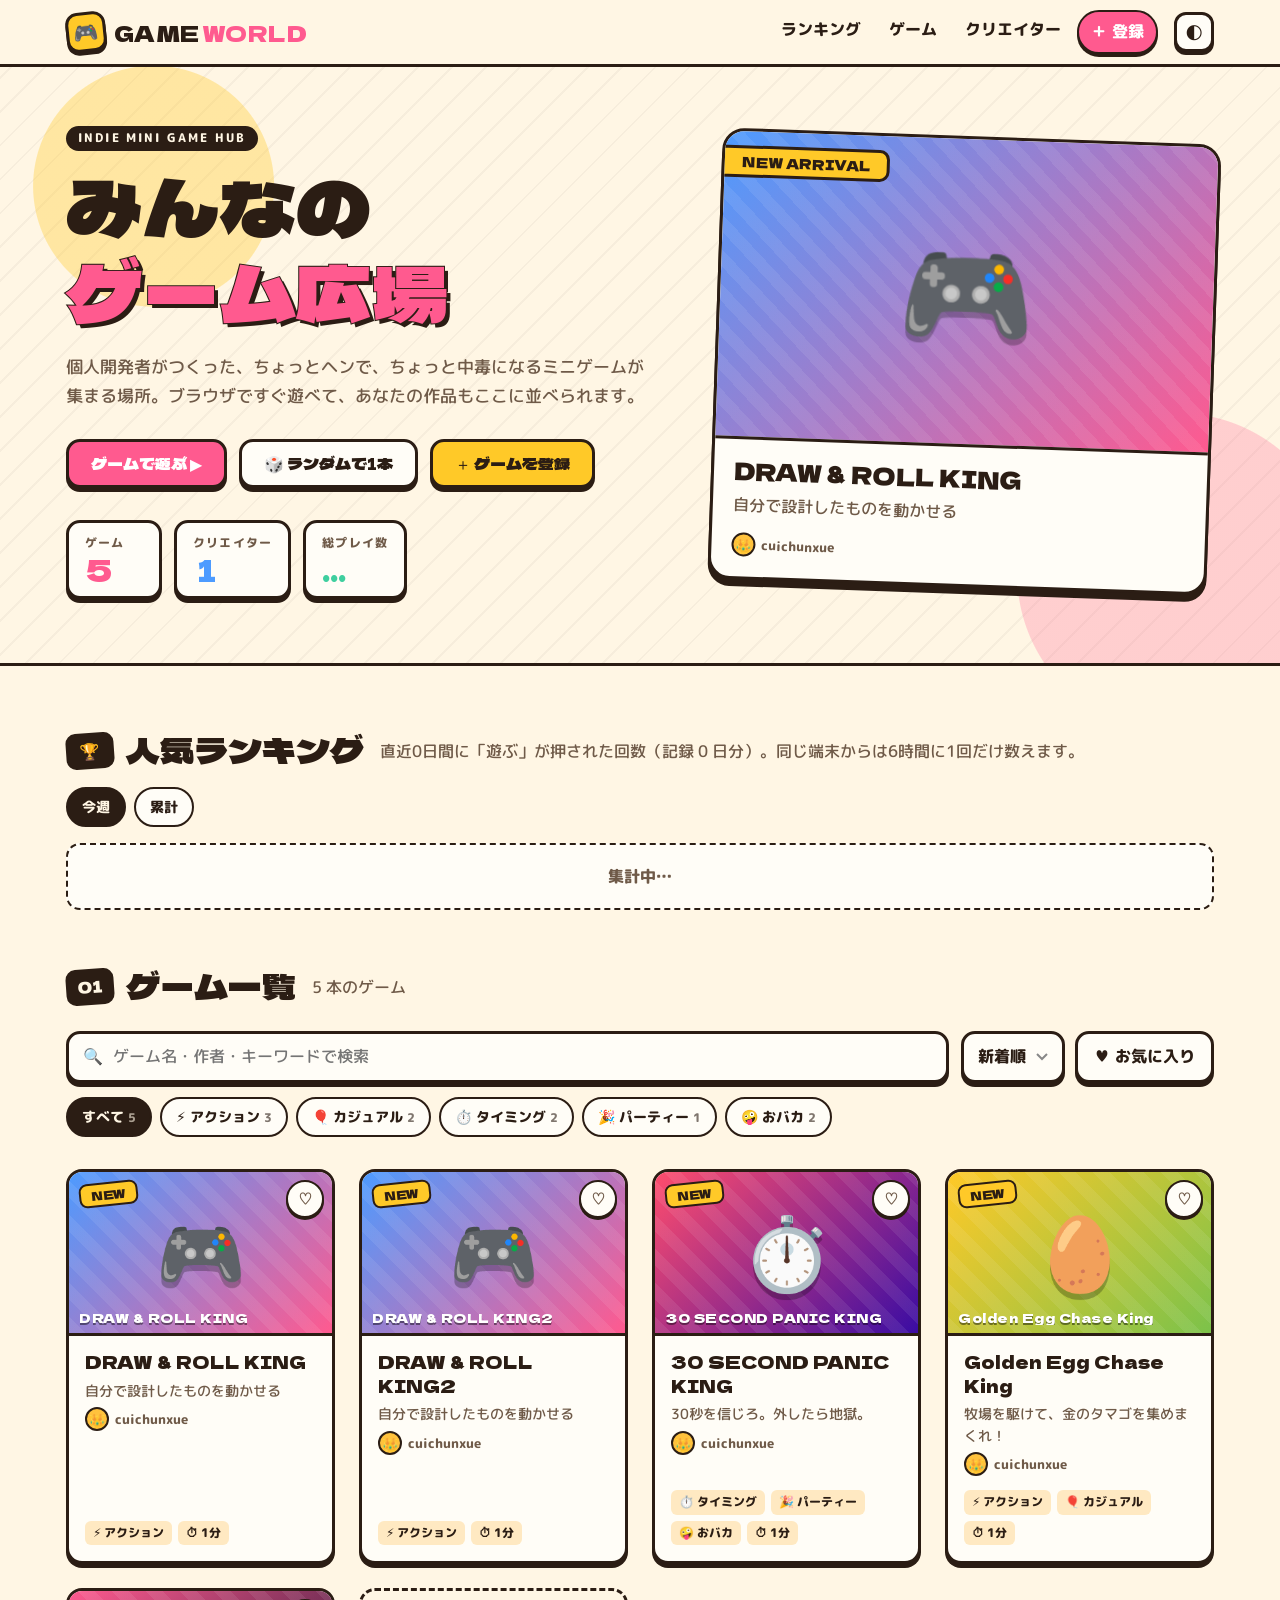
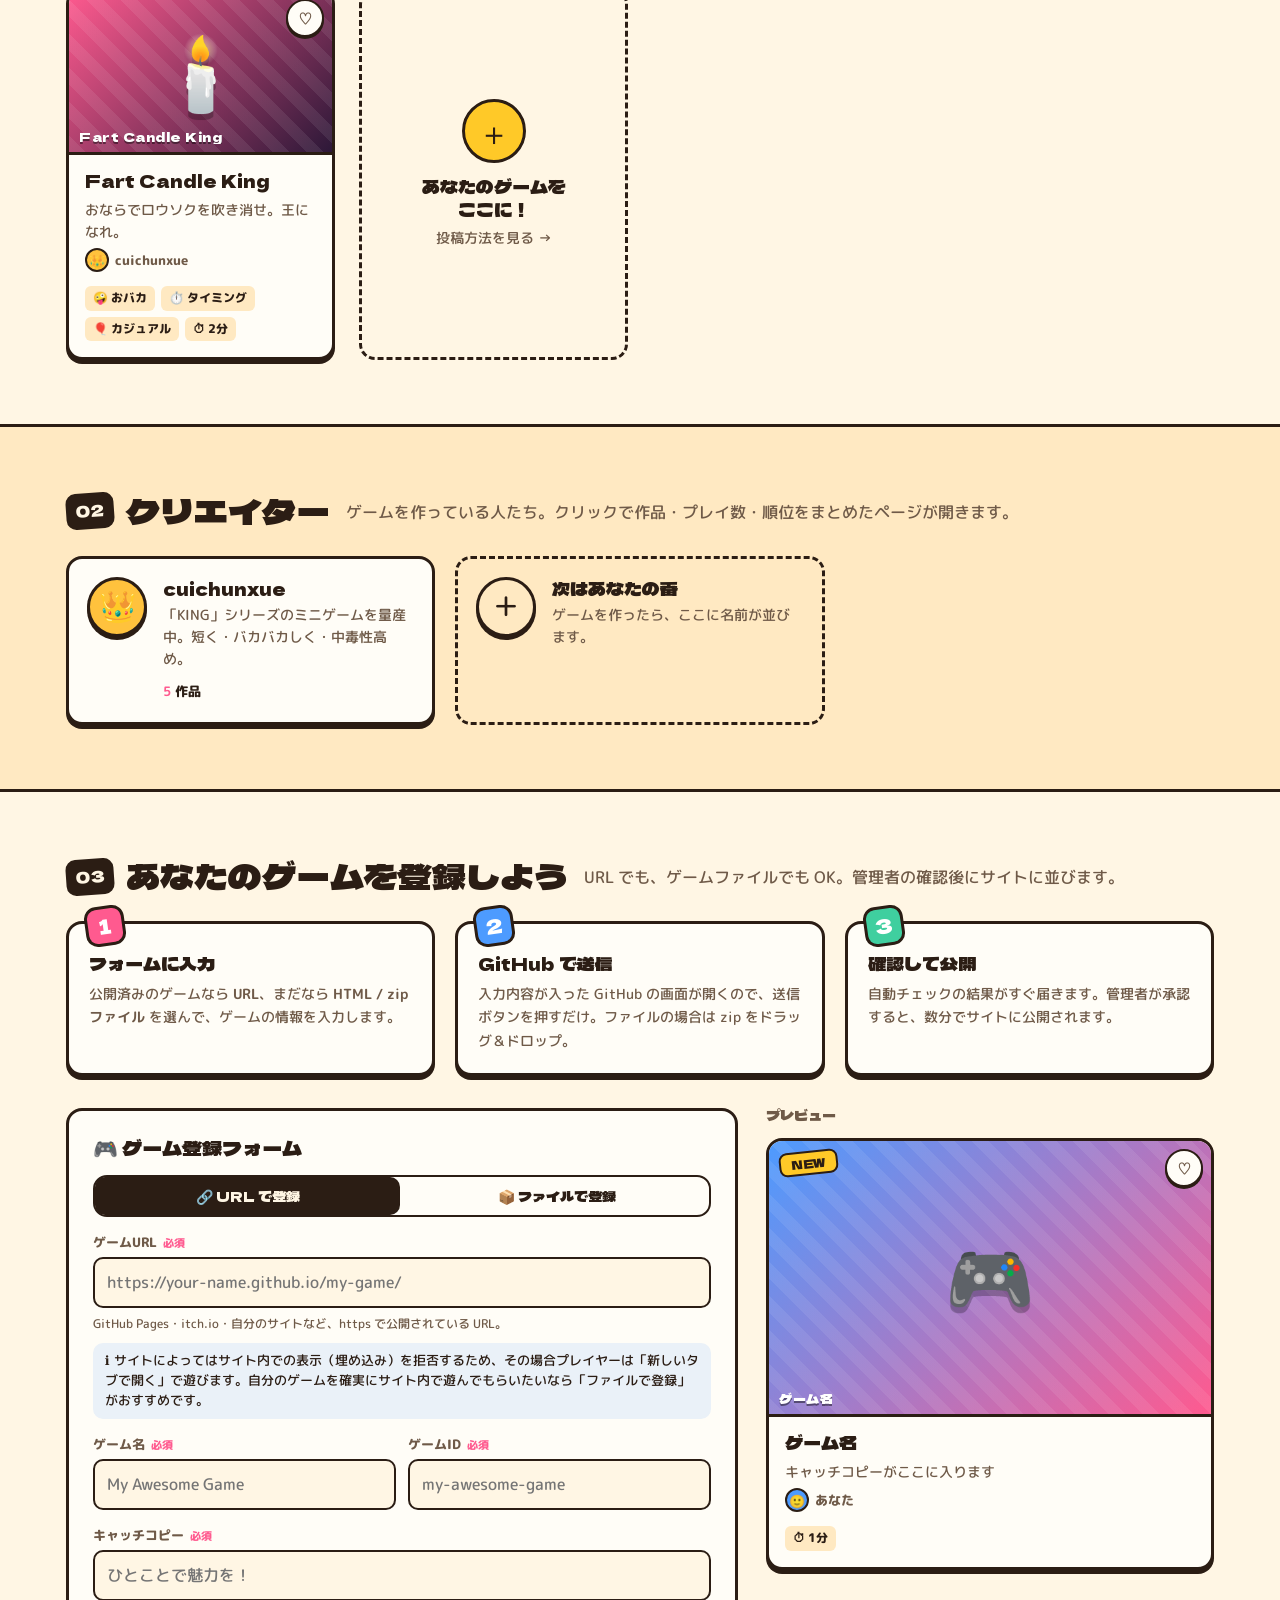
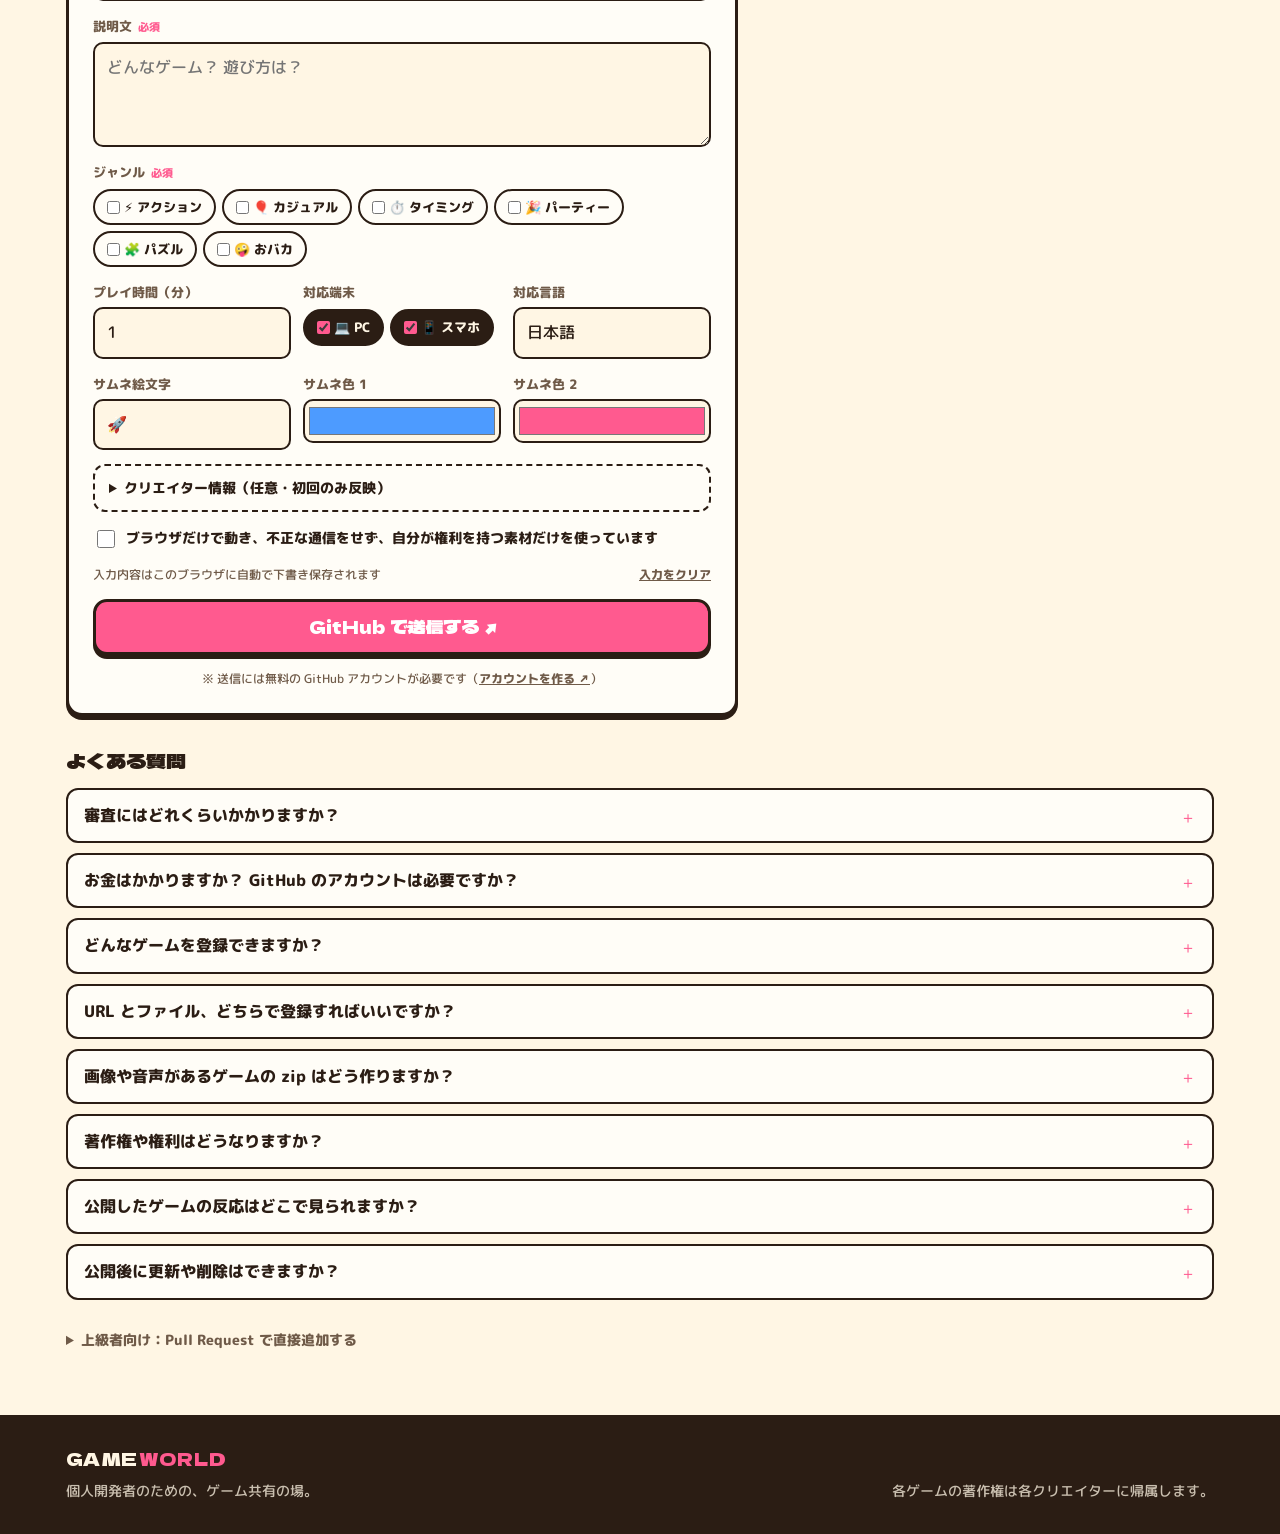
<file: index.html>
<!doctype html>
<html lang="ja">
<head>
<meta charset="utf-8">
<meta name="viewport" content="width=device-width, initial-scale=1, viewport-fit=cover">
<title>GAME WORLD｜みんなのゲーム広場</title>
<meta name="description" content="個人開発者たちのミニゲームが集まる広場。遊んで、見つけて、あなたの作品も投稿しよう。">
<meta property="og:title" content="GAME WORLD｜みんなのゲーム広場">
<meta property="og:description" content="個人開発者たちのミニゲームが集まる広場。遊んで、見つけて、あなたの作品も投稿しよう。">
<link rel="icon" href="data:image/svg+xml,<svg xmlns='http://www.w3.org/2000/svg' viewBox='0 0 100 100'><text y='.9em' font-size='90'>🎮</text></svg>">
<link rel="preconnect" href="https://fonts.googleapis.com">
<link rel="preconnect" href="https://fonts.gstatic.com" crossorigin>
<link rel="stylesheet" href="https://fonts.googleapis.com/css2?family=Dela+Gothic+One&family=M+PLUS+Rounded+1c:wght@500;800&display=swap">
<link rel="stylesheet" href="assets/style.css">
</head>
<body>
<a class="skip" href="#games">メインへスキップ</a>

<header class="site-header">
  <div class="wrap header-in">
    <a class="logo" href="#top" aria-label="GAME WORLD トップへ">
      <span class="logo-mark">🎮</span>
      <span class="logo-text">GAME<b>WORLD</b></span>
    </a>
    <nav class="nav" aria-label="メイン">
      <a href="#ranking">ランキング</a>
      <a href="#games">ゲーム</a>
      <a href="#creators">クリエイター</a>
      <a href="#submit" class="nav-cta">＋ 登録</a>
    </nav>
    <button class="icon-btn" id="themeBtn" type="button" aria-label="ライト／ダーク切り替え">🌓</button>
  </div>
</header>

<main id="top">
  <!-- HERO -->
  <section class="hero">
    <div class="wrap hero-in">
      <div class="hero-copy">
        <p class="eyebrow">INDIE MINI GAME HUB</p>
        <h1>みんなの<br><span class="hl">ゲーム広場</span></h1>
        <p class="lead">個人開発者がつくった、ちょっとヘンで、ちょっと中毒になるミニゲームが集まる場所。ブラウザですぐ遊べて、あなたの作品もここに並べられます。</p>
        <div class="hero-cta">
          <a class="btn btn-primary" href="#games">ゲームで遊ぶ ▶</a>
          <button class="btn" id="randomBtn" type="button">🎲 ランダムで1本</button>
          <a class="btn btn-yolk" href="#submit">＋ ゲームを登録</a>
        </div>
        <dl class="stats">
          <div><dt>ゲーム</dt><dd id="statGames">0</dd></div>
          <div><dt>クリエイター</dt><dd id="statCreators">0</dd></div>
          <div><dt>総プレイ数</dt><dd id="statPlays">–</dd></div>
        </dl>
      </div>
      <div class="hero-pick" id="pick" aria-live="polite"></div>
    </div>
  </section>

  <!-- RANKING -->
  <section class="section rank-sec" id="ranking">
    <div class="wrap">
      <div class="sec-head">
        <h2><span class="tag-num">🏆</span>人気ランキング</h2>
        <p class="sec-sub" id="rankSub">「遊ぶ」が押された回数。同じ端末からは6時間に1回だけ数えます。</p>
      </div>
      <div class="rank-tabs" role="tablist" aria-label="ランキングの期間">
        <button class="chip" type="button" role="tab" data-period="week" aria-pressed="true">今週</button>
        <button class="chip" type="button" role="tab" data-period="all" aria-pressed="false">累計</button>
      </div>
      <ol class="ranking" id="rankList" aria-live="polite"></ol>
    </div>
  </section>

  <!-- GAMES -->
  <section class="section" id="games">
    <div class="wrap">
      <div class="sec-head">
        <h2><span class="tag-num">01</span>ゲーム一覧</h2>
        <p class="sec-sub" id="resultCount"></p>
      </div>

      <div class="toolbar">
        <label class="search">
          <span aria-hidden="true">🔍</span>
          <input id="q" type="search" placeholder="ゲーム名・作者・キーワードで検索" autocomplete="off">
        </label>
        <div class="tool-right">
          <label class="select">
            <span class="sr">並び替え</span>
            <select id="sort">
              <option value="new">新着順</option>
              <option value="popular">人気順</option>
              <option value="old">古い順</option>
              <option value="name">名前順</option>
              <option value="short">短い順</option>
            </select>
          </label>
          <button class="chip-btn" id="favOnly" type="button" aria-pressed="false">♥ お気に入り</button>
        </div>
      </div>
      <div class="chips" id="genreChips" role="group" aria-label="ジャンルで絞り込み"></div>
      <div class="active-filter" id="activeFilter" hidden></div>

      <div class="grid" id="grid"></div>
      <p class="empty" id="empty" hidden>条件に合うゲームが見つかりませんでした 😢</p>
    </div>
  </section>

  <!-- CREATORS -->
  <section class="section alt" id="creators">
    <div class="wrap">
      <div class="sec-head">
        <h2><span class="tag-num">02</span>クリエイター</h2>
        <p class="sec-sub">ゲームを作っている人たち。クリックで作品・プレイ数・順位をまとめたページが開きます。</p>
      </div>
      <div class="creators" id="creatorList"></div>
    </div>
  </section>

  <!-- SUBMIT -->
  <section class="section" id="submit">
    <div class="wrap">
      <div class="sec-head">
        <h2><span class="tag-num">03</span>あなたのゲームを登録しよう</h2>
        <p class="sec-sub">URL でも、ゲームファイルでも OK。管理者の確認後にサイトに並びます。</p>
      </div>
      <ol class="steps">
        <li>
          <span class="step-n">1</span>
          <h3>フォームに入力</h3>
          <p>公開済みのゲームなら <b>URL</b>、まだなら <b>HTML / zip ファイル</b> を選んで、ゲームの情報を入力します。</p>
        </li>
        <li>
          <span class="step-n">2</span>
          <h3>GitHub で送信</h3>
          <p>入力内容が入った GitHub の画面が開くので、送信ボタンを押すだけ。ファイルの場合は zip をドラッグ＆ドロップ。</p>
        </li>
        <li>
          <span class="step-n">3</span>
          <h3>確認して公開</h3>
          <p>自動チェックの結果がすぐ届きます。管理者が承認すると、数分でサイトに公開されます。</p>
        </li>
      </ol>

      <div class="reg">
        <form class="reg-form card-box" id="regForm" novalidate>
          <h3>🎮 ゲーム登録フォーム</h3>

          <fieldset class="seg" role="radiogroup" aria-label="登録方法">
            <label><input type="radio" name="source" value="url" checked><span>🔗 URL で登録</span></label>
            <label><input type="radio" name="source" value="file"><span>📦 ファイルで登録</span></label>
          </fieldset>

          <div class="src-panel" data-src="url">
            <label><span>ゲームURL <em>必須</em></span>
              <input name="url" type="url" inputmode="url" placeholder="https://your-name.github.io/my-game/">
            </label>
            <p class="hint">GitHub Pages・itch.io・自分のサイトなど、https で公開されている URL。</p>
            <p class="note">ℹ️ サイトによってはサイト内での表示（埋め込み）を拒否するため、その場合プレイヤーは「新しいタブで開く」で遊びます。自分のゲームを確実にサイト内で遊んでもらいたいなら「ファイルで登録」がおすすめです。</p>
          </div>

          <div class="src-panel" data-src="file" hidden>
            <label class="drop" id="drop">
              <input type="file" id="fileInput" accept=".html,.htm,.zip,text/html,application/zip">
              <span class="drop-ico">📦</span>
              <span class="drop-main">HTML または zip をここにドロップ</span>
              <span class="drop-sub">またはクリックして選択（20MB まで）</span>
            </label>
            <div class="file-status" id="fileStatus" hidden></div>
            <p class="hint">HTML 1枚のゲームはそのまま選べば自動で zip にします。画像や音声がある場合は、<code>index.html</code> を含むフォルダごと zip にしてください。</p>
          </div>

          <div class="row2">
            <label><span>ゲーム名 <em>必須</em></span><input name="title" maxlength="60" placeholder="My Awesome Game"></label>
            <label><span>ゲームID <em>必須</em></span><input name="id" maxlength="40" placeholder="my-awesome-game" autocapitalize="off" spellcheck="false"></label>
          </div>
          <label><span>キャッチコピー <em>必須</em></span><input name="catch" maxlength="60" placeholder="ひとことで魅力を！"></label>
          <label><span>説明文 <em>必須</em></span><textarea name="desc" rows="3" maxlength="600" placeholder="どんなゲーム？ 遊び方は？"></textarea></label>

          <fieldset>
            <legend>ジャンル <em>必須</em></legend>
            <div class="pills" id="regGenres"></div>
          </fieldset>

          <div class="row3">
            <label>プレイ時間（分）<input name="minutes" type="number" min="1" max="120" value="1"></label>
            <fieldset>
              <legend>対応端末</legend>
              <div class="pills">
                <label><input type="checkbox" name="devices" value="pc" checked>💻 PC</label>
                <label><input type="checkbox" name="devices" value="mobile" checked>📱 スマホ</label>
              </div>
            </fieldset>
            <label>対応言語<input name="langs" value="日本語" placeholder="日本語, English"></label>
          </div>

          <div class="row3">
            <label>サムネ絵文字<input name="emoji" maxlength="8" placeholder="🚀"></label>
            <label>サムネ色 1<input name="c1" type="color" value="#4d9bff"></label>
            <label>サムネ色 2<input name="c2" type="color" value="#ff5a8f"></label>
          </div>

          <details class="more">
            <summary>クリエイター情報（任意・初回のみ反映）</summary>
            <div class="row2">
              <label>表示名<input name="creator_name" maxlength="30" placeholder="空欄なら GitHub ユーザー名"></label>
              <label>アバター絵文字<input name="creator_avatar" maxlength="8" placeholder="😎"></label>
            </div>
            <label>自己紹介<textarea name="creator_bio" rows="2" maxlength="120" placeholder="どんなゲームを作っていますか？"></textarea></label>
          </details>

          <label class="agree"><input type="checkbox" name="agree"> ブラウザだけで動き、不正な通信をせず、自分が権利を持つ素材だけを使っています</label>

          <div class="form-errors" id="formErrors" role="alert" hidden></div>
          <div class="draft-bar">
            <span id="draftState" class="hint">入力内容はこのブラウザに自動で下書き保存されます</span>
            <button class="link-btn" type="button" id="clearDraft">入力をクリア</button>
          </div>
          <button class="btn btn-primary btn-wide" type="submit">GitHub で送信する ↗</button>
          <p class="hint center">※ 送信には無料の GitHub アカウントが必要です（<a href="https://github.com/signup" target="_blank" rel="noopener">アカウントを作る ↗</a>）</p>
        </form>

        <aside class="reg-side">
          <p class="side-label">プレビュー</p>
          <div id="regPreview" class="reg-preview"></div>
          <div class="next card-box" id="nextSteps" hidden></div>
        </aside>
      </div>

      <div class="faq">
        <h3 class="faq-title">よくある質問</h3>
        <details>
          <summary>審査にはどれくらいかかりますか？</summary>
          <p>自動チェックは送信から数十秒で終わり、結果が Issue にコメントされます。その後の管理者による確認は、目安として <b><span data-review-days>3</span> 日以内</b>です。公開されると Issue にコメントが付き、GitHub から通知メールが届きます。</p>
        </details>
        <details>
          <summary>お金はかかりますか？ GitHub のアカウントは必要ですか？</summary>
          <p>登録も掲載も無料です。送信には GitHub のアカウント（無料）が必要です。お持ちでない場合は <a href="https://github.com/signup" target="_blank" rel="noopener">github.com/signup</a> から数分で作れます。</p>
        </details>
        <details>
          <summary>どんなゲームを登録できますか？</summary>
          <p>ブラウザだけで動く HTML / JavaScript のゲームです。ファイルで登録する場合は zip で 20MB まで（展開後 50MB・500 ファイルまで）、中に <code>index.html</code> が必要です。外部への不正な通信や個人情報の収集をするもの、他人の権利を侵害するものは登録できません。</p>
        </details>
        <details>
          <summary>URL とファイル、どちらで登録すればいいですか？</summary>
          <p>すでに自分のサイトや itch.io などで公開しているなら URL が手軽です。ただしサイトによってはサイト内での表示を拒否するため、その場合は新しいタブで開いて遊ぶ形になります。まだ公開していない、またはサイト内で確実に遊んでほしい場合はファイルで登録してください。</p>
        </details>
        <details>
          <summary>画像や音声があるゲームの zip はどう作りますか？</summary>
          <p><b>Windows:</b> ゲームのフォルダを右クリック →「圧縮先」→「ZIP ファイル」。<b>Mac:</b> フォルダを右クリック →「"フォルダ名"を圧縮」。フォルダの中に <code>index.html</code> がある状態で圧縮してください。</p>
        </details>
        <details>
          <summary>著作権や権利はどうなりますか？</summary>
          <p>ゲームの著作権は作者のあなたに残ります。GAME WORLD はサイト上での掲載・配信のためにだけ使います。ファイル登録の場合、ゲームのファイルはこのサイトの公開リポジトリに保存されるため、誰でも中身を見られる点にご注意ください。</p>
        </details>
        <details>
          <summary>公開したゲームの反応はどこで見られますか？</summary>
          <p>「クリエイター」欄で自分の名前を押すと、<b>あなたのページ</b>が開きます。作品ごとのプレイ数、全体での順位、プレイヤーからのリアクション（😂 🔥 👍）を1画面で確認できます。公開完了のコメントにもリンクが載っているので、ブックマークしておくと便利です。</p>
        </details>
        <details>
          <summary>公開後に更新や削除はできますか？</summary>
          <p><b>削除：</b>サイトのゲーム詳細の下にある「このゲームの削除を依頼」から送信してください。登録したときと同じ GitHub アカウントで送ると、<b>自動ですぐに削除</b>されます。作者以外の方からの依頼（権利侵害の報告など）は、管理者が確認してから対応します。<br><b>更新：</b>いったん削除してから、同じゲームID で登録し直してください。</p>
        </details>
      </div>

      <details class="advanced">
        <summary>上級者向け：Pull Request で直接追加する</summary>
        <p>リポジトリを Fork し、<code>games/&lt;ゲームID&gt;/</code> にゲームを置いて <code>games.js</code> の <code>GAMES</code> に1件追加し、Pull Request を送ってください。詳しくは README を参照。</p>
      </details>
    </div>
  </section>
</main>

<footer class="site-footer">
  <div class="wrap footer-in">
    <div>
      <span class="logo-text small">GAME<b>WORLD</b></span>
      <p>個人開発者のための、ゲーム共有の場。</p>
    </div>
    <p class="copy">各ゲームの著作権は各クリエイターに帰属します。</p>
  </div>
</footer>

<!-- 詳細モーダル -->
<dialog class="modal" id="detail" aria-labelledby="dTitle">
  <div class="modal-body" id="detailBody"></div>
</dialog>

<!-- クリエイターページ -->
<dialog class="modal creator-modal" id="creatorDlg" aria-labelledby="cTitle">
  <div class="modal-body" id="creatorBody"></div>
</dialog>

<!-- プレイヤー -->
<div class="player" id="player" hidden>
  <div class="player-bar">
    <button class="icon-btn" id="closePlayer" type="button" aria-label="閉じる">✕</button>
    <strong id="playerTitle"></strong>
    <div class="player-actions">
      <button class="icon-btn" id="fsBtn" type="button" aria-label="全画面">⛶</button>
      <a class="icon-btn" id="newTab" target="_blank" rel="noopener" aria-label="新しいタブで開く">↗</a>
    </div>
  </div>
  <div class="player-hint" id="playerHint" hidden>
    <span>外部サイトのゲームです。画面が真っ白なままの場合は</span>
    <a id="hintNewTab" target="_blank" rel="noopener">新しいタブで開く ↗</a>
  </div>
  <iframe id="frame" title="ゲーム" allow="autoplay; fullscreen; gamepad" allowfullscreen></iframe>
</div>

<div class="toast" id="toast" role="status" aria-live="polite"></div>

<script src="games.js"></script>
<script src="community.js"></script>
<script src="assets/app.js"></script>
</body>
</html>
</file>
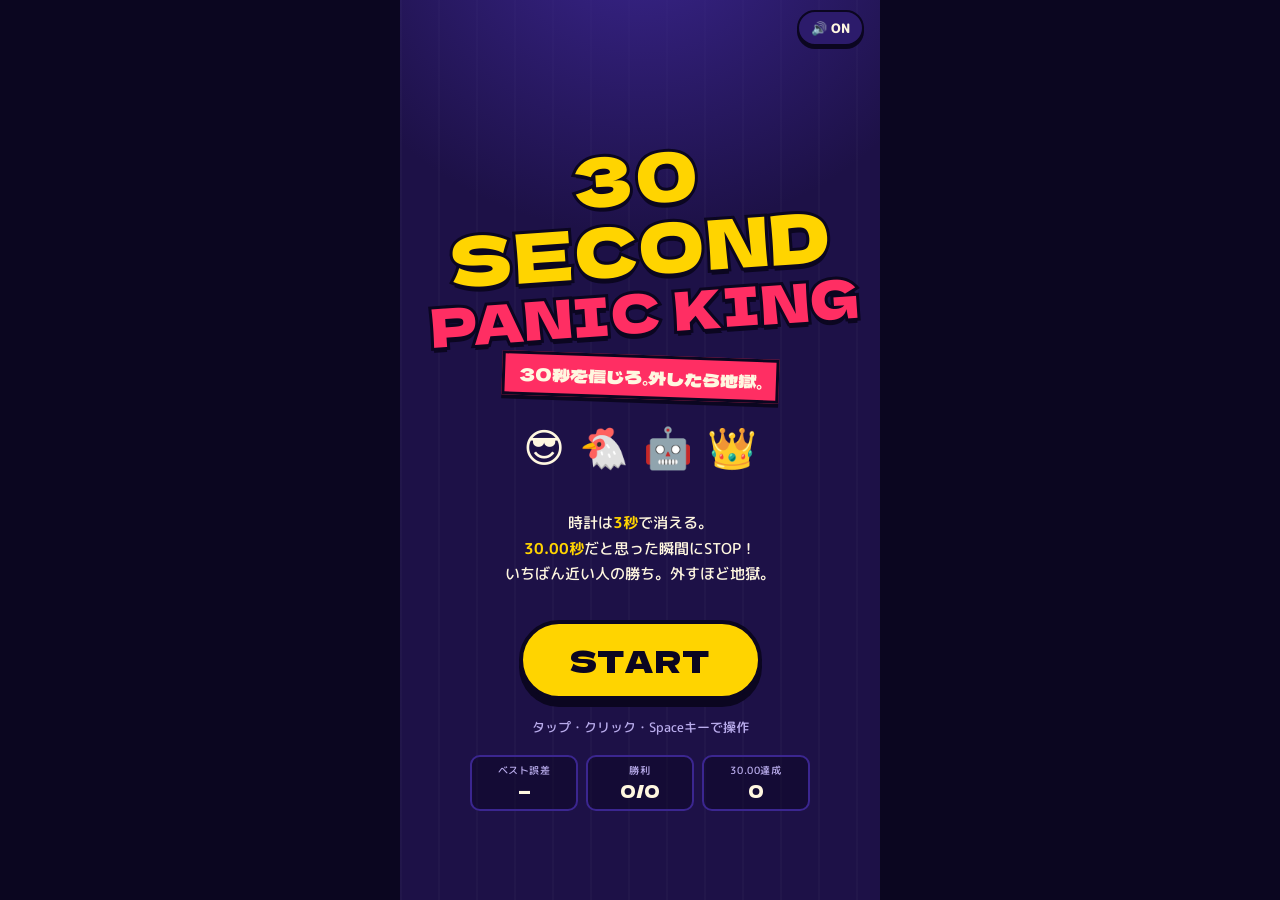
<file: games/30-second-panic-king/index.html>
<!doctype html>
<html lang="ja">
<head>
<meta charset="utf-8">
<meta name="viewport" content="width=device-width,initial-scale=1,viewport-fit=cover,user-scalable=no">
<title>30 SECOND PANIC KING</title>
<meta name="claude:viewport-fit-sides" content="cover">
<link rel="preconnect" href="https://fonts.googleapis.com">
<link rel="stylesheet" href="https://fonts.googleapis.com/css2?family=Dela+Gothic+One&family=M+PLUS+Rounded+1c:wght@500;800&display=swap">
<style>
/* Layout: one-screen variety-show stage — telop header, 2x2 contestant booths, giant hidden clock, a STOP button that fills the thumb zone */
:root{
  --stage:#1d1147; --stage-2:#2c1b6b; --stage-3:#3b2690;
  --ink:#fff7e0; --muted:#b9acec;
  --telop:#ffd400; --hot:#ff2e63; --cyan:#2ee6d6; --edge:#0b0620;
  --gold:#ffc83d;
  --f-display:"Dela Gothic One","Hiragino Sans","Yu Gothic",system-ui,sans-serif;
  --f-body:"M PLUS Rounded 1c","Hiragino Maru Gothic ProN","Hiragino Sans","Yu Gothic",system-ui,sans-serif;
  color-scheme:dark;
}
*{box-sizing:border-box}
html,body{height:100%;overflow:hidden}
body{margin:0;background:var(--edge);color:var(--ink);font-family:var(--f-body);font-weight:500;
  -webkit-user-select:none;user-select:none;-webkit-touch-callout:none;touch-action:none;-webkit-tap-highlight-color:transparent}
button{font:inherit;color:inherit;cursor:pointer;border:0;background:none;touch-action:manipulation}
button:focus-visible,a:focus-visible{outline:3px solid var(--cyan);outline-offset:3px}

#app{position:relative;height:100%;max-width:480px;margin:0 auto;overflow:hidden;
  background:
    radial-gradient(120% 60% at 50% -10%, var(--stage-3) 0%, transparent 60%),
    repeating-linear-gradient(90deg, rgba(255,255,255,.025) 0 2px, transparent 2px 38px),
    var(--stage);
  display:flex;flex-direction:column}
.gut{padding-left:max(16px,env(safe-area-inset-left,0px));padding-right:max(16px,env(safe-area-inset-right,0px))}

.telop{font-family:var(--f-display);color:var(--telop);-webkit-text-stroke:6px var(--edge);paint-order:stroke fill;
  text-shadow:0 5px 0 var(--edge);letter-spacing:.02em;line-height:1.05}
.telop.pink{color:var(--hot)} .telop.white{color:var(--ink)} .telop.cyan{color:var(--cyan)}

/* top bar */
.bar{display:flex;align-items:center;justify-content:space-between;gap:8px;padding-block:10px 4px}
.bar .logo{font-size:15px;-webkit-text-stroke:4px var(--edge);text-shadow:0 3px 0 var(--edge)}
.bar .round{font-family:var(--f-display);font-size:12px;color:var(--muted);letter-spacing:.12em}
.iconbtn{min-width:44px;height:36px;border-radius:18px;background:var(--stage-2);border:2px solid var(--edge);
  font-size:13px;font-weight:800;padding:0 12px;box-shadow:0 3px 0 var(--edge)}

/* screens */
.screen{flex:1;display:flex;flex-direction:column;min-height:0}
.screen[hidden]{display:none!important}

/* title */
.title-wrap{flex:1;display:flex;flex-direction:column;justify-content:center;align-items:center;text-align:center;gap:18px;padding-block:12px}
.big-logo{font-size:clamp(44px,15vw,68px);transform:rotate(-4deg)}
.big-logo span{display:block}
.big-logo .l2{color:var(--hot);font-size:.78em}
.catch{font-family:var(--f-display);font-size:18px;background:var(--hot);color:var(--ink);padding:6px 14px;transform:rotate(2deg);
  border:3px solid var(--edge);box-shadow:0 4px 0 var(--edge)}
.howto{max-width:30ch;line-height:1.7;font-size:15px;color:var(--ink)}
.howto b{color:var(--telop)}
.lineup{display:flex;gap:14px;font-size:40px}
.lineup span{animation:bob 1.6s ease-in-out infinite}
.lineup span:nth-child(2){animation-delay:.2s}.lineup span:nth-child(3){animation-delay:.4s}.lineup span:nth-child(4){animation-delay:.6s}
@keyframes bob{50%{transform:translateY(-6px)}}
.recs{display:grid;grid-template-columns:repeat(3,1fr);gap:8px;width:100%;max-width:340px}
.rec{background:rgba(11,6,32,.45);border:2px solid var(--stage-3);border-radius:10px;padding:6px 4px}
.rec .k{font-size:10px;color:var(--muted);letter-spacing:.06em}
.rec .v{font-family:var(--f-display);font-size:17px;font-variant-numeric:tabular-nums}

.cta{font-family:var(--f-display);font-size:30px;letter-spacing:.06em;color:var(--edge);background:var(--telop);
  border:4px solid var(--edge);border-radius:999px;padding:14px 46px;box-shadow:0 7px 0 var(--edge);transition:transform .06s}
.cta:active{transform:translateY(5px);box-shadow:0 2px 0 var(--edge)}
.sub{font-size:13px;color:var(--muted)}

/* game */
.booths{display:grid;grid-template-columns:1fr 1fr;gap:10px;padding-block:6px}
.booth{position:relative;background:var(--stage-2);border:3px solid var(--edge);border-radius:14px;padding:10px 8px 8px;
  display:grid;grid-template-columns:auto 1fr;align-items:center;gap:2px 8px;box-shadow:0 4px 0 var(--edge)}
.booth.you{background:linear-gradient(180deg,#4a2a9c,var(--stage-2))}
.face{grid-row:1/3;font-size:40px;line-height:1;display:inline-block;transform-origin:50% 90%}
.bname{font-family:var(--f-display);font-size:13px;letter-spacing:.05em}
.bstat{font-family:var(--f-display);font-size:14px;color:var(--cyan);font-variant-numeric:tabular-nums}
.bubble{position:absolute;left:50%;top:-12px;transform:translateX(-50%) scale(0);transform-origin:50% 100%;white-space:nowrap;
  background:var(--ink);color:var(--edge);font-weight:800;font-size:12px;padding:3px 9px;border-radius:12px;border:2px solid var(--edge);
  transition:transform .18s cubic-bezier(.3,1.6,.6,1);z-index:2;max-width:96%;overflow:hidden;text-overflow:ellipsis}
.bubble.show{transform:translateX(-50%) scale(1)}
.bubble.press{background:var(--hot);color:var(--ink)}
.face.press{animation:press .35s ease-out}
@keyframes press{30%{transform:scale(.8) translateY(6px)}100%{transform:scale(1)}}
.anx .face{animation:wobble .5s ease-in-out infinite alternate}
.anx .booth::after{content:"💦";position:absolute;right:6px;top:4px;font-size:16px;animation:drip 1.4s ease-in infinite}
@keyframes wobble{from{transform:rotate(-5deg)}to{transform:rotate(5deg)}}
@keyframes drip{0%{transform:translateY(-4px);opacity:0}30%{opacity:1}100%{transform:translateY(16px);opacity:0}}

.clock{flex:1;display:flex;flex-direction:column;align-items:center;justify-content:center;gap:4px;min-height:0;position:relative}
.target{font-family:var(--f-display);font-size:13px;letter-spacing:.2em;color:var(--muted)}
.target b{color:var(--telop);font-size:18px;letter-spacing:.04em}
.digits{font-family:var(--f-display);font-size:clamp(72px,24vw,112px);line-height:1;font-variant-numeric:tabular-nums;color:var(--ink);
  -webkit-text-stroke:8px var(--edge);paint-order:stroke fill;text-shadow:0 7px 0 var(--edge)}
.digits.hidden-t{color:var(--hot)}
.hint{font-size:14px;color:var(--muted);min-height:1.4em;text-align:center}
.stamp{position:absolute;inset:0;display:flex;align-items:center;justify-content:center;pointer-events:none;font-size:84px;opacity:0}
.stamp.on{animation:stamp .5s cubic-bezier(.2,1.6,.4,1) forwards}
@keyframes stamp{0%{opacity:0;transform:scale(2.4) rotate(-14deg)}100%{opacity:1;transform:scale(1) rotate(-8deg)}}

.stopzone{padding-block:8px calc(14px + env(safe-area-inset-bottom,0px))}
#stopBtn{width:100%;height:clamp(110px,22vh,170px);border-radius:28px;background:var(--hot);border:5px solid var(--edge);
  box-shadow:0 10px 0 var(--edge), inset 0 -10px 0 rgba(0,0,0,.18);display:flex;flex-direction:column;align-items:center;justify-content:center;gap:2px;transition:transform .05s, box-shadow .05s}
#stopBtn .s1{font-family:var(--f-display);font-size:52px;color:var(--ink);-webkit-text-stroke:6px var(--edge);paint-order:stroke fill;line-height:1}
#stopBtn .s2{font-size:13px;font-weight:800;color:var(--ink)}
#stopBtn:disabled{filter:grayscale(.75) brightness(.7);cursor:default}
#stopBtn.down{transform:translateY(8px);box-shadow:0 2px 0 var(--edge), inset 0 -4px 0 rgba(0,0,0,.18)}

/* tension vignette */
.veil{position:absolute;inset:0;pointer-events:none;opacity:0;transition:opacity 2.5s ease;
  background:radial-gradient(70% 55% at 50% 50%, transparent 30%, rgba(5,0,15,.82) 100%)}
.tension .veil{opacity:1}
.flash{position:absolute;inset:0;background:var(--ink);opacity:0;pointer-events:none}
.flash.on{animation:flash .35s ease-out}
@keyframes flash{0%{opacity:.85}100%{opacity:0}}
.shake{animation:shake .45s linear}
.shake-big{animation:shake 1s linear}
@keyframes shake{10%,50%,90%{transform:translate(-6px,3px)}30%,70%{transform:translate(6px,-3px)}100%{transform:none}}

/* overlay (reveal / penalty / card / void) */
.ov{position:absolute;inset:0;z-index:20;display:flex;flex-direction:column;background:rgba(11,6,32,.92);overflow-y:auto;overflow-x:hidden;touch-action:pan-y}
.ov[hidden]{display:none!important}
.reveal{flex:1;display:flex;flex-direction:column;justify-content:center;gap:12px;padding-block:20px}
.reveal h2{margin:0;text-align:center;font-size:30px}
.rows{display:flex;flex-direction:column;gap:8px}
.row{display:grid;grid-template-columns:34px 44px 1fr auto;align-items:center;gap:8px;background:var(--stage-2);border:3px solid var(--edge);border-radius:12px;
  padding:8px 12px;box-shadow:0 4px 0 var(--edge);opacity:0;transform:translateX(40px)}
.row.in{opacity:1;transform:none;transition:all .28s cubic-bezier(.3,1.5,.6,1)}
.row.win{background:var(--telop);color:var(--edge)}
.row.me{outline:3px solid var(--cyan);outline-offset:-6px}
.row .rk{font-family:var(--f-display);font-size:20px;text-align:center}
.row .fc{font-size:32px;text-align:center}
.row .nm{font-family:var(--f-display);font-size:14px;min-width:0}
.row .tm{text-align:right;font-variant-numeric:tabular-nums}
.row .tm b{font-family:var(--f-display);font-size:22px;display:block}
.row .tm small{font-size:12px;font-weight:800;opacity:.8}
.winner-line{text-align:center;font-size:28px;min-height:1.2em;opacity:0}
.winner-line.on{animation:stamp .45s cubic-bezier(.2,1.6,.4,1) forwards}
.tapnote{text-align:center;font-size:12px;color:var(--muted)}

/* penalty stage */
.pstage{position:absolute;inset:0;z-index:30;overflow:hidden;
  background:radial-gradient(45% 38% at 50% 46%, #5a3bc4 0%, var(--stage) 70%, var(--edge) 100%)}
.pstage[hidden]{display:none!important}
.pstage.gold{background:radial-gradient(50% 42% at 50% 46%, #fff3b0 0%, var(--gold) 45%, #8a5a00 100%)}
.pstage.space{background:radial-gradient(60% 50% at 50% 30%, #1a1450 0%, #05031a 80%)}
.victim{position:absolute;left:50%;top:44%;font-size:120px;line-height:1;transform:translate(-50%,-50%);transition:transform .5s}
.fx{position:absolute;line-height:1;pointer-events:none}
.pcap{position:absolute;left:0;right:0;bottom:calc(64px + env(safe-area-inset-bottom,0px));text-align:center;display:flex;flex-direction:column;gap:8px;align-items:center}
.pcap .lv{font-size:40px}
.pcap .cp{font-family:var(--f-display);font-size:18px;background:var(--ink);color:var(--edge);padding:6px 14px;border:3px solid var(--edge);border-radius:6px;max-width:90%}
.pcap > *{opacity:0;transform:scale(.6)}
.pcap.on > *{opacity:1;transform:none;transition:all .3s cubic-bezier(.3,1.6,.6,1)}
.skip{position:absolute;right:max(16px,env(safe-area-inset-right,0px));bottom:calc(16px + env(safe-area-inset-bottom,0px));font-size:13px;font-weight:800;
  background:rgba(11,6,32,.6);border:2px solid var(--muted);border-radius:999px;padding:8px 16px}
.gagcap{position:absolute;left:0;right:0;top:calc(14% + env(safe-area-inset-top,0px));text-align:center;font-size:24px}
.basin{width:120px;height:46px;background:linear-gradient(180deg,#fff3a8,var(--gold) 40%,#a87400);border:4px solid var(--edge);
  border-radius:0 0 60px 60px / 0 0 40px 40px;box-shadow:inset 0 6px 0 rgba(255,255,255,.5)}
.splat{width:120px;height:90px;background:var(--ink);border-radius:50% 46% 52% 44%;box-shadow:0 0 0 4px var(--edge)}
.confetti{position:absolute;top:-20px;width:10px;height:16px;animation:fall var(--d) linear forwards}
@keyframes fall{to{transform:translate(var(--x),110vh) rotate(var(--r))}}

/* card */
.card-wrap{display:flex;flex-direction:column;gap:14px;padding-block:18px 26px}
.rcard{background:var(--stage-2);border:4px solid var(--edge);border-radius:18px;box-shadow:0 8px 0 var(--edge);padding:16px 14px;text-align:center;display:flex;flex-direction:column;gap:6px;align-items:center}
.rcard .brand{font-family:var(--f-display);font-size:12px;letter-spacing:.14em;color:var(--muted)}
.rcard .time{font-size:clamp(56px,18vw,80px);font-variant-numeric:tabular-nums}
.rcard .time small{font-size:.38em}
.rcard .err{font-family:var(--f-display);font-size:20px;color:var(--hot)}
.rcard .emo{font-size:72px;line-height:1.1}
.rcard .cap{font-family:var(--f-display);font-size:18px}
.rcard .q{font-size:13px;color:var(--muted)}
.mini{display:grid;grid-template-columns:repeat(4,1fr);gap:6px;width:100%;margin-top:6px}
.mini div{background:rgba(11,6,32,.45);border-radius:8px;padding:5px 2px;font-size:11px}
.mini div.w{background:var(--telop);color:var(--edge)}
.mini b{display:block;font-family:var(--f-display);font-size:14px;font-variant-numeric:tabular-nums}
.mini .f{font-size:20px}
.newrec{font-family:var(--f-display);font-size:14px;color:var(--edge);background:var(--cyan);padding:3px 10px;border-radius:999px}
.actions{display:grid;grid-template-columns:1fr 1fr;gap:10px}
.actions .cta{grid-column:1/-1;font-size:28px;padding:14px}
.btn2{font-family:var(--f-display);font-size:16px;background:var(--stage-2);border:3px solid var(--edge);border-radius:14px;padding:12px 8px;box-shadow:0 5px 0 var(--edge)}
.btn2:active{transform:translateY(3px);box-shadow:0 2px 0 var(--edge)}
.share{display:flex;flex-direction:column;gap:10px;background:rgba(11,6,32,.5);border:2px dashed var(--stage-3);border-radius:14px;padding:12px}
.share[hidden]{display:none!important}
.share img{width:100%;border-radius:10px;border:3px solid var(--edge);-webkit-touch-callout:default;-webkit-user-select:auto;user-select:auto;pointer-events:auto}
.share textarea{width:100%;height:84px;font:inherit;font-size:13px;background:var(--edge);color:var(--ink);border:2px solid var(--stage-3);border-radius:8px;padding:8px;resize:none;-webkit-user-select:text;user-select:text}
.share .row3{display:grid;grid-template-columns:1fr 1fr 1fr;gap:8px}
.share .btn2{font-size:13px;padding:10px 4px;text-align:center;text-decoration:none;color:var(--ink);display:block}
.toast{min-height:1.3em;font-size:12px;color:var(--cyan);text-align:center}
.stats{display:grid;grid-template-columns:repeat(3,1fr);gap:6px;text-align:center}

.void{flex:1;display:flex;flex-direction:column;align-items:center;justify-content:center;gap:16px;text-align:center;padding-block:20px}

@media (prefers-reduced-motion:reduce){
  .shake,.shake-big,.anx .face,.lineup span{animation:none!important}
  .veil{transition:none}
}
</style>
</head>
<body>

<div id="app">
  <div class="veil"></div>

  <!-- TITLE -->
  <section class="screen" id="scrTitle">
    <div class="bar gut"><span></span><button class="iconbtn" id="sndT" aria-label="音声の切り替え">🔊 ON</button></div>
    <div class="title-wrap gut">
      <div class="big-logo telop"><span>30 SECOND</span><span class="l2">PANIC KING</span></div>
      <div class="catch">30秒を信じろ。外したら地獄。</div>
      <div class="lineup" aria-hidden="true"><span>😎</span><span>🐔</span><span>🤖</span><span>👑</span></div>
      <p class="howto">時計は<b>3秒</b>で消える。<br><b>30.00秒</b>だと思った瞬間にSTOP！<br>いちばん近い人の勝ち。外すほど地獄。</p>
      <button class="cta" id="startBtn">START</button>
      <div class="sub">タップ・クリック・Spaceキーで操作</div>
      <div class="recs" id="titleRecs"></div>
    </div>
  </section>

  <!-- GAME -->
  <section class="screen" id="scrGame" hidden>
    <div class="bar gut">
      <span class="logo telop">PANIC KING</span>
      <span class="round" id="roundLbl">ROUND 01</span>
      <button class="iconbtn" id="sndG" aria-label="音声の切り替え">🔊</button>
    </div>
    <div class="booths gut" id="booths"></div>
    <div class="clock gut">
      <div class="target">TARGET <b>30.00s</b></div>
      <div class="digits" id="digits">0.00</div>
      <div class="hint" id="hint">READY…</div>
      <div class="stamp telop pink" id="stamp">STOP!</div>
    </div>
    <div class="stopzone gut">
      <button id="stopBtn" disabled aria-label="ストップ"><span class="s1">STOP!</span><span class="s2">今だと思ったら押せ！</span></button>
    </div>
  </section>

  <!-- REVEAL -->
  <section class="ov" id="ovReveal" hidden>
    <div class="reveal gut">
      <h2 class="telop">結果発表</h2>
      <div class="rows" id="rows"></div>
      <div class="winner-line telop" id="winnerLine"></div>
      <div class="tapnote" id="revealNote">タップで先へ</div>
    </div>
  </section>

  <!-- PENALTY -->
  <section class="pstage" id="pstage" hidden>
    <div class="victim" id="victim">😎</div>
    <div class="pcap" id="pcap"><div class="lv telop" id="pLv"></div><div class="cp" id="pCap"></div></div>
    <button class="skip" id="skipBtn">スキップ ▶▶</button>
  </section>

  <!-- CARD -->
  <section class="ov" id="ovCard" hidden>
    <div class="card-wrap gut">
      <div class="rcard" id="rcard"></div>
      <div class="actions">
        <button class="cta" id="retryBtn">もう一回！</button>
        <button class="btn2" id="shareBtn">結果を共有</button>
        <button class="btn2" id="homeBtn">タイトルへ</button>
      </div>
      <div class="share" id="sharePanel" hidden>
        <img id="shareImg" alt="結果カード画像">
        <div class="tapnote">保存できないときは画像を長押し（PCは右クリック）で保存</div>
        <textarea id="shareText" readonly aria-label="共有用テキスト"></textarea>
        <div class="row3">
          <button class="btn2" id="saveBtn">画像を保存</button>
          <button class="btn2" id="copyBtn">文をコピー</button>
          <a class="btn2" id="xBtn" href="#" target="_blank" rel="noopener">Xに投稿</a>
        </div>
        <div class="toast" id="toast"></div>
      </div>
      <div class="stats" id="stats"></div>
    </div>
  </section>

  <!-- VOID -->
  <section class="ov" id="ovVoid" hidden>
    <div class="void gut">
      <div style="font-size:64px">🙈</div>
      <div class="telop" style="font-size:26px">ラウンド無効</div>
      <p class="howto">ゲーム中に画面が切り替わったため、<br>このラウンドは記録しません。</p>
      <button class="cta" id="voidRetry">もう一回！</button>
    </div>
  </section>

  <div class="flash" id="flash"></div>
</div>

<script>
(() => {
'use strict';
const $ = id => document.getElementById(id);
const app = $('app');
const rnd = (a,b) => a + Math.random()*(b-a);
const pick = a => a[Math.floor(Math.random()*a.length)];
const gauss = () => { let u=0,v=0; while(!u)u=Math.random(); while(!v)v=Math.random(); return Math.sqrt(-2*Math.log(u))*Math.cos(2*Math.PI*v); };
const clamp = (x,a,b) => Math.min(b, Math.max(a, x));
const reduced = matchMedia('(prefers-reduced-motion: reduce)').matches;

/* ---------- storage (fail-safe) ---------- */
const KEY = 'panicking.v1';
const defRec = {best:null, plays:0, wins:0, streak:0, bestStreak:0, perfect:0, sound:true};
let rec = {...defRec};
try { const s = localStorage.getItem(KEY); if (s) rec = {...defRec, ...JSON.parse(s)}; } catch(e) {}
const save = () => { try { localStorage.setItem(KEY, JSON.stringify(rec)); } catch(e) {} };

/* ---------- audio (Web Audio, synthesized) ---------- */
let ac = null, master = null;
function audioInit(){
  if (ac) { if (ac.state === 'suspended') ac.resume(); return; }
  try {
    ac = new (window.AudioContext || window.webkitAudioContext)();
    master = ac.createGain(); master.gain.value = rec.sound ? .55 : 0; master.connect(ac.destination);
  } catch(e) { ac = null; }
}
function tone(f, d, type='sine', v=.3, f2=null, delay=0){
  if (!ac || !rec.sound) return;
  const t = ac.currentTime + delay, o = ac.createOscillator(), g = ac.createGain();
  o.type = type; o.frequency.setValueAtTime(f, t);
  if (f2) o.frequency.exponentialRampToValueAtTime(f2, t + d);
  g.gain.setValueAtTime(v, t); g.gain.exponentialRampToValueAtTime(.0001, t + d);
  o.connect(g); g.connect(master); o.start(t); o.stop(t + d + .02);
}
function noise(d, v=.3, ftype='lowpass', ff=1200, ff2=null, delay=0){
  if (!ac || !rec.sound) return;
  const t = ac.currentTime + delay, len = Math.max(1, Math.floor(ac.sampleRate*d));
  const b = ac.createBuffer(1, len, ac.sampleRate), ch = b.getChannelData(0);
  for (let i=0;i<len;i++) ch[i] = Math.random()*2-1;
  const s = ac.createBufferSource(), f = ac.createBiquadFilter(), g = ac.createGain();
  s.buffer = b; f.type = ftype; f.frequency.setValueAtTime(ff, t);
  if (ff2) f.frequency.exponentialRampToValueAtTime(ff2, t + d);
  g.gain.setValueAtTime(v, t); g.gain.exponentialRampToValueAtTime(.0001, t + d);
  s.connect(f); f.connect(g); g.connect(master); s.start(t);
}
const sfx = {
  ready(){ tone(440,.12,'square',.12); },
  go(){ tone(660,.1,'square',.18); tone(990,.25,'square',.18,null,.1); },
  stop(){ tone(160,.25,'sine',.6,50); noise(.12,.5,'highpass',2500); tone(1200,.06,'square',.15); },
  press(){ tone(900,.05,'square',.06); },
  beat(){ tone(62,.16,'sine',.55,40); tone(58,.14,'sine',.4,38,.17); },
  tick(){ tone(1400,.05,'square',.1); },
  drum(){ for(let i=0;i<14;i++) noise(.06,.18,'bandpass',300+i*20,null,i*.075); },
  fanfare(){ [523,659,784,1047].forEach((f,i)=>tone(f,.25,'square',.14,null,i*.11)); tone(1047,.6,'triangle',.2,null,.45); },
  boing(){ tone(180,.4,'sine',.4,520); },
  splat(){ noise(.35,.6,'lowpass',900,120); },
  slap(){ noise(.12,.8,'highpass',1800); tone(300,.08,'square',.2); },
  gong(){ [420,633,889,1210].forEach((f,i)=>tone(f,1.4,'sine',.22/(i+1))); noise(.08,.4,'bandpass',2000); },
  frog(){ for(let i=0;i<3;i++) tone(140,.08,'square',.25,90,i*.11); },
  rocket(){ noise(2.2,.5,'lowpass',200,3000); tone(80,2,'sawtooth',.15,400); },
  whistle(){ tone(500,.7,'sine',.25,1800); },
  crown(){ [784,988,1175,1568].forEach((f,i)=>tone(f,.5,'triangle',.18,null,i*.09)); },
  sad(){ [392,370,349,330].forEach((f,i)=>tone(f,.28,'triangle',.18,null,i*.22)); },
};
function setSound(on){
  rec.sound = on; save();
  if (master) master.gain.value = on ? .55 : 0;
  $('sndT').textContent = on ? '🔊 ON' : '🔇 OFF';
  $('sndG').textContent = on ? '🔊' : '🔇';
}
$('sndT').onclick = () => { audioInit(); setSound(!rec.sound); };
$('sndG').onclick = () => { audioInit(); setSound(!rec.sound); };

/* ---------- characters ---------- */
const CHARS = [
  {id:'you', name:'YOU', face:'😎', you:true},
  {id:'chicken', name:'CHICKEN', face:'🐔', anxFace:'🐥',
    draw:()=>27.0 + 2.0*gauss(),
    calm:['まだかな…','ドキドキ','コケッ','落ち着け自分'], anx:['ひぃぃ！','もう押したい','コケーッ!?','手が震える']},
  {id:'bot', name:'BOT', face:'🤖', anxFace:'🤖',
    draw:()=>30.0 + 2.2*gauss(),
    calm:['計測中','ピピ…','誤差許容範囲','演算中'], anx:['再計算…','ピ…ピピ','冷静、冷静','ファン全開']},
  {id:'king', name:'KING', face:'👑', anxFace:'🤴',
    draw:()=> Math.random() < .7 ? 30.4 + 1.6*gauss() : 35.5 + 3.0*gauss(),
    calm:['余裕である','フハハ','王は焦らぬ','見ておれ'], anx:['まだ慌てる時間ではない','フ、フハハ','王の勘が冴える','汗ではない、気品だ']},
];

/* booths */
const booths = $('booths');
CHARS.forEach(c => {
  const el = document.createElement('div');
  el.className = 'booth' + (c.you ? ' you' : '');
  el.innerHTML = `<div class="bubble"></div><span class="face">${c.face}</span><span class="bname">${c.name}</span><span class="bstat">READY</span>`;
  booths.appendChild(el);
  c.el = el; c.faceEl = el.querySelector('.face'); c.statEl = el.querySelector('.bstat'); c.bubEl = el.querySelector('.bubble');
});
function bubble(c, text, cls='', ms=1600){
  c.bubEl.textContent = text; c.bubEl.className = 'bubble show ' + cls;
  clearTimeout(c.bubT); c.bubT = setTimeout(()=>{ c.bubEl.className = 'bubble'; }, ms);
}

/* ---------- round state ---------- */
const S = { state:'title', round:0, t0:0, stopAt:null, events:[], ei:0, raf:0, anx:false, tension:false, nextBeat:0, timers:[] };
const later = (fn, ms) => { const id = setTimeout(fn, ms); S.timers.push(id); return id; };
const clearLater = () => { S.timers.forEach(clearTimeout); S.timers = []; };

function show(id){ ['scrTitle','scrGame'].forEach(s => $(s).hidden = s !== id); }
function hideOv(){ ['ovReveal','ovCard','ovVoid'].forEach(s => $(s).hidden = true); $('pstage').hidden = true; }

function renderTitleRecs(){
  const best = rec.best == null ? '—' : (rec.best/100).toFixed(2)+'s';
  $('titleRecs').innerHTML = [['ベスト誤差',best],['勝利',`${rec.wins}/${rec.plays}`],['30.00達成',rec.perfect]]
    .map(([k,v])=>`<div class="rec"><div class="k">${k}</div><div class="v">${v}</div></div>`).join('');
}

function planRound(){
  const ev = [];
  CHARS.forEach(c => {
    if (c.you) return;
    c.stop = Math.round(clamp(c.draw(), 5, 45) * 1000) / 1000;   // seconds
    const presses = [c.stop];
    const nf = Math.random() < .5 ? 1 : 2;
    for (let i=0;i<nf;i++) presses.push(rnd(5, 40));
    presses.forEach(t => ev.push({t, fn:()=>{ c.faceEl.classList.remove('press'); void c.faceEl.offsetWidth; c.faceEl.classList.add('press'); bubble(c,'ポチッ！','press',900); sfx.press(); }}));
    let t = rnd(3.5, 6.5);
    while (t < 45) { const tt = t; ev.push({t:tt, fn:()=>{ bubble(c, pick(S.anx ? c.anx : c.calm)); }}); t += rnd(4, 9); }
  });
  ev.push({t: rnd(12, 20), fn:()=>{ S.anx = true; booths.classList.add('anx'); CHARS.forEach(c=>{ if(!c.you) c.faceEl.textContent = c.anxFace; }); }});
  ev.push({t: rnd(23, 31), fn:()=>{ S.tension = true; app.classList.add('tension'); $('hint').textContent = '……'; S.nextBeat = 0; }});
  ev.sort((a,b)=>a.t-b.t);
  S.events = ev; S.ei = 0;
}

function resetGameUI(){
  CHARS.forEach(c => { c.faceEl.textContent = c.face; c.statEl.textContent = 'READY'; c.bubEl.className = 'bubble'; c.faceEl.classList.remove('press'); });
  booths.classList.remove('anx'); app.classList.remove('tension');
  $('digits').textContent = '0.00'; $('digits').classList.remove('hidden-t');
  $('stamp').classList.remove('on'); $('hint').textContent = 'READY…';
  $('stopBtn').disabled = true; $('stopBtn').classList.remove('down');
  S.anx = false; S.tension = false; S.stopAt = null;
}

function startRound(){
  audioInit(); clearLater(); cancelAnimationFrame(S.raf);
  hideOv(); show('scrGame'); resetGameUI();
  S.round++; $('roundLbl').textContent = 'ROUND ' + String(S.round).padStart(2,'0');
  S.state = 'intro'; planRound();
  $('digits').textContent = 'READY'; $('digits').style.fontSize = 'clamp(48px,16vw,80px)'; sfx.ready();
  later(()=>{ $('digits').textContent = 'SET'; sfx.ready(); }, 600);
  later(()=>{
    requestAnimationFrame(() => {
      $('digits').style.fontSize = ''; $('digits').textContent = '0.00';
      $('hint').textContent = 'GO!'; S.t0 = performance.now(); S.state = 'running';
      $('stopBtn').disabled = false; sfx.go();
      CHARS.forEach(c => { if (!c.you) c.statEl.textContent = '???'; });
      CHARS[0].statEl.textContent = '計測中';
      S.raf = requestAnimationFrame(loop);
    });
  }, 1200);
}

function loop(){
  if (S.state !== 'running') return;
  const el = (performance.now() - S.t0) / 1000;
  if (el >= 45) { doStop(S.t0 + 45000, true); return; }
  if (el < 3) { $('digits').textContent = el.toFixed(2); }
  else if (!$('digits').classList.contains('hidden-t')) {
    $('digits').textContent = '??.??'; $('digits').classList.add('hidden-t');
    $('hint').textContent = '時計は消えた。感覚を信じろ！';
  }
  while (S.ei < S.events.length && S.events[S.ei].t <= el) { S.events[S.ei++].fn(); }
  if (S.tension) {
    if (!S.nextBeat) S.nextBeat = el + rnd(.2, .8);
    if (el >= S.nextBeat) { sfx.beat(); S.nextBeat = el + rnd(.65, 1.35); }
  }
  S.raf = requestAnimationFrame(loop);
}

function eventTime(e){
  const now = performance.now(), ts = e && e.timeStamp;
  return (ts && ts > 0 && ts <= now + 1 && now - ts < 500) ? ts : now;
}
function doStop(t, auto=false){
  if (S.state !== 'running') return;
  S.state = 'stopped'; cancelAnimationFrame(S.raf);
  S.stopAt = auto ? 45 : Math.min(45, (t - S.t0) / 1000);
  sfx.stop();
  $('stopBtn').disabled = true; $('stopBtn').classList.add('down');
  $('flash').classList.remove('on'); void $('flash').offsetWidth; $('flash').classList.add('on');
  $('stamp').textContent = auto ? 'TIME UP!' : 'STOP!';
  $('stamp').classList.add('on');
  if (!reduced) { app.classList.remove('shake'); void app.offsetWidth; app.classList.add('shake'); }
  app.classList.remove('tension');
  CHARS[0].statEl.textContent = auto ? '時間切れ' : 'STOP';
  CHARS[0].faceEl.classList.add('press');
  $('hint').textContent = auto ? '45秒で自動STOP' : '';
  later(reveal, 900);
}
$('stopBtn').addEventListener('pointerdown', e => { e.preventDefault(); doStop(eventTime(e)); });
document.addEventListener('keydown', e => {
  if (e.code !== 'Space' && e.key !== ' ' && e.key !== 'Enter') return;
  if (e.target && (e.target.tagName === 'TEXTAREA')) return;
  e.preventDefault();
  if (e.repeat) return;
  if (S.state === 'running' && (e.code === 'Space' || e.key === ' ')) doStop(eventTime(e));
  else if (S.state === 'title' || S.state === 'card' || S.state === 'void') startRound();
});
document.addEventListener('visibilitychange', () => {
  if (document.hidden && (S.state === 'running' || S.state === 'intro')) {
    S.state = 'void'; cancelAnimationFrame(S.raf); clearLater(); app.classList.remove('tension');
    $('stopBtn').disabled = true; $('ovVoid').hidden = false;
  }
});
document.addEventListener('dblclick', e => e.preventDefault());
document.addEventListener('contextmenu', e => { if (!(e.target && e.target.id === 'shareImg')) e.preventDefault(); });

/* ---------- scoring ---------- */
const errCs = t => Math.abs(Math.round(t*100) - 3000);
const fmt = cs => (cs/100).toFixed(2);
const LV = [
  {max:0,   key:'perfect', name:'時間の神', emo:'👑', cap:['王冠を授かりました。'], word:'時間の神'},
  {max:10,  key:'l1', name:'ほぼ神',   emo:'👉', cap:['デコピンされました。','巨大な指にデコピンされました。'], word:'ほぼ神'},
  {max:50,  key:'l2', name:'惜しい',   emo:'🥧', cap:['顔にパイが直撃しました。','パイが3連発で直撃しました。'], word:'惜しい'},
  {max:100, key:'l3', name:'ズレてる', emo:'🪭', cap:['ハリセンでしばかれました。','ハリセンが折れるほどしばかれました。'], word:'ズレ'},
  {max:200, key:'l4', name:'やらかし', emo:'💫', cap:['金ダライが落ちてきました。','金ダライが2個落ちてきました。'], word:'やらかし'},
  {max:400, key:'l5', name:'大失敗',   emo:'🐸', cap:['カエルになりました。','カエルの王になりました。'], word:'大失敗'},
  {max:1e9, key:'l6', name:'大惨事',   emo:'🚀', cap:['宇宙へ打ち上げられました。','月面に旗を立てました。'], word:'大惨事'},
];
const levelOf = cs => LV.findIndex(l => cs <= l.max);
const GAGS = [
  {emo:'🕊️', txt:'なぜかハトが横切った', anim:'cross'},
  {emo:'🐙', txt:'床からタコが生えてきた', anim:'rise'},
  {emo:'👏', txt:'どこからか拍手喝采', anim:'rain'},
  {emo:'🙇', txt:'KINGがなぜか土下座した', anim:'rise'},
  {emo:'🌀', txt:'時空が少しだけ歪んだ', anim:'spin'},
  {emo:'🚶', txt:'知らないおじさんが通過', anim:'cross'},
  {emo:'🍣', txt:'寿司が流れてきた', anim:'cross'},
  {emo:'🦩', txt:'フラミンゴが審査に加わった', anim:'rise'},
];

let R = null; // last result
function computeResult(){
  const list = CHARS.map(c => {
    const t = c.you ? S.stopAt : c.stop;
    return {c, t, cs: errCs(t), you: !!c.you};
  });
  const sorted = [...list].sort((a,b)=>a.cs-b.cs);
  sorted.forEach(r => { r.rank = 1 + sorted.filter(o => o.cs < r.cs).length; });
  const me = list[0];
  const lv = levelOf(me.cs);
  const rare = lv > 0 && Math.random() < .15;
  const gag = Math.random() < .35 ? pick(GAGS) : null;
  return {list, sorted, me, lv, rare, gag, win: me.rank === 1};
}

function reveal(){
  S.state = 'reveal';
  R = computeResult();
  // records
  const nr = {best:false, perfect:false};
  rec.plays++;
  if (rec.best == null || R.me.cs < rec.best) { rec.best = R.me.cs; nr.best = true; }
  if (R.win) { rec.wins++; rec.streak++; rec.bestStreak = Math.max(rec.bestStreak, rec.streak); } else rec.streak = 0;
  if (R.me.cs === 0) { rec.perfect++; nr.perfect = true; }
  save(); R.nr = nr;

  const rows = $('rows'); rows.innerHTML = '';
  const order = [...R.sorted].reverse(); // worst first
  order.forEach(r => {
    const d = document.createElement('div');
    d.className = 'row' + (r.you ? ' me' : '');
    const sign = r.t < 30 ? '−' : '+';
    d.innerHTML = `<span class="rk">${r.rank}</span><span class="fc">${r.c.face}</span><span class="nm">${r.c.name}</span>
      <span class="tm"><b>${r.t.toFixed(2)}s</b><small>${r.cs===0?'誤差 0.00':sign+fmt(r.cs)}</small></span>`;
    rows.appendChild(d); r.row = d;
  });
  $('winnerLine').classList.remove('on'); $('winnerLine').textContent = '';
  $('ovReveal').hidden = false; $('revealNote').textContent = 'タップで先へ';
  sfx.drum();
  let i = 0;
  const step = () => {
    if (S.state !== 'reveal') return;
    if (i < order.length) {
      const r = order[i++]; r.row.classList.add('in'); sfx.tick();
      CHARS.forEach(c=>{ if(c===r.c) c.statEl.textContent = r.t.toFixed(2); });
      later(step, i === order.length - 1 ? 1100 : 620);
    } else {
      R.sorted.filter(r => r.rank === 1).forEach(r => r.row.classList.add('win'));
      const ws = R.sorted.filter(r => r.rank === 1).map(r => r.c.name).join(' & ');
      $('winnerLine').textContent = '👑 ' + ws + ' WIN!'; $('winnerLine').classList.add('on');
      R.win ? sfx.fanfare() : sfx.sad();
      later(penalty, 1700);
    }
  };
  later(step, 900);
}
$('ovReveal').addEventListener('pointerdown', () => { if (S.state === 'reveal') { clearLater(); penalty(); } });

/* ---------- penalty stage ---------- */
const stage = $('pstage'), victim = $('victim');
function fx(html, css){ const e = document.createElement('div'); e.className = 'fx'; e.innerHTML = html; Object.assign(e.style, css); stage.appendChild(e); return e; }
function anim(el, frames, opt){ if (reduced && opt.duration > 300) opt = {...opt, duration: 300}; return el.animate(frames, {fill:'forwards', easing:'cubic-bezier(.3,.9,.4,1)', ...opt}); }
function shakeStage(big){ if (reduced) return; stage.classList.remove('shake','shake-big'); void stage.offsetWidth; stage.classList.add(big?'shake-big':'shake'); }
function confetti(n=40){
  const cols = ['#ffd400','#ff2e63','#2ee6d6','#fff7e0','#8f6bff'];
  for (let i=0;i<n;i++){
    const c = fx('', {left: rnd(0,100)+'%', background: pick(cols)});
    c.className = 'confetti fx';
    c.style.setProperty('--x', rnd(-80,80)+'px'); c.style.setProperty('--r', rnd(-720,720)+'deg'); c.style.setProperty('--d', rnd(1.6,3)+'s');
    c.style.animationDelay = rnd(0,.5)+'s';
  }
}
function caption(){
  const L = LV[R.lv];
  $('pLv').textContent = R.lv === 0 ? 'PERFECT!!' : `Lv${R.lv} ${L.name}`;
  $('pLv').className = 'lv telop' + (R.lv >= 4 ? ' pink' : '');
  $('pCap').textContent = (R.win && R.lv > 0 ? '勝ったけど罰は受ける。' : '') + capText();
  $('pcap').classList.add('on');
}
const capText = () => { const c = LV[R.lv].cap; return R.rare && c[1] ? c[1] : c[0]; };

const V = { x: '-50%', y: '-50%' };
function penalty(){
  if (S.state !== 'reveal') return;
  S.state = 'penalty'; clearLater();
  $('ovReveal').hidden = true;
  stage.querySelectorAll('.fx').forEach(e=>e.remove());
  stage.className = 'pstage'; stage.hidden = false;
  victim.textContent = '😎'; victim.style.top = ''; victim.style.transform = 'translate(-50%,-50%)'; victim.getAnimations().forEach(a=>a.cancel());
  $('pcap').classList.remove('on');
  let t = 0;
  if (R.win && R.lv > 0) {
    const w = fx('<span class="telop" style="font-size:54px">WINNER!</span>', {left:'50%', top:'18%', transform:'translateX(-50%)'});
    confetti(30); sfx.fanfare(); t = 1300;
    later(()=>w.remove(), t);
  }
  later(() => PEN[LV[R.lv].key](), t);
}
function afterMain(ms){
  later(caption, ms);
  if (R.gag) later(gag, ms + 1300);
  later(toCard, ms + (R.gag ? 3200 : 2000));
}
const PEN = {
  perfect(){
    stage.classList.add('gold'); sfx.crown();
    const c = fx('👑', {fontSize:'90px', left:'50%', top:'0'});
    anim(c, [{transform:'translate(-50%,-120px)'},{transform:'translate(-50%,calc(44vh - 150px))'}], {duration:1100, easing:'cubic-bezier(.3,1.4,.5,1)'});
    later(()=>{ confetti(70); victim.textContent = '🤩'; }, 1000);
    afterMain(1300);
  },
  l1(){
    const big = R.rare;
    const f = fx('👉', {fontSize: big ? '200px' : '80px', left:'0', top: big ? '30%' : '40%'});
    anim(f, [{transform:'translateX(-260px)'},{transform:`translateX(${big? 'calc(50vw - 330px)' : 'calc(50vw - 150px)'})`}], {duration:450});
    later(()=>{ sfx.slap(); anim(victim,[{transform:'translate(-50%,-50%) rotate(0)'},{transform:'translate(-35%,-52%) rotate(14deg)'},{transform:'translate(-50%,-50%) rotate(0)'}],{duration:400}); victim.textContent='😣'; shakeStage(big); }, 460);
    afterMain(900);
  },
  l2(){
    const n = R.rare ? 3 : 1;
    for (let i=0;i<n;i++) later(()=>{
      const p = fx('🥧', {fontSize:'80px', right:'0', top:'40%'});
      anim(p, [{transform:'translateX(260px) rotate(0)'},{transform:'translateX(calc(-50vw + 40px)) rotate(-300deg)'}], {duration:420, easing:'linear'});
      later(()=>{ p.remove(); sfx.splat(); shakeStage(false);
        const s = fx('<div class="splat"></div>', {left:'50%', top:'44%'});
        anim(s, [{transform:`translate(-50%,-50%) scale(.3) rotate(${i*40}deg)`},{transform:`translate(-50%,-50%) scale(${1+i*.15}) rotate(${i*40}deg)`}], {duration:200});
        victim.textContent = '😵'; }, 420);
    }, i*650);
    afterMain(n*650 + 500);
  },
  l3(){
    const h = fx('🪭', {fontSize:'110px', left:'calc(50% - 150px)', top:'26%', transformOrigin:'100% 100%'});
    anim(h, [{transform:'rotate(-110deg)'},{transform:'rotate(25deg)'}], {duration:300, easing:'cubic-bezier(.6,0,1,1)'});
    later(()=>{ sfx.slap(); shakeStage(true); victim.textContent='😖';
      const w = fx('<span class="telop pink" style="font-size:46px">スパーン!!</span>', {left:'50%', top:'20%'});
      anim(w, [{transform:'translateX(-50%) scale(2)', opacity:0},{transform:'translateX(-50%) scale(1) rotate(-6deg)', opacity:1}], {duration:220});
      if (R.rare) later(()=>{ h.remove();
        const a = fx('🪭', {fontSize:'60px', left:'40%', top:'30%'}), b = fx('🪭', {fontSize:'60px', left:'52%', top:'30%'});
        anim(a, [{transform:'none'},{transform:'translate(-80px,60vh) rotate(-400deg)'}], {duration:1200, easing:'cubic-bezier(.5,0,1,1)'});
        anim(b, [{transform:'none'},{transform:'translate(80px,60vh) rotate(400deg)'}], {duration:1200, easing:'cubic-bezier(.5,0,1,1)'});
        const k = fx('<span class="telop white" style="font-size:30px">ポキッ</span>', {left:'50%', top:'34%', transform:'translateX(-50%)'});
        sfx.slap(); }, 500);
    }, 300);
    afterMain(R.rare ? 1300 : 800);
  },
  l4(){
    const n = R.rare ? 2 : 1;
    for (let i=0;i<n;i++) later(()=>{
      const b = fx('<div class="basin"></div>', {left:'50%', top:'0'});
      anim(b, [{transform:'translate(-50%,-80px)'},{transform:`translate(-50%,calc(44vh - ${118 + i*30}px))`}], {duration:520, easing:'cubic-bezier(.5,0,1,1)'});
      later(()=>{ sfx.gong(); shakeStage(true); victim.textContent='😵‍💫';
        const w = fx('<span class="telop" style="font-size:44px">ゴーン!!</span>', {left:'50%', top:'14%'});
        anim(w, [{transform:'translateX(-50%) scale(2)', opacity:0},{transform:'translateX(-50%) scale(1) rotate(5deg)', opacity:1}], {duration:220});
        later(()=>w.remove(), 600);
      }, 520);
    }, i*900);
    afterMain(n*900 + 400);
  },
  l5(){
    const p = fx('💨', {fontSize:'150px', left:'50%', top:'44%', opacity:0});
    later(()=>{ sfx.boing(); anim(p, [{transform:'translate(-50%,-50%) scale(.2)', opacity:0},{transform:'translate(-50%,-50%) scale(1.4)', opacity:1},{transform:'translate(-50%,-50%) scale(1.8)', opacity:0}], {duration:900}); }, 200);
    later(()=>{ victim.textContent = '🐸'; sfx.frog(); anim(victim,[{transform:'translate(-50%,-50%) scale(.6)'},{transform:'translate(-50%,-50%) scale(1.15)'},{transform:'translate(-50%,-50%) scale(1)'}],{duration:400}); }, 600);
    if (R.rare) later(()=>{ const c = fx('👑', {fontSize:'60px', left:'50%', top:'0'});
      anim(c, [{transform:'translate(-50%,-80px)'},{transform:'translate(-50%,calc(44vh - 118px))'}], {duration:700, easing:'cubic-bezier(.3,1.4,.5,1)'}); sfx.crown(); }, 1200);
    afterMain(R.rare ? 1900 : 1200);
  },
  l6(){
    const r = fx('🚀', {fontSize:'90px', left:'50%', top:'calc(44% + 50px)'});
    r.style.transform = 'translateX(-50%) rotate(-45deg)';
    sfx.rocket(); victim.textContent = '😱';
    if (!reduced) { stage.classList.add('shake-big'); }
    later(()=>{
      anim(r, [{transform:'translateX(-50%) rotate(-45deg)'},{transform:'translate(-50%,-110vh) rotate(-45deg)'}], {duration:1100, easing:'cubic-bezier(.6,0,1,1)'});
      anim(victim, [{transform:'translate(-50%,-50%)'},{transform:'translate(-50%,-110vh) rotate(360deg)'}], {duration:1100, easing:'cubic-bezier(.6,0,1,1)'});
    }, 600);
    later(()=>{ stage.classList.add('space');
      for (let i=0;i<30;i++) fx('✦', {fontSize: rnd(8,18)+'px', left: rnd(0,100)+'%', top: rnd(0,100)+'%', color:'#fff7e0', opacity: rnd(.3,1)});
      if (R.rare) {
        const m = fx('🌕', {fontSize:'150px', left:'50%', top:'50%', transform:'translate(-50%,-50%)'});
        later(()=>{ victim.getAnimations().forEach(a=>a.cancel()); victim.textContent='😎';
          victim.style.transform = 'translate(-50%,-150%) scale(.5)'; victim.style.top = '44%';
          fx('🚩', {fontSize:'54px', left:'calc(50% + 24px)', top:'calc(44% - 120px)'}); sfx.crown(); }, 500);
      } else {
        const tiny = fx('😱', {fontSize:'26px', left:'50%', top:'50%'});
        anim(tiny, [{transform:'translate(-50%,-50%) scale(1)'},{transform:'translate(120px,-200px) scale(.2) rotate(720deg)'}], {duration:1400});
      }
    }, 1750);
    afterMain(2300);
  },
};
function gag(){
  const g = R.gag; sfx.whistle();
  const cap = fx(`<span class="telop cyan">${g.txt}</span>`, {left:'0', right:'0'}); cap.className = 'fx gagcap';
  const e = fx(g.emo, {fontSize:'72px'});
  if (g.anim === 'cross') { e.style.top = '62%'; e.style.left = '0';
    anim(e, [{transform:'translateX(-100px)'},{transform:'translateX(calc(100vw + 100px))'}], {duration:1700, easing:'linear'}); }
  else if (g.anim === 'rise') { e.style.left = '22%'; e.style.bottom = '0';
    anim(e, [{transform:'translateY(110%)'},{transform:'translateY(-30px)'}], {duration:600, easing:'cubic-bezier(.3,1.5,.6,1)'}); }
  else if (g.anim === 'rain') { e.remove(); for (let i=0;i<10;i++){ const c = fx('👏',{fontSize:'40px', left: rnd(0,90)+'%', top:'-50px'}); anim(c,[{transform:'none'},{transform:'translateY(110vh)'}],{duration: rnd(1200,1900), delay: rnd(0,400), easing:'linear'}); } }
  else { e.style.left = '50%'; e.style.top = '44%'; e.style.fontSize = '200px'; e.style.opacity = '.7';
    anim(e, [{transform:'translate(-50%,-50%) rotate(0)'},{transform:'translate(-50%,-50%) rotate(720deg)'}], {duration:1600}); }
}
$('skipBtn').addEventListener('click', e => { e.stopPropagation(); toCard(); });
stage.addEventListener('pointerdown', e => { if (e.target.id !== 'skipBtn' && S.state === 'penalty' && $('pcap').classList.contains('on')) toCard(); });

/* ---------- result card ---------- */
function headline(){
  const me = R.me;
  if (me.cs === 0) return '誤差0.00秒！ 時間の神！';
  const sign = me.t < 30 ? '−' : '+';
  return `${sign}${fmt(me.cs)}秒の${LV[R.lv].word}！`;
}
function toCard(){
  if (S.state !== 'penalty') return;
  clearLater(); S.state = 'card';
  stage.hidden = true; stage.querySelectorAll('.fx').forEach(e=>e.remove());
  const me = R.me, L = LV[R.lv];
  const emo = R.lv === 5 && R.rare ? '🐸👑' : R.lv === 6 && R.rare ? '🌕🚩' : L.emo;
  const badges = [R.nr.best ? 'ベスト更新！' : '', R.nr.perfect ? '30.00達成！' : '', R.win && rec.streak > 1 ? `${rec.streak}連勝中` : '']
    .filter(Boolean).map(b=>`<span class="newrec">${b}</span>`).join(' ');
  $('rcard').innerHTML = `
    <div class="brand">30 SECOND PANIC KING · ROUND ${String(S.round).padStart(2,'0')}</div>
    <div class="time telop ${R.lv===0?'':'white'}">${me.t.toFixed(2)}<small> 秒</small></div>
    <div class="err">${headline()}</div>
    <div class="emo">${emo}</div>
    <div class="cap">${capText()}</div>
    ${badges ? `<div>${badges}</div>` : ''}
    <div class="q">${R.win ? '時間感覚、本物かもしれない。' : 'あなたの時間感覚は大丈夫？'}</div>
    <div class="mini">${R.sorted.map(r=>`<div class="${r.rank===1?'w':''}"><span class="f">${r.c.face}</span>${r.rank}位<b>${r.t.toFixed(2)}</b></div>`).join('')}</div>`;
  const best = rec.best == null ? '—' : fmt(rec.best)+'s';
  $('stats').innerHTML = [['ベスト誤差',best],['勝利/プレイ',`${rec.wins}/${rec.plays}`],['最高連勝',rec.bestStreak]]
    .map(([k,v])=>`<div class="rec"><div class="k">${k}</div><div class="v">${v}</div></div>`).join('');
  $('sharePanel').hidden = true; $('toast').textContent = '';
  $('ovCard').hidden = false; $('ovCard').scrollTop = 0;
  setTimeout(()=>$('retryBtn').focus({preventScroll:true}), 50);
}
$('retryBtn').onclick = startRound;
$('voidRetry').onclick = startRound;
$('homeBtn').onclick = () => { clearLater(); hideOv(); S.state = 'title'; renderTitleRecs(); show('scrTitle'); };
$('startBtn').onclick = startRound;

/* ---------- share ---------- */
function shareText(){
  const me = R.me;
  return `【30 SECOND PANIC KING】\n${me.t.toFixed(2)}秒 ${headline()}\n${LV[R.lv].emo} ${capText()}\n${R.win ? '30秒の王になった。' : 'あなたの時間感覚は大丈夫？'}\n#30秒パニックキング`;
}
function drawCard(){
  const W = 1080, H = 1350, c = document.createElement('canvas'); c.width = W; c.height = H;
  const x = c.getContext('2d');
  const g = x.createRadialGradient(W/2, 0, 50, W/2, 300, 1100); g.addColorStop(0, '#3b2690'); g.addColorStop(1, '#1d1147');
  x.fillStyle = g; x.fillRect(0,0,W,H);
  x.fillStyle = 'rgba(255,255,255,.03)'; for (let i=0;i<W;i+=54) x.fillRect(i,0,3,H);
  const D = '"Dela Gothic One","Hiragino Sans",sans-serif', B = '"M PLUS Rounded 1c","Hiragino Sans",sans-serif';
  const telop = (txt, y, size, fill, stroke=16) => { x.font = `${size}px ${D}`; x.textAlign = 'center'; x.lineJoin = 'round';
    x.lineWidth = stroke; x.strokeStyle = '#0b0620'; x.strokeText(txt, W/2, y + size*.08); x.strokeText(txt, W/2, y); x.fillStyle = fill; x.fillText(txt, W/2, y); };
  telop('30 SECOND PANIC KING', 130, 64, '#ffd400', 14);
  telop(R.me.t.toFixed(2) + ' 秒', 380, 190, R.lv === 0 ? '#ffd400' : '#fff7e0', 24);
  telop(headline(), 500, 66, '#ff2e63', 14);
  x.font = `230px ${B}`; x.textAlign = 'center'; x.fillText(R.lv === 5 && R.rare ? '🐸👑' : R.lv === 6 && R.rare ? '🌕🚩' : LV[R.lv].emo, W/2, 790);
  x.fillStyle = '#fff7e0'; x.fillRect(140, 850, W-280, 100); x.strokeStyle = '#0b0620'; x.lineWidth = 8; x.strokeRect(140, 850, W-280, 100);
  x.fillStyle = '#0b0620'; x.font = `48px ${D}`; x.fillText(capText(), W/2, 918);
  const cw = (W - 160) / 4;
  R.sorted.forEach((r, i) => {
    const cx = 80 + cw*i;
    x.fillStyle = r.rank === 1 ? '#ffd400' : 'rgba(11,6,32,.55)'; x.fillRect(cx+8, 1000, cw-16, 180);
    x.fillStyle = r.rank === 1 ? '#0b0620' : '#fff7e0'; x.font = `60px ${B}`; x.fillText(r.c.face, cx + cw/2, 1075);
    x.font = `30px ${D}`; x.fillText(`${r.rank}位 ${r.c.name}`, cx + cw/2, 1120);
    x.font = `40px ${D}`; x.fillText(r.t.toFixed(2), cx + cw/2, 1166);
  });
  x.fillStyle = '#b9acec'; x.font = `40px ${B}`; x.fillText(R.win ? '30秒の王になった。' : 'あなたの時間感覚は大丈夫？', W/2, 1270);
  return c;
}
let cardBlobUrl = null;
$('shareBtn').onclick = () => {
  const p = $('sharePanel'); p.hidden = !p.hidden; if (p.hidden) return;
  const txt = shareText(); $('shareText').value = txt;
  $('xBtn').href = 'https://x.com/intent/post?text=' + encodeURIComponent(txt);
  try {
    const c = drawCard();
    $('shareImg').src = c.toDataURL('image/png');
    c.toBlob(b => { if (!b) return; if (cardBlobUrl) URL.revokeObjectURL(cardBlobUrl); cardBlobUrl = URL.createObjectURL(b); });
  } catch(e) { $('shareImg').hidden = true; }
  setTimeout(()=>p.scrollIntoView({behavior: reduced ? 'auto' : 'smooth', block:'start'}), 30);
};
$('saveBtn').onclick = () => {
  try {
    const a = document.createElement('a'); a.href = cardBlobUrl || $('shareImg').src;
    a.download = `panic-king-${R.me.t.toFixed(2)}.png`; document.body.appendChild(a); a.click(); a.remove();
    $('toast').textContent = '保存を開始しました。保存されない場合は画像を長押ししてください。';
  } catch(e) { $('toast').textContent = '画像を長押し（PCは右クリック）で保存してください。'; }
};
$('copyBtn').onclick = () => {
  const ta = $('shareText'), txt = ta.value;
  const fallback = () => { ta.focus(); ta.select(); try { document.execCommand('copy'); $('toast').textContent = 'コピーしました。'; } catch(e) { $('toast').textContent = '選択した文をコピーしてください。'; } };
  if (navigator.clipboard && navigator.clipboard.writeText) navigator.clipboard.writeText(txt).then(()=>{ $('toast').textContent = 'コピーしました。'; }, fallback);
  else fallback();
};

/* ---------- boot ---------- */
setSound(rec.sound);
renderTitleRecs();
show('scrTitle');
})();
</script>
</body>
</html>
</file>
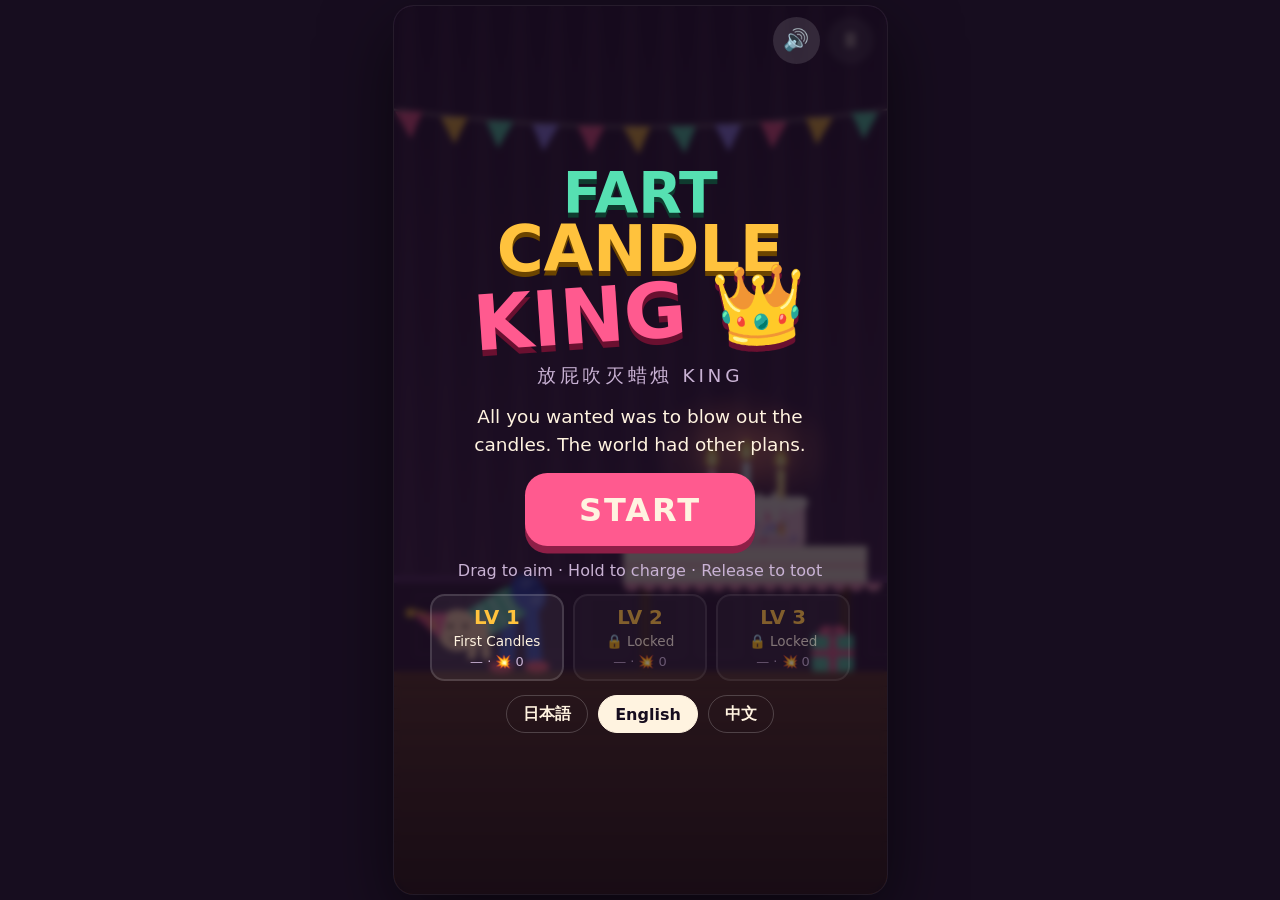
<file: games/fart-candle-king/index.html>
<!doctype html>
<html lang="ja">
<head>
<meta charset="utf-8">
<meta name="viewport" content="width=device-width,initial-scale=1,viewport-fit=cover">
<title>Fart Candle King</title>
<meta name="claude:viewport-fit-sides" content="cover">
<style>
/* Layout: one fixed 400x720 portrait game screen, scaled to fit and centered; HTML overlays share its box. Single night-party-room look (deliberately one theme). */
:root{
  --room:#170d1f;
  --ink:#fff3e0;
  --pink:#ff5a8f;
  --mustard:#ffc23d;
  --mint:#56e0b2;
  --plum:#2d1838;
  --muted:#c9b2d4;
  --f-display:"Hiragino Maru Gothic ProN","Arial Rounded MT Bold","Rounded Mplus 1c","Nunito","PingFang SC","Microsoft YaHei",system-ui,sans-serif;
  --f-body:system-ui,-apple-system,"Hiragino Sans","PingFang SC","Microsoft YaHei","Segoe UI",sans-serif;
  color-scheme:dark;
}
[hidden]{display:none!important}
html{height:100%;box-sizing:border-box;background:var(--room)}
body{height:100%;margin:0;background:var(--room);color:var(--ink);font-family:var(--f-body);overflow:hidden;overscroll-behavior:none;-webkit-user-select:none;user-select:none;-webkit-touch-callout:none;-webkit-tap-highlight-color:transparent}
#app{box-sizing:border-box;height:100%;display:flex;align-items:center;justify-content:center;padding-left:max(16px,env(safe-area-inset-left,0px));padding-right:max(16px,env(safe-area-inset-right,0px));padding-block:6px}
#stage{position:relative;--u:1px;border-radius:calc(var(--u)*16);overflow:hidden;background:#24142d;box-shadow:0 0 0 1px rgba(255,220,240,.08),0 24px 70px rgba(0,0,0,.55);touch-action:none}
#cv{display:block;width:100%;height:100%;touch-action:none;cursor:crosshair}
button{font-family:var(--f-display);color:var(--ink);cursor:pointer}
button:focus-visible{outline:calc(var(--u)*3) solid var(--mustard);outline-offset:calc(var(--u)*2)}
.hudbtn{position:absolute;top:calc(var(--u)*9);width:calc(var(--u)*38);height:calc(var(--u)*38);border-radius:50%;border:0;background:rgba(255,255,255,.12);font-size:calc(var(--u)*17);display:grid;place-items:center;padding:0;line-height:1}
#bPause{right:calc(var(--u)*10)}
#bSound{right:calc(var(--u)*54);z-index:6}
#bSkip{position:absolute;left:50%;top:calc(var(--u)*86);transform:translateX(-50%);border:0;border-radius:999px;padding:calc(var(--u)*6) calc(var(--u)*14);background:rgba(255,255,255,.16);font-size:calc(var(--u)*13);font-weight:800;letter-spacing:.06em}
.ov{position:absolute;inset:0;display:flex;flex-direction:column;align-items:center;justify-content:center;gap:calc(var(--u)*12);padding:calc(var(--u)*22);box-sizing:border-box;text-align:center;background:rgba(18,9,24,.74);-webkit-backdrop-filter:blur(3px);backdrop-filter:blur(3px)}
.ov h1,.ov h2,.ov p{margin:0}
.logo{font-family:var(--f-display);font-weight:900;line-height:.92;letter-spacing:-.01em;text-wrap:balance}
.logo .l1{display:block;font-size:calc(var(--u)*46);color:var(--mint);text-shadow:0 calc(var(--u)*4) 0 #0f3b2f}
.logo .l2{display:block;font-size:calc(var(--u)*52);color:var(--mustard);text-shadow:0 calc(var(--u)*4) 0 #6b4400}
.logo .l3{display:block;font-size:calc(var(--u)*62);color:var(--pink);text-shadow:0 calc(var(--u)*5) 0 #6a1030;transform:rotate(-4deg)}
.zh-name{font-size:calc(var(--u)*15);color:var(--muted);letter-spacing:.2em}
.tag{font-size:calc(var(--u)*15);line-height:1.5;max-width:calc(var(--u)*320);color:var(--ink);text-wrap:balance}
.big{border:0;border-radius:calc(var(--u)*18);background:var(--pink);font-size:calc(var(--u)*26);font-weight:900;padding:calc(var(--u)*14) calc(var(--u)*44);box-shadow:0 calc(var(--u)*6) 0 #8e1f47;letter-spacing:.06em}
.big:active{transform:translateY(calc(var(--u)*4));box-shadow:0 calc(var(--u)*2) 0 #8e1f47}
.howto{font-size:calc(var(--u)*13);color:var(--muted)}
.levels{display:grid;grid-template-columns:repeat(3,1fr);gap:calc(var(--u)*8);width:100%;max-width:calc(var(--u)*340)}
.lvbtn{border:calc(var(--u)*2) solid rgba(255,255,255,.14);background:rgba(255,255,255,.06);border-radius:calc(var(--u)*12);padding:calc(var(--u)*8) calc(var(--u)*4);display:flex;flex-direction:column;gap:calc(var(--u)*3);align-items:center;min-width:0}
.lvbtn b{font-size:calc(var(--u)*16);color:var(--mustard)}
.lvbtn span{font-size:calc(var(--u)*11);line-height:1.25;color:var(--ink)}
.lvbtn small{font-size:calc(var(--u)*10.5);color:var(--muted);font-variant-numeric:tabular-nums}
.lvbtn[disabled]{opacity:.45;cursor:not-allowed}
.row{display:flex;gap:calc(var(--u)*8);flex-wrap:wrap;justify-content:center}
.chip{border:calc(var(--u)*1.5) solid rgba(255,255,255,.2);background:transparent;border-radius:999px;padding:calc(var(--u)*6) calc(var(--u)*13);font-size:calc(var(--u)*13);font-weight:700}
.chip[aria-pressed="true"]{background:var(--ink);color:var(--room);border-color:var(--ink)}
.res-lv{font-size:calc(var(--u)*13);color:var(--muted);letter-spacing:.12em}
#resHead{font-family:var(--f-display);font-size:calc(var(--u)*38);font-weight:900;line-height:1}
#resHead.win{color:var(--mint)} #resHead.lose{color:var(--mustard)}
#resImg{width:calc(var(--u)*210);height:calc(var(--u)*210);border-radius:calc(var(--u)*12);box-shadow:0 0 0 calc(var(--u)*2) rgba(255,255,255,.15);background:#2d1838}
.cardhint{font-size:calc(var(--u)*11);color:var(--muted)}
.scores{display:grid;grid-template-columns:1fr 1fr;gap:calc(var(--u)*8);width:100%;max-width:calc(var(--u)*320)}
.sc{border-radius:calc(var(--u)*12);padding:calc(var(--u)*8);display:flex;flex-direction:column;gap:calc(var(--u)*2)}
.sc span{font-size:calc(var(--u)*11);letter-spacing:.1em;font-weight:800}
.sc b{font-family:var(--f-display);font-size:calc(var(--u)*24);font-variant-numeric:tabular-nums}
.sc.c{background:rgba(86,224,178,.14)} .sc.c span{color:var(--mint)}
.sc.x{background:rgba(255,90,143,.16)} .sc.x span{color:var(--pink)}
.resline{font-size:calc(var(--u)*13);color:var(--ink);font-variant-numeric:tabular-nums}
.newbest{color:var(--mustard);font-weight:900}
.btns{display:grid;grid-template-columns:1fr 1fr;gap:calc(var(--u)*8);width:100%;max-width:calc(var(--u)*320)}
.btns .primary{grid-column:1/-1}
.bt{border:0;border-radius:calc(var(--u)*12);padding:calc(var(--u)*11);font-size:calc(var(--u)*16);font-weight:800;background:rgba(255,255,255,.12)}
.bt.primary{background:var(--pink);font-size:calc(var(--u)*20);box-shadow:0 calc(var(--u)*5) 0 #8e1f47}
.bt.next{background:var(--mint);color:#0d2b22}
#toast{position:absolute;left:50%;bottom:calc(var(--u)*170);transform:translateX(-50%);background:var(--ink);color:var(--room);border-radius:999px;padding:calc(var(--u)*8) calc(var(--u)*16);font-size:calc(var(--u)*13);font-weight:800;white-space:nowrap}
@media (prefers-reduced-motion: reduce){.big:active{transform:none}}
</style>

</head>
<body>
<div id="app">
  <div id="stage">
    <canvas id="cv" aria-label="Game screen"></canvas>
    <button class="hudbtn" id="bSound" aria-label="Sound">🔊</button>
    <button class="hudbtn" id="bPause" aria-label="Pause">⏸</button>
    <button id="bSkip" hidden data-i18n="skip">SKIP ▶▶</button>

    <div class="ov" id="ovTitle">
      <h1 class="logo"><span class="l1">FART</span><span class="l2">CANDLE</span><span class="l3">KING 👑</span></h1>
      <p class="zh-name">放屁吹灭蜡烛 KING</p>
      <p class="tag" data-i18n="tag"></p>
      <button class="big" id="bStart" data-i18n="start"></button>
      <p class="howto" data-i18n="howto"></p>
      <div class="levels" id="lvList"></div>
      <div class="row" id="langRow">
        <button class="chip" data-lang="ja">日本語</button>
        <button class="chip" data-lang="en">English</button>
        <button class="chip" data-lang="zh">中文</button>
      </div>
    </div>

    <div class="ov" id="ovPause" hidden>
      <h2 class="logo"><span class="l2" data-i18n="paused"></span></h2>
      <div class="btns">
        <button class="bt primary" id="bResume" data-i18n="resume"></button>
        <button class="bt" id="bRetryP" data-i18n="retry"></button>
        <button class="bt" id="bTitleP" data-i18n="toTitle"></button>
      </div>
      <div class="row" id="langRow2">
        <button class="chip" data-lang="ja">日本語</button>
        <button class="chip" data-lang="en">English</button>
        <button class="chip" data-lang="zh">中文</button>
      </div>
    </div>

    <div class="ov" id="ovResult" hidden>
      <p class="res-lv" id="resLv"></p>
      <h2 id="resHead"></h2>
      <img id="resImg" alt="">
      <p class="cardhint" data-i18n="cardHint"></p>
      <div class="scores">
        <div class="sc c"><span>CANDLE SCORE</span><b id="resCandle">0</b></div>
        <div class="sc x"><span>CHAOS SCORE</span><b id="resChaos">0</b></div>
      </div>
      <p class="resline" id="resLine"></p>
      <div class="btns">
        <button class="bt primary" id="bRetry" data-i18n="retry"></button>
        <button class="bt next" id="bNext" data-i18n="next"></button>
        <button class="bt" id="bShare" data-i18n="share"></button>
        <button class="bt" id="bTitleR" data-i18n="toTitle"></button>
      </div>
    </div>

    <div id="toast" hidden></div>
  </div>
</div>

<script>
(()=>{
'use strict';
/* ================= constants & utils ================= */
const W=400,H=720,FLOOR=540,TABLE_Y=440,REACH=400,G=1500,STEP=1/120,WAVE=900,DEG=Math.PI/180;
const AIM_MIN=-0.96,AIM_MAX=0.26;
const FIRE={x:318,y:660,r:48};
const PAD={x:16,y:612,w:206,h:94};
const CANDLE_TH=0.30;
const clamp=(v,a,b)=>v<a?a:v>b?b:v, lerp=(a,b,t)=>a+(b-a)*t;
const $=s=>document.querySelector(s);
function angDiff(a,b){let d=a-b;while(d>Math.PI)d-=2*Math.PI;while(d<-Math.PI)d+=2*Math.PI;return d}
function rng(seed){return()=>{seed|=0;seed=seed+0x6D2B79F5|0;let t=Math.imul(seed^seed>>>15,1|seed);t=t+Math.imul(t^t>>>7,61|t)^t;return((t^t>>>14)>>>0)/4294967296}}
function segBox(x1,y1,x2,y2,b){
  const mnX=b.x-b.hw,mxX=b.x+b.hw,mnY=b.y-b.hh,mxY=b.y+b.hh;let t0=0,t1=1;const dx=x2-x1,dy=y2-y1;
  const p=[-dx,dx,-dy,dy],q=[x1-mnX,mxX-x1,y1-mnY,mxY-y1];
  for(let i=0;i<4;i++){if(p[i]===0){if(q[i]<0)return false}else{const r=q[i]/p[i];if(p[i]<0){if(r>t1)return false;if(r>t0)t0=r}else{if(r<t0)return false;if(r<t1)t1=r}}}
  return t0<=t1&&t1>0.03&&t0<0.97;
}
function segCircle(x1,y1,x2,y2,cx,cy,r){const dx=x2-x1,dy=y2-y1,l2=dx*dx+dy*dy||1;let t=clamp(((cx-x1)*dx+(cy-y1)*dy)/l2,0,1);const px=x1+t*dx-cx,py=y1+t*dy-cy;return px*px+py*py<r*r&&t>0.03&&t<0.97}
function rr(x,y,w,h,r){ctx.beginPath();ctx.moveTo(x+r,y);ctx.arcTo(x+w,y,x+w,y+h,r);ctx.arcTo(x+w,y+h,x,y+h,r);ctx.arcTo(x,y+h,x,y,r);ctx.arcTo(x,y,x+w,y,r);ctx.closePath()}
function zoneColor(P){return P<0.25?'#8d86a3':P<=0.70?'#56e0b2':P<=0.90?'#ffc23d':'#ff4f6a'}

/* ================= save ================= */
const SAVE_KEY='fck_v3_save';
let save={unlocked:1,best:{},lang:null,sound:true,stats:{shots:0,events:0}};
try{const s=JSON.parse(localStorage.getItem(SAVE_KEY));if(s&&typeof s==='object')save=Object.assign(save,s)}catch(e){}
function persist(){try{localStorage.setItem(SAVE_KEY,JSON.stringify(save))}catch(e){}}
if(!save.lang){const n=(navigator.language||'ja').toLowerCase();save.lang=n.startsWith('zh')?'zh':n.startsWith('en')?'en':'ja'}

/* ================= i18n ================= */
const T={
ja:{tag:'ロウソクを消したいだけなのに、世界が大惨事になる。',start:'スタート',howto:'ドラッグで狙う ・ 長押しでためる ・ 離して発射',
lv1:'はじめてのロウソク',lv2:'花瓶のむこう',lv3:'おばあちゃんの誕生日',locked:'未解放',hold:'長押し',angle:'角度',drag:'↕ ドラッグ',wind:'風',
z1:'弱',z2:'ちょうどいい',z3:'強',z4:'大惨事',clear:'全部消えた！',fail:'時間切れ…',retry:'もう一回',next:'次へ ▶',share:'共有',toTitle:'タイトル',
resume:'つづける',paused:'一時停止',copied:'結果をコピーしました',shareFail:'共有できませんでした',oneShot:'1発全消し！',allOut:'全消灯',timeBonus:'残り時間',
catastrophe:'大惨事ボーナス！',toSpace:'宇宙へ！',cakeBoom:'ケーキ大破！',maxChain:'最大連鎖',best:'ベスト',newBest:'NEW BEST!',chaosKept:'大惨事は記録されました',
ev_poop:'ウンチ発射',ev_rocket:'人間ロケット',ev_cake:'ケーキ暴走',ev_fire:'火炎噴射',ev_legs:'逃げるロウソク',ev_granny:'最強おばあちゃん',
puff1:'プッ…',puff2:'ブブブッ',puff3:'ブォォォン!!',hintAim:'ロウソクを狙え',hintHold:'長押し→離す',relit:'復活！',trick:'びっくりロウソク：{s}秒で復活！',skip:'SKIP ▶▶',cardHint:'画像は長押しで保存できます',
total:'合計',chain:'連鎖',clearRec:'クリア',chaosRec:'大惨事'},
en:{tag:'All you wanted was to blow out the candles. The world had other plans.',start:'START',howto:'Drag to aim · Hold to charge · Release to toot',
lv1:'First Candles',lv2:'Behind the Vase',lv3:"Grandma's Birthday",locked:'Locked',hold:'HOLD',angle:'Angle',drag:'↕ drag',wind:'Wind',
z1:'Weak',z2:'Sweet spot',z3:'Strong',z4:'Chaos',clear:'ALL OUT!',fail:'TIME UP…',retry:'Retry',next:'Next ▶',share:'Share',toTitle:'Title',
resume:'Resume',paused:'Paused',copied:'Result copied',shareFail:'Could not share',oneShot:'One-shot clear!',allOut:'All out',timeBonus:'Time left',
catastrophe:'CATASTROPHE BONUS!',toSpace:'TO SPACE!',cakeBoom:'CAKE DESTROYED!',maxChain:'Max chain',best:'Best',newBest:'NEW BEST!',chaosKept:'Your chaos was recorded',
ev_poop:'Poop Launch',ev_rocket:'Human Rocket',ev_cake:'Runaway Cake',ev_fire:'Flame Blast',ev_legs:'Fleeing Candles',ev_granny:'Ultimate Grandma',
puff1:'pfft…',puff2:'BRRRT',puff3:'BRAAAAP!!',hintAim:'Aim at the candles',hintHold:'Hold, then release',relit:'Relit!',trick:'Trick candles relight in {s}s!',skip:'SKIP ▶▶',cardHint:'Long-press the image to save it',
total:'Total',chain:'Chain',clearRec:'Clear',chaosRec:'Chaos'},
zh:{tag:'只想吹灭蜡烛，结果世界陷入大混乱。',start:'开始',howto:'拖动瞄准 · 长按蓄力 · 松开发射',
lv1:'第一次吹蜡烛',lv2:'花瓶的后面',lv3:'奶奶的生日',locked:'未解锁',hold:'长按',angle:'角度',drag:'↕ 拖动',wind:'风',
z1:'弱',z2:'刚刚好',z3:'强',z4:'大灾难',clear:'全部吹灭！',fail:'时间到…',retry:'再来一次',next:'下一关 ▶',share:'分享',toTitle:'标题',
resume:'继续',paused:'暂停',copied:'结果已复制',shareFail:'无法分享',oneShot:'一发全灭！',allOut:'全部熄灭',timeBonus:'剩余时间',
catastrophe:'大灾难奖励！',toSpace:'飞向宇宙！',cakeBoom:'蛋糕全毁！',maxChain:'最大连锁',best:'最佳',newBest:'新纪录！',chaosKept:'大灾难已记录',
ev_poop:'便便发射',ev_rocket:'人体火箭',ev_cake:'蛋糕暴走',ev_fire:'火焰喷射',ev_legs:'逃跑的蜡烛',ev_granny:'最强奶奶',
puff1:'噗…',puff2:'噗噗噗',puff3:'轰隆隆！！',hintAim:'瞄准蜡烛',hintHold:'长按→松开',relit:'复燃！',trick:'魔术蜡烛：{s}秒后复燃！',skip:'跳过 ▶▶',cardHint:'长按图片即可保存',
total:'合计',chain:'连锁',clearRec:'通关',chaosRec:'大灾难'}};
const t=k=>(T[save.lang]&&T[save.lang][k])||T.en[k]||k;
function applyLang(){
  document.documentElement.lang=save.lang==='zh'?'zh-CN':save.lang;
  document.querySelectorAll('[data-i18n]').forEach(el=>{el.textContent=t(el.dataset.i18n)});
  document.querySelectorAll('[data-lang]').forEach(b=>b.setAttribute('aria-pressed',b.dataset.lang===save.lang?'true':'false'));
  buildLevelList();
}

/* ================= sound ================= */
const SFX={c:null,m:null,nb:null,on:save.sound,ch:null,
 init(){if(this.c){if(this.c.state==='suspended')this.c.resume();return}
  const AC=window.AudioContext||window.webkitAudioContext;if(!AC)return;
  try{this.c=new AC()}catch(e){return}
  this.m=this.c.createGain();this.m.gain.value=this.on?0.7:0;this.m.connect(this.c.destination);
  const len=this.c.sampleRate*2,b=this.c.createBuffer(1,len,this.c.sampleRate),d=b.getChannelData(0);for(let i=0;i<len;i++)d[i]=Math.random()*2-1;this.nb=b},
 set(v){this.on=v;if(this.m)this.m.gain.value=v?0.7:0},
 tone(type,f0,f1,dur,vol=.3,delay=0){const c=this.c;if(!c)return;const t0=c.currentTime+delay;const o=c.createOscillator();o.type=type;o.frequency.setValueAtTime(f0,t0);if(f1!==f0)o.frequency.exponentialRampToValueAtTime(Math.max(20,f1),t0+dur);
  const g=c.createGain();g.gain.setValueAtTime(0.0001,t0);g.gain.exponentialRampToValueAtTime(vol,t0+0.012);g.gain.exponentialRampToValueAtTime(0.0001,t0+dur);o.connect(g);g.connect(this.m);o.start(t0);o.stop(t0+dur+0.05)},
 nz(type,freq,dur,vol=.3,delay=0,q=1,f1){const c=this.c;if(!c)return;const t0=c.currentTime+delay;const s=c.createBufferSource();s.buffer=this.nb;s.loop=true;
  const f=c.createBiquadFilter();f.type=type;f.frequency.setValueAtTime(freq,t0);if(f1)f.frequency.exponentialRampToValueAtTime(f1,t0+dur);f.Q.value=q;
  const g=c.createGain();g.gain.setValueAtTime(0.0001,t0);g.gain.exponentialRampToValueAtTime(vol,t0+0.01);g.gain.exponentialRampToValueAtTime(0.0001,t0+dur);
  s.connect(f);f.connect(g);g.connect(this.m);s.start(t0,Math.random()*1.5);s.stop(t0+dur+0.05)},
 fart(P){const c=this.c;if(!c)return;const t0=c.currentTime;const dur=P<.25?.12+P*.4:.25+P*.85;
  const base=P<.25?150:100-P*40;
  const o=c.createOscillator();o.type='sawtooth';o.frequency.setValueAtTime(base*1.25,t0);o.frequency.exponentialRampToValueAtTime(base*.7,t0+dur);
  const lfo=c.createOscillator();lfo.frequency.value=17+P*22;const lg=c.createGain();lg.gain.value=base*.4;lfo.connect(lg);lg.connect(o.frequency);
  const am=c.createOscillator();am.type='square';am.frequency.value=9+P*16;const amg=c.createGain();amg.gain.value=.45;
  const fl=c.createGain();fl.gain.value=.55;am.connect(amg);amg.connect(fl.gain);
  const lp=c.createBiquadFilter();lp.type='lowpass';lp.frequency.value=360+P*1000;lp.Q.value=5;
  const g=c.createGain();const v=.45+P*.45;g.gain.setValueAtTime(0.0001,t0);g.gain.exponentialRampToValueAtTime(v,t0+.02);g.gain.setValueAtTime(v,t0+dur*.7);g.gain.exponentialRampToValueAtTime(0.0001,t0+dur);
  o.connect(lp);lp.connect(fl);fl.connect(g);g.connect(this.m);
  [o,lfo,am].forEach(x=>{x.start(t0);x.stop(t0+dur+.05)});
  this.nz('lowpass',280+P*700,dur,.2+P*.45,0,2);
  if(P>.9){this.tone('sine',70,28,.9,.8);this.nz('lowpass',600,.9,.5,.05,1,120)}},
 chargeStart(){const c=this.c;if(!c||this.ch)return;const o=c.createOscillator();o.type='triangle';o.frequency.value=180;
  const tr=c.createOscillator();tr.frequency.value=7;const tg=c.createGain();tg.gain.value=.05;const g=c.createGain();g.gain.value=.07;tr.connect(tg);tg.connect(g.gain);
  o.connect(g);g.connect(this.m);o.start();tr.start();this.ch={o,tr,g}},
 chargeUpd(p){if(!this.ch)return;const c=this.c;this.ch.o.frequency.setTargetAtTime(170+560*p,c.currentTime,.03);this.ch.tr.frequency.setTargetAtTime(6+16*p,c.currentTime,.05)},
 chargeStop(){if(!this.ch)return;const{o,tr,g}=this.ch;const c=this.c;g.gain.setTargetAtTime(0.0001,c.currentTime,.02);o.stop(c.currentTime+.1);tr.stop(c.currentTime+.1);this.ch=null},
 pon(i){this.tone('sine',700+i*55,1500+i*80,.13,.32);this.tone('triangle',1500+i*80,1500+i*80,.09,.1,.04)},
 crash(k){this.nz('bandpass',800+700*Math.random(),.26,.12+.32*k,0,.9);this.tone('square',190,60,.14,.06+.08*k)},
 thud(){this.nz('lowpass',240,.18,.35)},
 splat(){this.nz('lowpass',800,.4,.55,0,1,140);this.tone('sine',220,45,.32,.3)},
 shatter(){this.nz('highpass',2500,.35,.35,0,.6,6000);this.tone('triangle',2200,1600,.12,.12);this.tone('triangle',2900,2000,.1,.1,.05)},
 scream(){const c=this.c;if(!c)return;const t0=c.currentTime;const o=c.createOscillator();o.type='sawtooth';o.frequency.setValueAtTime(650,t0);o.frequency.linearRampToValueAtTime(1150,t0+.14);o.frequency.exponentialRampToValueAtTime(380,t0+.75);
  const l=c.createOscillator();l.frequency.value=9;const lg=c.createGain();lg.gain.value=45;l.connect(lg);lg.connect(o.frequency);
  const f=c.createBiquadFilter();f.type='lowpass';f.frequency.value=2300;const g=c.createGain();g.gain.setValueAtTime(0.0001,t0);g.gain.exponentialRampToValueAtTime(.16,t0+.04);g.gain.exponentialRampToValueAtTime(0.0001,t0+.78);
  o.connect(f);f.connect(g);g.connect(this.m);o.start(t0);l.start(t0);o.stop(t0+.8);l.stop(t0+.8)},
 angry(){this.tone('square',320,210,.11,.14);this.tone('square',320,210,.11,.14,.14)},
 whoosh(){this.nz('highpass',700,.6,.3,0,.7,4000)},
 kick(){this.tone('sine',140,40,.22,.55);this.nz('bandpass',1800,.1,.35)},
 pop(){this.tone('square',900,260,.07,.22);this.nz('highpass',2200,.09,.45)},
 fire(){this.nz('lowpass',1400,.85,.42,0,.6,260);this.nz('bandpass',500,.6,.25,.1,.5)},
 chain(n){const f=440*Math.pow(2,(n-1)*4/12);this.tone('square',f,f,.11,.13);this.tone('triangle',f*2,f*2,.15,.1,.06)},
 cheer(){this.nz('bandpass',1700,1.2,.3,0,.4);this.tone('sine',1800,2600,.25,.06,.15);this.tone('sine',1600,2400,.25,.06,.4)},
 fanfare(){[523,659,784].forEach((f,i)=>this.tone('triangle',f,f,.14,.25,i*.1));this.tone('triangle',1047,1047,.5,.28,.3);this.tone('square',523,523,.5,.06,.3)},
 lose(){[392,349,311].forEach((f,i)=>this.tone('triangle',f,f*.97,.22,.2,i*.18))}
};

/* ================= canvas sizing ================= */
const stage=$('#stage'),cv=$('#cv'),ctx=cv.getContext('2d');
let scale=1;
function resize(){
  const app=$('#app'),cs=getComputedStyle(app),r=app.getBoundingClientRect();
  const aw=r.width-parseFloat(cs.paddingLeft)-parseFloat(cs.paddingRight);
  const ah=r.height-parseFloat(cs.paddingTop)-parseFloat(cs.paddingBottom);
  scale=Math.max(0.3,Math.min(aw/W,ah/H));
  const cw=Math.floor(W*scale),ch=Math.floor(H*scale);
  stage.style.width=cw+'px';stage.style.height=ch+'px';stage.style.setProperty('--u',scale+'px');
  const dpr=Math.min(window.devicePixelRatio||1,2.5);
  cv.width=Math.round(cw*dpr);cv.height=Math.round(ch*dpr);
}
window.addEventListener('resize',resize);

/* ================= world ================= */
let uid=1;
function mkBody(o){return Object.assign({uid:uid++,type:'box',x:0,y:0,hw:10,hh:10,vx:0,vy:0,mass:1,moveTh:.2,rest:.25,fric:900,pinned:false,kinematic:false,ghost:false,
  depth:0,alive:true,rot:0,vr:0,ground:false,occ:false,wob:0,gScale:1,noHit:null,noHitT:0,life:-1,legsT:0,squash:0},o)}
const CANDLE_COLORS=[['#ff8fb8','#fff'],['#7fd6ff','#fff'],['#ffd166','#fff'],['#9b8cff','#fff'],['#7ce3b0','#fff']];

function addCake(w,o){
  const h=o.tiers?o.tiers.reduce((s,x)=>s+x.h,0):o.h, bw=o.tiers?o.tiers[0].w:o.w;
  const b=mkBody({type:'cake',x:o.x,y:TABLE_Y-h/2,hw:bw/2,hh:h/2,mass:o.mass||3,moveTh:o.moveTh||.36,fric:520,rest:.2,tiers:o.tiers||null,
    body:o.body||'#ffd3e2',frost:o.frost||'#fff6ec'});
  const R=rng(o.seed||7);b.spr=[];for(let i=0;i<26;i++)b.spr.push({x:R(),y:R(),c:['#ff5a8f','#56e0b2','#ffc23d','#7fd6ff','#9b8cff'][i%5],a:R()*3});
  w.bodies.push(b);w.cake=b;
  o.candles.forEach((c,i)=>w.candles.push({id:i,body:b,attached:true,ox:c[0],oy:c[1],h:c[2],lit:true,th:CANDLE_TH,lean:0,leanV:0,walk:null,col:CANDLE_COLORS[i%5],seed:i*1.73,smokeT:0,legT:0}));
  return b;
}
function addProp(w,type,o){const b=mkBody(Object.assign({type},o));if(o.onTable)b.y=TABLE_Y-b.hh;else if(o.y==null)b.y=FLOOR-b.hh;w.bodies.push(b);return b}
function addGranny(w,x){const g=mkBody({type:'granny',x,y:FLOOR-40,hw:18,hh:40,mass:2,pinned:true,home:x,state:'idle',stT:0,face:-1});w.bodies.push(g);w.granny=g;return g}
const J=()=>(Math.random()-.5)*12; // small layout jitter per attempt

const LEVELS=[null,
 {time:30,events:false,table:[190,380],build(w){
   addCake(w,{x:286,w:96,h:40,seed:3,candles:[[-28,0,24],[0,0,30],[28,0,24]]});
   addProp(w,'cup',{x:214+J()*.5,onTable:true,hw:8,hh:11,mass:.3,moveTh:.1});
   addProp(w,'gift',{x:356+J(),hw:17,hh:15,mass:1,moveTh:.18,c1:'#56e0b2',c2:'#ff5a8f'});
 }},
 {time:40,events:true,relight:5,table:[190,380],build(w){
   addCake(w,{x:278,w:124,h:44,seed:11,body:'#cfe9ff',frost:'#fff8ff',candles:[[-54,0,24],[-36,0,32],[-18,0,24],[0,0,32],[18,0,24],[36,0,32],[54,0,24]]});
   addProp(w,'vase',{x:202,onTable:true,hw:12,hh:23,mass:.8,moveTh:.2,occ:true});
   addProp(w,'bottle',{x:372,onTable:true,hw:7,hh:18,mass:.5,moveTh:.14});
   const gx=150+J();
   addProp(w,'gift',{x:gx,hw:18,hh:15,mass:1,moveTh:.18,c1:'#9b8cff',c2:'#ffc23d'});
   addProp(w,'gift',{x:gx+2,y:FLOOR-30-12,hw:13,hh:12,mass:.7,moveTh:.15,c1:'#ff5a8f',c2:'#fff3e0'});
 }},
 {time:50,events:true,relight:4,table:[160,330],wind:true,balloon:true,build(w){
   addCake(w,{x:248,tiers:[{w:150,h:38},{w:80,h:32}],mass:4,moveTh:.4,seed:23,body:'#ffe0a8',frost:'#fff7ee',
     candles:[[-27,0,26],[-9,0,30],[9,0,30],[27,0,26],[-70,32,22],[-58,32,26],[-47,32,22],[47,32,22],[58,32,26],[70,32,22]]});
   addGranny(w,364);
   addProp(w,'gift',{x:142+J()*.5,hw:15,hh:13,mass:.8,moveTh:.16,c1:'#ffc23d',c2:'#ff5a8f'});
 }}
];

let world=null,mode='title',paused=false,currentLevel=1;
function newWorld(level){
  const L=LEVELS[level];
  const w={level,L,time:0,timeLeft:L.time,bodies:[],statics:[],candles:[],parts:[],texts:[],decals:[],timers:[],waves:[],
    wind:0,windPhase:Math.random()*6.28,aim:-0.55,shots:0,shot:null,candleScore:0,chaosScore:0,maxChain:0,outCount:0,
    cleared:false,over:false,endAt:-1,clearAt:-1,slowT:0,ff:false,banner:null,chainPop:null,fireJet:null,shake:0,flash:0,
    balloon:null,granny:null,cake:null,confT:0,eventsFired:0};
  w.statics.push({x:W/2,y:FLOOR+100,hw:420,hh:100,floor:true});
  w.statics.push({x:(L.table[0]+L.table[1])/2,y:TABLE_Y+6,hw:(L.table[1]-L.table[0])/2,hh:6,table:true});
  const p=mkBody({type:'player',x:95,y:FLOOR-48,hw:20,hh:48,mass:2,pinned:true,home:95,state:'idle',expr:'idle',exprT:0,rest:.3,fric:1300,airT:0,shove:0});
  w.player=p;w.bodies.push(p);
  world=w; L.build(w);
  if(L.balloon)w.balloon={x:184,baseY:318,y:318,r:17,alive:true,respawn:0};
  return w;
}
const P_=()=>world.player;
function hips(){const p=P_();return{x:p.x+8,y:p.y+p.hh-60}}
function buttPos(){const h=hips(),a=world.aim;return{x:h.x+16*Math.cos(a),y:h.y+16*Math.sin(a)}}
function candlePos(c){
  const b=c.body;
  if(c.attached){const bx=b.x+c.ox,by=b.y-b.hh+c.oy;return{bx,by,fx:bx+c.lean,fy:by-c.h-8}}
  return{bx:b.x,by:b.y+b.hh,fx:b.x+c.lean,fy:b.y-b.hh-8};
}
function later(d,fn){world.timers.push({t:world.time+d,fn})}

/* ================= scoring & chain ================= */
function addText(x,y,text,color='#fff3e0',size=16,life=1){world.texts.push({x,y,text,color,size,life,max:life,vy:-40})}
function addCandleScore(n,x,y,label){world.candleScore+=n;if(x!=null)addText(x,y,(label?label+' ':'')+'+'+n,'#56e0b2',label?17:14)}
function addChaos(n,x,y,label){world.chaosScore+=n;if(x!=null)addText(x,y,(label?label+' ':'')+'+'+n,'#ff5a8f',label?17:13)}
function bump(d){
  const sh=world.shot;if(!sh)return;d=Math.min(5,d);if(d<=sh.maxDepth)return;
  sh.maxDepth=d;world.maxChain=Math.max(world.maxChain,d);
  if(d>=2){world.chainPop={n:d,t:1.1};SFX.chain(d)}
  if(d===5&&!sh.slow){sh.slow=true;world.slowT=.75;world.banner={emoji:'💥',text:t('catastrophe'),t:1.4};SFX.cheer();world.flash=.35}
}
function finalizeShot(){
  const sh=world.shot;if(!sh||sh.done)return;sh.done=true;world.ff=false;
  if(sh.maxDepth>=2){const bonus=sh.maxDepth*200;addChaos(bonus,200,140,t('chain')+' ×'+sh.maxDepth)}
}

/* ================= gust (F = P × A × D × W) ================= */
function gust(px,py,P,aim,self,extra=0){
  const B=buttPos(),dx=px-B.x,dy=py-B.y,d=Math.hypot(dx,dy)||1,ang=Math.atan2(dy,dx);
  const diff=Math.abs(angDiff(ang,aim)),half=(4+6*P)*DEG+extra;
  let A=diff<=half?1-0.35*(diff/half)**2:Math.max(0,0.65*(1-(diff-half)/(4*DEG)));
  let blocked=false;
  for(const b of world.bodies){if(!b.occ||b===self||!b.alive||b.tipped)continue;if(segBox(B.x,B.y,px,py,b)){blocked=true;break}}
  const bl=world.balloon;if(!blocked&&bl&&bl.alive&&self!==bl&&segCircle(B.x,B.y,px,py,bl.x,bl.y,bl.r))blocked=true;
  if(blocked)A*=0.3;
  const D=clamp(1-d/REACH,0,1),Wf=clamp(1+0.55*world.wind*Math.cos(ang),0.35,1.6);
  return{F:P*A*D*Wf,d,ang,blocked};
}

/* ================= firing ================= */
let charge=null; // {pid,t,power,src}
function canFire(){return mode==='play'&&!paused&&world&&!world.cleared&&!world.over&&P_().state==='idle'}
function effAim(){const w=world;if(charge&&charge.power>.9)return clamp(w.aim+Math.sin(charge.t*23)*12*DEG*((charge.power-.9)/.1),AIM_MIN-.2,AIM_MAX+.2);return w.aim}
function startCharge(pid,src){if(!canFire()||charge||world.cool>0)return;charge={pid,t:0,power:0,src};SFX.chargeStart()}
function cancelCharge(){if(charge){charge=null;SFX.chargeStop()}}
function releaseCharge(){if(!charge)return;const P=charge.power,a=effAim();charge=null;SFX.chargeStop();if(canFire())fire(P,a)}

function fire(P,aimShot){
  finalizeShot();
  const w=world;w.shots++;save.stats.shots++;
  const sh={id:w.shots,P,maxDepth:0,pairs:new Set(),t0:w.time,done:false,slow:false};
  w.shot=sh;w.ff=false;
  for(const b of w.bodies)b.depth=0;
  const aim=aimShot==null?w.aim:aimShot,B=buttPos(),p=P_();w.cool=1.0;
  // candles: decided now, applied when the gust front arrives (deterministic)
  for(const c of w.candles){if(!c.lit)continue;const cp=candlePos(c);const g=gust(cp.fx,cp.fy,P,aim,c.attached?null:c.body);
    later(g.d/WAVE,()=>{if(!c.lit)return;if(g.F>=c.th)extinguish(c,sh.id);else{c.leanV+=Math.cos(g.ang)*clamp(g.F/c.th,0,1)*260;c.flare=.5}})}
  // bodies
  for(const b of w.bodies){if(!b.alive||b===p)continue;const g=gust(b.x,b.y,P,aim,b,Math.atan2(Math.max(b.hw,b.hh),Math.hypot(b.x-B.x,b.y-B.y)));
    if(g.F>0.03)later(g.d/WAVE,()=>applyGust(b,g,P))}
  if(w.balloon&&w.balloon.alive){const bl=w.balloon;const g=gust(bl.x,bl.y,P,aim,bl,Math.atan2(bl.r,Math.hypot(bl.x-B.x,bl.y-B.y)));
    if(g.F>0.3)later(g.d/WAVE,()=>popBalloon(1))}
  // visuals
  const q=quality,n=Math.round((14+60*P)*q),half=(4+6*P)*DEG;
  for(let i=0;i<n;i++){const a=aim+(Math.random()*2-1)*half,s=(160+760*P)*(.4+Math.random()*.7);
    w.parts.push({k:'gas',x:B.x,y:B.y,vx:Math.cos(a)*s,vy:Math.sin(a)*s,life:.5+Math.random()*.6*(.5+P),max:1.1,r:3+Math.random()*4,drag:2.2,g:-30,hue:P})}
  w.waves.push({x:B.x,y:B.y,a:aim,half,r:0,max:P>CANDLE_TH?REACH*(1-CANDLE_TH/P):40,P});
  SFX.fart(P);
  const label=P<.25?t('puff1'):P<=.9?t('puff2'):t('puff3');
  addText(B.x+18,B.y-26,label,zoneColor(P),P>.9?24:P<.25?14:19,1);
  if(P<.25){p.expr='blush';p.exprT=1.3}
  else if(P<=.9){p.expr='relief';p.exprT=1;if(P>.7)p.shove=.35}
  else{p.expr='shock';p.exprT=1.5;w.shake=10;w.flash=.25}
  // 91-100%: the kid is blown away by the recoil
  if(P>.9)later(.02,()=>launchPlayer(-Math.cos(aim)*380,-760,0));
  // random event (35%), resolved after the base judgment
  if(w.L.events){const ev=rollEvent();if(ev){save.stats.events++;later(.5,()=>runEvent(ev))}}
  persist();
}
function applyGust(b,g,P){
  if(!b.alive)return;
  if(b.type==='granny'){if(g.F>.28&&b.state==='idle'){b.depth=1;bump(1);grannyCounter(b,null)}else b.wob=.5;return}
  if(b.pinned||b.kinematic)return;
  if(g.F<b.moveTh){b.wob=Math.min(1,g.F/b.moveTh+.2);return}
  let s=(g.F-b.moveTh*.6)*1600/b.mass;if(P>.9)s*=2.2;
  b.vx+=Math.cos(g.ang)*s;b.vy+=Math.sin(g.ang)*s-(P>.9?260:40);b.vr+=Math.cos(g.ang)*s*.012;
  if(b.type==='vase'&&!b.tipped)tipVase(b);
  if(!b.depth){b.depth=1;bump(1)}
}
function tipVase(b){b.tipped=true;b.tipA=0;const oh=b.hh;b.hh=b.hw;b.hw=oh;b.y+=oh-b.hh;SFX.thud()}

/* ================= events ================= */
const EVENTS=[['poop',20,'💩'],['rocket',20,'🚀'],['cake',20,'🎂'],['fire',15,'🔥'],['legs',15,'🕯️'],['granny',10,'👵']];
function rollEvent(){if(Math.random()>=0.35)return null;let r=Math.random()*100;for(const[k,wt]of EVENTS){if(r<wt)return k;r-=wt}return'poop'}
function runEvent(k){
  const w=world,p=P_();if(w.over)return;
  const em=EVENTS.find(e=>e[0]===k)[2];
  if(k==='rocket'&&p.state!=='idle')k='poop';
  if(k==='cake'&&!(w.cake&&w.cake.alive))k='poop';
  if(k==='legs'&&!w.candles.some(c=>c.lit))k='fire';
  const e2=EVENTS.find(e=>e[0]===k)[2]||em;
  w.banner={emoji:e2,text:t('ev_'+k),t:1.1};w.eventsFired++;
  const B=buttPos(),a=w.aim;
  if(k==='poop'){const b=mkBody({type:'poop',x:B.x+16,y:B.y-4,hw:9,hh:8,mass:.7,moveTh:0,rest:.1,depth:1,noHit:p,noHitT:.5});
    b.vx=Math.cos(a)*760;b.vy=Math.sin(a)*760-80;w.bodies.push(b);bump(1);SFX.fart(.35);addChaos(300,B.x+20,B.y-40)}
  else if(k==='rocket'){launchPlayer(70,-1480,0);for(let i=0;i<20*quality;i++)w.parts.push({k:'fire',x:B.x,y:B.y+10,vx:(Math.random()-.5)*120,vy:200+Math.random()*200,life:.5,max:.5,r:5,drag:2,g:0});SFX.whoosh();addChaos(500,p.x,p.y-60)}
  else if(k==='cake'){const c=w.cake;const dir=Math.random()<.5?-1:1;c.vx=dir*480;c.vy=-170;c.legsT=1.2;if(!c.depth){c.depth=1;bump(1)}SFX.scream();addChaos(400,c.x,c.y-50)}
  else if(k==='fire'){w.fireJet={t:.8,a};p.expr='scorched';p.exprT=2;SFX.fire();
    for(const b of w.bodies){if(b===p||b.pinned||!b.alive)continue;const dx=b.x-B.x,dy=b.y-B.y,d=Math.hypot(dx,dy);if(d<240&&Math.abs(angDiff(Math.atan2(dy,dx),a))<.35){b.vx+=dx/d*240;b.vy-=120;if(!b.depth){b.depth=1;bump(1)}}}
    addChaos(600,B.x+40,B.y-50)}
  else if(k==='legs'){for(const c of w.candles){if(!c.lit)continue;
      if(c.attached){const[lo,hi]=candleRange(c);const to=clamp(c.ox+(Math.random()<.5?-1:1)*(14+Math.random()*30),lo,hi);c.walk={from:c.ox,to,t:0,d:1.3}}
      else{c.body.vx=(Math.random()<.5?-1:1)*150;c.body.legsT=1.3}}
    addChaos(300,200,300)}
  else if(k==='granny'){grannyDropkick();addChaos(1000,200,260)}
}
function candleRange(c){const b=c.body;
  if(b.tiers&&c.oy>0){const th=b.tiers[1].w/2+5,bh=b.tiers[0].w/2-5;return c.ox<0?[-bh,-th]:[th,bh]}
  const half=(b.tiers?b.tiers[b.tiers.length-1].w/2:b.hw)-6;return[-half,half]}
function grannyCounter(g,attacker){
  if(g.state!=='idle')return;g.state='angry';g.stT=.35;SFX.angry();addText(g.x,g.y-62,'💢','#ff4f6a',26,.9);
  if(attacker&&!attacker.pinned){attacker.vx=-Math.abs(attacker.vx)*.6-260;attacker.vy=-280}
  later(.35,()=>{if(!g.alive||g.state!=='angry')return;g.state='throw';g.stT=.5;
    const s=mkBody({type:'slipper',x:g.x-18,y:g.y-28,hw:10,hh:5,mass:.4,moveTh:0,rest:.2,depth:g.depth+1,life:-1});
    const h=hips(),T=.6;s.vx=(h.x-s.x)/T;s.vy=(h.y-10-s.y)/T-.5*G*T;s.vr=-14;world.bodies.push(s);bump(s.depth);SFX.whoosh();
    later(.5,()=>{if(g.state==='throw')g.state='cool';g.stT=.6})});
}
function grannyDropkick(){
  const w=world;let g=w.granny;
  if(!g||!g.alive){g=mkBody({type:'granny',x:440,y:FLOOR-40,hw:18,hh:40,mass:2,pinned:true,home:440,state:'idle',temp:true,face:-1});w.bodies.push(g);w.tempGranny=g}
  g.state='run';g.depth=1;bump(1);SFX.scream();
}
function launchPlayer(vx,vy,depth){
  const p=P_();if(p.state!=='idle')return;cancelCharge();
  p.pinned=false;p.ghost=false;p.state='fly';p.vx=vx;p.vy=vy;p.vr=(vx>=0?1:-1)*7;p.airT=0;p.expr='shock';p.exprT=3;
  if(depth){p.depth=depth;bump(depth)}SFX.scream();
}
function popBalloon(depth){const bl=world.balloon;if(!bl||!bl.alive)return;bl.alive=false;bl.respawn=5;SFX.pop();
  for(let i=0;i<14*quality;i++)world.parts.push({k:'shard',x:bl.x,y:bl.y,vx:(Math.random()-.5)*360,vy:(Math.random()-.5)*360,life:.6,max:.6,r:3,drag:2,g:600,col:'#ff4f6a'});
  addChaos(300,bl.x,bl.y-20);if(world.shot&&depth)bump(depth)}

/* ================= candles ================= */
function extinguish(c,shotId){
  if(!c.lit)return;c.lit=false;c.relightAt=world.L.relight?world.time+world.L.relight:0;c.smokeT=1.6;c.outShot=shotId;world.outCount++;
  const cp=candlePos(c);SFX.pon(world.outCount);addCandleScore(100,cp.fx,cp.fy-12);
  for(let i=0;i<5*quality;i++)world.parts.push({k:'spark',x:cp.fx,y:cp.fy,vx:(Math.random()-.5)*120,vy:-Math.random()*120,life:.35,max:.35,r:2,drag:3,g:200});
  checkWin();
}
function checkWin(){
  const w=world;if(w.cleared||w.over)return;if(w.candles.some(c=>c.lit))return;
  w.cleared=true;w.clearAt=w.time;
  addCandleScore(500,200,200,t('allOut'));
  if(w.shots===1&&w.candles.every(c=>c.outShot===1))addCandleScore(1000,200,226,t('oneShot'));
  const tb=Math.ceil(Math.max(0,w.timeLeft))*10;if(tb>0)addCandleScore(tb,200,252,t('timeBonus'));
  w.banner={emoji:'🎉',text:t('clear'),t:1.6};SFX.fanfare();w.confT=1.4;cancelCharge();
}
function destroyCake(b){
  if(!b.alive)return;b.alive=false;SFX.splat();SFX.scream();world.shake=12;
  world.decals.push({x:b.x,y:FLOOR,r:b.hw*1.15,col:b.body,life:30});
  for(let i=0;i<40*quality;i++)world.parts.push({k:'crumb',x:b.x+(Math.random()-.5)*b.hw*2,y:FLOOR-10,vx:(Math.random()-.5)*500,vy:-Math.random()*520,life:1.2,max:1.2,r:2+Math.random()*4,drag:.6,g:1300,col:Math.random()<.5?b.body:b.frost});
  addChaos(2000,b.x,b.y-60,t('cakeBoom'));bump(b.depth+1);
  for(const c of world.candles){if(c.body!==b)continue;const cp=candlePos(c);
    const cb=mkBody({type:'candleBody',x:cp.bx,y:FLOOR-30-c.h/2,hw:3,hh:c.h/2,mass:.2,moveTh:.05,rest:.3,fric:600,cnd:c});
    cb.vx=(c.ox/(b.hw||1))*240+(c.id%2?60:-60);cb.vy=-260-(c.id%3)*90;world.bodies.push(cb);c.body=cb;c.attached=false;c.walk=null}
}

/* ================= physics ================= */
function resolveStatic(b,s){
  const dx=b.x-s.x,dy=b.y-s.y,ox=b.hw+s.hw-Math.abs(dx),oy=b.hh+s.hh-Math.abs(dy);
  if(ox<=0||oy<=0)return;
  if(oy<ox){
    if(dy<0){b.y-=oy;if(b.vy>0){const imp=b.vy;b.vy=imp>220?-imp*b.rest:0;b.ground=true;onLand(b,imp,s)}else b.ground=true}
    else{b.y+=oy;if(b.vy<0)b.vy=0}
  }else{b.x+=dx<0?-ox:ox;b.vx=-b.vx*.3}
}
function onLand(b,imp,s){
  if(imp>260&&b.type!=='player')SFX.thud();
  if(b.type==='cake'&&s.floor&&imp>380)destroyCake(b);
  else if(b.type==='vase'&&s.floor&&imp>240){b.alive=false;SFX.shatter();addChaos(100,b.x,b.y-30);bump(b.depth+1);
    for(let i=0;i<16*quality;i++)world.parts.push({k:'shard',x:b.x,y:b.y,vx:(Math.random()-.5)*400,vy:-Math.random()*380,life:.9,max:.9,r:3,drag:.8,g:1300,col:'#6fa8ff'})}
  else if(b.type==='poop'){b.alive=false;world.decals.push({x:b.x,y:FLOOR,r:13,col:'#7a4a22',life:6,poop:true});SFX.splat()}
  else if(b.type==='slipper'&&b.life<0)b.life=2.5;
}
function impactPair(a,b,sp){
  const sh=world.shot;
  let src=null,dst=null;if(a.depth>0&&!b.depth){src=a;dst=b}else if(b.depth>0&&!a.depth){src=b;dst=a}
  if(src&&sp>140){dst.depth=src.depth+1;bump(dst.depth)}
  if(sp>140&&sh){const key=a.uid<b.uid?a.uid+'-'+b.uid:b.uid+'-'+a.uid;
    if(!sh.pairs.has(key)){sh.pairs.add(key);addChaos(100,(a.x+b.x)/2,Math.min(a.y,b.y)-14);SFX.crash(Math.min(1,sp/700));world.shake=Math.max(world.shake,Math.min(7,sp/90))}}
  onHit(a,b,sp);onHit(b,a,sp);
}
function onHit(self,other,sp){
  if(self.type==='granny'&&self.state==='idle'&&sp>120&&other.type!=='slipper'&&other.type!=='player')grannyCounter(self,other);
  else if(self.type==='player'&&self.state==='idle'&&sp>240){const dir=Math.sign(self.x-other.x)||-1;launchPlayer(dir*240,-1250-(other.type==='slipper'?550:0),self.depth)}
  if(self.type==='poop'&&other.type!=='player'){self.alive=false;world.decals.push({x:self.x,y:self.y,r:10,col:'#7a4a22',life:2.5,poop:true,onBody:other});SFX.splat()}
}
function collide(a,b){
  if(a.ghost||b.ghost)return;
  const am=a.pinned||a.kinematic,bm=b.pinned||b.kinematic;if(am&&bm)return;
  if((a.noHit===b&&a.noHitT>0)||(b.noHit===a&&b.noHitT>0))return;
  const dx=b.x-a.x,dy=b.y-a.y,ox=a.hw+b.hw-Math.abs(dx),oy=a.hh+b.hh-Math.abs(dy);
  if(ox<=0||oy<=0)return;
  const ia=am?0:1/a.mass,ib=bm?0:1/b.mass,ti=ia+ib;
  let nx=0,ny=0,pen;if(ox<oy){nx=Math.sign(dx)||1;pen=ox}else{ny=Math.sign(dy)||1;pen=oy}
  a.x-=nx*pen*ia/ti;a.y-=ny*pen*ia/ti;b.x+=nx*pen*ib/ti;b.y+=ny*pen*ib/ti;
  const rv=(b.vx-a.vx)*nx+(b.vy-a.vy)*ny;
  if(ny<0)b.ground=true;else if(ny>0)a.ground=true;
  if(rv<0){const j=-(1.3)*rv/ti;a.vx-=j*nx*ia;a.vy-=j*ny*ia;b.vx+=j*nx*ib;b.vy+=j*ny*ib;
    if(ny!==0){const up=ny<0?b:a,lo=ny<0?a:b;if(!(up.pinned||up.kinematic))up.vx+=(lo.vx-up.vx)*.12}
    if(-rv>140)impactPair(a,b,-rv)}
}
function physStep(dt){
  const bs=world.bodies;
  for(const b of bs){
    if(!b.alive||b.pinned||b.kinematic)continue;
    if(b.noHitT>0)b.noHitT-=dt;
    b.vy+=G*b.gScale*dt;b.x+=b.vx*dt;b.y+=b.vy*dt;b.rot+=b.vr*dt;b.ground=false;
    for(const s of world.statics)resolveStatic(b,s);
    if(b.x-b.hw<0){b.x=b.hw;b.vx=Math.abs(b.vx)*.45}
    if(b.x+b.hw>W){b.x=W-b.hw;b.vx=-Math.abs(b.vx)*.45}
  }
  for(let i=0;i<bs.length;i++){const a=bs[i];if(!a.alive)continue;for(let j=i+1;j<bs.length;j++){const b=bs[j];if(b.alive)collide(a,b)}}
  for(const b of bs){
    if(!b.alive||b.pinned||b.kinematic)continue;
    if(b.ground){const f=b.fric*dt;b.vx=Math.abs(b.vx)<=f?0:b.vx-Math.sign(b.vx)*f;
      if(b.type!=='player'&&b.type!=='slipper'){b.vr*=.85;b.rot*=.85}else b.vr*=.9}
  }
}
function settled(){
  const w=world,p=P_();if(p.state!=='idle')return false;if(w.timers.length)return false;
  for(const b of w.bodies){if(!b.alive)continue;if(b.type==='granny'&&b.state!=='idle')return false;
    if(b.pinned||b.kinematic)continue;if(!b.ground||Math.abs(b.vx)+Math.abs(b.vy)>30)return false}
  return true;
}

/* ================= simulation step ================= */
function simStep(dt){
  const w=world;w.time+=dt;
  if(w.L.wind)w.wind=-(0.5+0.35*Math.sin(w.time*.9+w.windPhase));
  // timers
  if(w.timers.length){const due=w.timers.filter(x=>x.t<=w.time);if(due.length){w.timers=w.timers.filter(x=>x.t>w.time);due.forEach(x=>x.fn())}}
  // balloon
  const bl=w.balloon;if(bl){if(bl.alive)bl.y=bl.baseY+Math.sin(w.time*1.25)*46;else{bl.respawn-=dt;if(bl.respawn<=0){bl.alive=true}}}
  // player
  const p=w.player;
  if(p.state==='fly'){p.airT+=dt;
    if(p.y<-90){p.state='space';p.spaceT=1.0;p.pinned=true;p.ghost=true;SFX.whoosh();if(p.depth>0)bump(p.depth+1);w.banner={emoji:'🚀',text:t('toSpace'),t:1}}
    else if(p.ground&&Math.abs(p.vx)+Math.abs(p.vy)<70&&p.airT>.25){p.state='return';p.retT=0;p.rsx=p.x;p.rsy=p.y;let r=p.rot%(2*Math.PI);if(r>Math.PI)r-=2*Math.PI;if(r<-Math.PI)r+=2*Math.PI;p.rr=r;p.ghost=true;p.pinned=true}}
  else if(p.state==='space'){p.spaceT-=dt;if(p.spaceT<=0){p.state='fly';p.pinned=false;p.ghost=false;p.x=p.home+30;p.y=-60;p.vx=0;p.vy=300;p.rot=Math.PI;p.vr=6;p.airT=0}}
  else if(p.state==='return'){p.retT+=dt/.35;const k=Math.min(1,p.retT);p.x=lerp(p.rsx,p.home,k);p.y=lerp(p.rsy,FLOOR-p.hh,k)-Math.sin(k*Math.PI)*36;p.rot=lerp(p.rr,0,k);
    if(k>=1){p.state='idle';p.pinned=true;p.ghost=false;p.vx=p.vy=0;p.rot=0;p.depth=0;if(p.expr==='shock'){p.expr='blush';p.exprT=.8}}}
  if(p.shove>0)p.shove-=dt;
  if(p.exprT>0){p.exprT-=dt;if(p.exprT<=0&&!charge)p.expr='idle'}
  // grannies
  for(const g of w.bodies){if(g.type!=='granny'||!g.alive)continue;
    if(g.wob>0)g.wob-=dt;
    if(g.state==='run'){g.face=-1;g.x-=600*dt;if(g.x<=p.x+46){if(p.state==='idle')launchPlayer(-90,-1720,g.depth+1);SFX.kick();w.shake=9;g.state='back'}}
    else if(g.state==='back'){g.face=1;g.x+=320*dt;if(g.x>=g.home){g.x=g.home;g.face=-1;g.state='idle';if(g.temp)g.alive=false}}
    else if(g.state==='angry'||g.state==='throw'||g.state==='cool'){g.stT-=dt;if(g.state==='cool'&&g.stT<=0)g.state='idle'}}
  // physics
  physStep(dt);
  // balloon hit by flying things
  if(bl&&bl.alive)for(const b of w.bodies){if(!b.alive||b.pinned)continue;const sp=Math.abs(b.vx)+Math.abs(b.vy);if(sp>150&&Math.abs(b.x-bl.x)<b.hw+bl.r&&Math.abs(b.y-bl.y)<b.hh+bl.r){popBalloon(b.depth?b.depth+1:0);break}}
  // candles: walking, lean, fast-object extinguish
  for(const c of w.candles){
    if(c.walk){c.walk.t+=dt;const k=Math.min(1,c.walk.t/c.walk.d);c.ox=lerp(c.walk.from,c.walk.to,k);c.legT+=dt;if(k>=1)c.walk=null}
    const target=w.wind*7;c.leanV+=(target-c.lean)*70*dt;c.leanV*=Math.pow(.02,dt);c.lean+=c.leanV*dt;c.lean=clamp(c.lean,-14,14);
    if(c.flare>0)c.flare-=dt;
    if(c.smokeT>0){c.smokeT-=dt;if(Math.random()<dt*14*quality){const cp=candlePos(c);w.parts.push({k:'smoke',x:cp.bx,y:cp.by-c.h-4,vx:w.wind*30+(Math.random()-.5)*10,vy:-40,life:1.2,max:1.2,r:3,drag:.5,g:-20})}}
    if(c.lit){const cp=candlePos(c);for(const b of w.bodies){if(!b.alive||b===c.body||b.pinned)continue;
      const sp=Math.hypot(b.vx,b.vy);if(sp<650)continue;
      const nx=clamp(cp.fx,b.x-b.hw,b.x+b.hw),ny=clamp(cp.fy,b.y-b.hh,b.y+b.hh);
      if((nx-cp.fx)**2+(ny-cp.fy)**2<16*16){extinguish(c,w.shot?w.shot.id:0);break}}}
  }
  // body timers
  for(const b of w.bodies){if(b.legsT>0)b.legsT-=dt;if(b.wob>0&&b.type!=='granny')b.wob-=dt*2;if(b.tipped&&b.tipA<1)b.tipA=Math.min(1,b.tipA+dt*5);
    if(b.life>0){b.life-=dt;if(b.life<=0)b.alive=false}}
  if(w.bodies.some(b=>!b.alive&&b.type!=='cake'))w.bodies=w.bodies.filter(b=>b.alive||b.type==='cake');
  // particles
  for(const q of w.parts){q.life-=dt;q.vx*=Math.max(0,1-q.drag*dt);q.vy*=Math.max(0,1-q.drag*dt);q.vy+=q.g*dt;q.x+=q.vx*dt;q.y+=q.vy*dt;
    if(q.k==='gas'){q.r+=dt*14;q.vx+=w.wind*60*dt}if((q.k==='crumb'||q.k==='confetti'||q.k==='shard')&&q.y>FLOOR+4){q.y=FLOOR+4;q.vy*=-.3;q.vx*=.6}}
  if(w.parts.length)w.parts=w.parts.filter(q=>q.life>0);
  const cap=Math.round(520*quality);if(w.parts.length>cap)w.parts.splice(0,w.parts.length-cap);
  for(const x of w.texts){x.life-=dt;x.y+=x.vy*dt;x.vy*=.97}
  if(w.texts.length)w.texts=w.texts.filter(x=>x.life>0);
  for(const d of w.decals)d.life-=dt;
  if(w.decals.length)w.decals=w.decals.filter(d=>d.life>0);
  for(const v of w.waves)v.r+=WAVE*dt;
  w.waves=w.waves.filter(v=>v.r<v.max+40);
  if(w.fireJet){w.fireJet.t-=dt;const B=buttPos();for(let i=0;i<3*quality;i++){const a=w.fireJet.a+(Math.random()-.5)*.3,s=420+Math.random()*300;w.parts.push({k:'fire',x:B.x,y:B.y,vx:Math.cos(a)*s,vy:Math.sin(a)*s,life:.45,max:.45,r:6,drag:1.5,g:-120})}if(w.fireJet.t<=0)w.fireJet=null}
  if(w.confT>0){w.confT-=dt;if(Math.random()<.6){const cols=['#ff5a8f','#ffc23d','#56e0b2','#7fd6ff','#9b8cff'];w.parts.push({k:'confetti',x:Math.random()*W,y:-10,vx:(Math.random()-.5)*80,vy:120+Math.random()*120,life:2.2,max:2.2,r:3,drag:.3,g:80,col:cols[(Math.random()*5)|0],spin:Math.random()*6})}}
  if(w.shake>0)w.shake=Math.max(0,w.shake-dt*30);
  if(w.flash>0)w.flash-=dt;
  if(w.banner){w.banner.t-=dt;if(w.banner.t<=0)w.banner=null}
  if(w.chainPop){w.chainPop.t-=dt;if(w.chainPop.t<=0)w.chainPop=null}
  // trick candles relight unless every candle is out
  if(w.L.relight&&!w.cleared&&!w.over)for(const c of w.candles){if(!c.lit&&c.relightAt&&w.time>=c.relightAt){c.lit=true;c.relightAt=0;c.smokeT=0;w.outCount=Math.max(0,w.outCount-1);const cp=candlePos(c);addText(cp.fx,cp.fy-14,t('relit'),'#ffc23d',13,.9);SFX.tone('triangle',500,900,.12,.15);
    for(let i=0;i<6*quality;i++)w.parts.push({k:'spark',x:cp.fx,y:cp.fy,vx:(Math.random()-.5)*90,vy:-Math.random()*90,life:.4,max:.4,r:2,drag:3,g:200})}}
  // chain settle
  if(w.shot&&!w.shot.done&&w.time-w.shot.t0>.8&&settled())finalizeShot();
}

/* ================= main loop ================= */
let last=performance.now(),acc=0,quality=1,slowFrames=0;
function frame(now){
  requestAnimationFrame(frame);
  try{step(now)}catch(e){console.error(e)}
}
function step(now){
  let dt=Math.min(.05,(now-last)/1000);last=now;
  if(dt>.026)slowFrames++;else slowFrames=Math.max(0,slowFrames-1);
  if(slowFrames>90&&quality>.5){quality=.5;slowFrames=0}
  if(world&&!paused&&(mode==='play'||mode==='title'||mode==='result')){
    const w=world;
    if(mode==='play'){
      if(charge){charge.t+=dt;const x=(charge.t/.95)%2;charge.power=x<1?x:2-x;SFX.chargeUpd(charge.power);const p=P_();p.expr='charge';p.exprT=.2;if(p.state!=='idle')cancelCharge()}
      if(w.cool>0)w.cool-=dt;if(keys.up)w.aim=clamp(w.aim-1.3*dt,AIM_MIN,AIM_MAX);if(keys.down)w.aim=clamp(w.aim+1.3*dt,AIM_MIN,AIM_MAX);
      if(!w.cleared&&!w.over){w.timeLeft-=dt;if(w.timeLeft<=0){w.timeLeft=0;w.over=true;w.endAt=w.time+.7;cancelCharge();SFX.lose();w.banner={emoji:'⏰',text:t('fail'),t:1.2}}}
    }
    let ts=1;if(w.slowT>0){w.slowT-=dt;ts=.28}else if(w.ff)ts=4;
    acc+=dt*ts;let n=0;while(acc>=STEP&&n<48){simStep(STEP);acc-=STEP;n++}if(n>=48)acc=0;
    if(mode==='play'){
      if(w.cleared){const since=w.time-w.clearAt;if((since>1.2&&((w.shot&&w.shot.done)||settled()))||since>2.6)showResult(true)}
      else if(w.over&&w.time>=w.endAt)showResult(false);
      const showSkip=(w.slowT>0)||(w.shot&&!w.shot.done&&w.time-w.shot.t0>.7&&!w.ff);
      if(skipBtn.hidden===showSkip)skipBtn.hidden=!showSkip;
    }else if(!skipBtn.hidden)skipBtn.hidden=true;
  }
  if(world)render(now/1000);
}

/* ================= rendering ================= */
const FONT='"Hiragino Maru Gothic ProN","Arial Rounded MT Bold","Nunito","PingFang SC","Microsoft YaHei",system-ui,sans-serif';
function font(sz,wt=900){ctx.font=`${wt} ${sz}px ${FONT}`}
function outlinedText(txt,x,y,sz,fill,stroke='#1a0d22',lw=4){font(sz);ctx.lineJoin='round';ctx.lineWidth=lw;ctx.strokeStyle=stroke;ctx.strokeText(txt,x,y);ctx.fillStyle=fill;ctx.fillText(txt,x,y)}
function render(rt){
  const w=world,s=cv.width/W;ctx.setTransform(s,0,0,s,0,0);
  ctx.save();
  if(w.shake>0)ctx.translate((Math.random()-.5)*w.shake,(Math.random()-.5)*w.shake);
  drawRoom(rt);drawTable();drawDecals();
  for(const b of w.bodies)if(b.alive&&b.type!=='player'&&b.type!=='granny')drawBody(b,rt);
  drawCandles(rt);
  for(const b of w.bodies)if(b.alive&&b.type==='granny')drawGranny(b,rt);
  drawBalloon(rt);
  if(mode==='play'&&!w.cleared&&!w.over&&P_().state==='idle')drawAim(rt);
  drawPlayer(P_(),rt);
  drawWaves();drawParts();drawGlow(rt);drawTexts();
  ctx.restore();
  if(mode!=='title'){drawHUD(rt);drawControls(rt);if(mode==='play'&&w.level===1&&w.shots===0)drawHints(rt)}
  drawBanner(rt);
  if(w.flash>0){ctx.fillStyle=`rgba(255,240,220,${Math.min(.6,w.flash*1.6)})`;ctx.fillRect(0,0,W,H)}
}
function drawRoom(rt){
  const w=world;
  let g=ctx.createLinearGradient(0,0,0,FLOOR);g.addColorStop(0,'#24122f');g.addColorStop(1,'#43234c');ctx.fillStyle=g;ctx.fillRect(0,0,W,FLOOR);
  ctx.fillStyle='rgba(255,190,225,.04)';for(let x=6;x<W;x+=30)ctx.fillRect(x,0,12,FLOOR-74);
  ctx.fillStyle='#331a3b';ctx.fillRect(0,FLOOR-74,W,74);ctx.fillStyle='#5a3166';ctx.fillRect(0,FLOOR-78,W,6);
  for(let x=18;x<W;x+=46){ctx.strokeStyle='rgba(255,255,255,.05)';ctx.lineWidth=2;ctx.strokeRect(x,FLOOR-62,32,48)}
  if(w.L.wind){// window with curtains blown by the wind
    const wx=292,wy=104,ww=92,wh=112;ctx.fillStyle='#14233f';ctx.fillRect(wx,wy,ww,wh);
    ctx.fillStyle='#fff6c8';ctx.beginPath();ctx.arc(wx+66,wy+30,11,0,Math.PI*2);ctx.fill();ctx.fillStyle='#14233f';ctx.beginPath();ctx.arc(wx+71,wy+26,10,0,Math.PI*2);ctx.fill();
    ctx.fillStyle='rgba(255,255,255,.7)';for(let i=0;i<7;i++){ctx.fillRect(wx+8+((i*37)%80),wy+12+((i*53)%90),2,2)}
    ctx.strokeStyle='#7b4a7f';ctx.lineWidth=5;ctx.strokeRect(wx,wy,ww,wh);ctx.beginPath();ctx.moveTo(wx+ww/2,wy);ctx.lineTo(wx+ww/2,wy+wh);ctx.moveTo(wx,wy+wh/2);ctx.lineTo(wx+ww,wy+wh/2);ctx.stroke();
    const blow=-w.wind;for(let side=0;side<2;side++){ctx.fillStyle=side?'#ff7aa5':'#ff8fb5';ctx.beginPath();const x0=wx-6+side*ww*.55,top=wy-8;ctx.moveTo(x0,top);ctx.lineTo(x0+ww*.5,top);
      const sw=Math.sin(rt*3+side)*6*blow;ctx.quadraticCurveTo(x0+ww*.5-30*blow+sw,wy+wh*.6,x0+ww*.5-60*blow+sw,wy+wh+6);ctx.lineTo(x0-40*blow+sw,wy+wh+6);ctx.quadraticCurveTo(x0-16*blow,wy+wh*.5,x0,top);ctx.fill()}
    ctx.strokeStyle='rgba(200,230,255,.25)';ctx.lineWidth=2;for(let i=0;i<4;i++){const yy=150+i*36,ph=(rt*160*blow+i*70)%260;ctx.beginPath();ctx.moveTo(290-ph,yy);ctx.quadraticCurveTo(270-ph,yy-6,250-ph,yy);ctx.stroke()}
  }
  // bunting
  ctx.strokeStyle='rgba(255,243,224,.5)';ctx.lineWidth=1.5;ctx.beginPath();ctx.moveTo(0,84);ctx.quadraticCurveTo(200,112,400,84);ctx.stroke();
  const cols=['#ff5a8f','#ffc23d','#56e0b2','#9b8cff'];
  for(let i=0;i<11;i++){const x=12+i*37,tt=x/400,y=84*(1-tt)*(1-tt)+2*112*tt*(1-tt)*1+84*tt*tt;const sw=Math.sin(rt*2+i)*2*(1+Math.abs(w.wind)*2);
    ctx.fillStyle=cols[i%4];ctx.beginPath();ctx.moveTo(x-11,y);ctx.lineTo(x+11,y);ctx.lineTo(x+sw,y+22);ctx.closePath();ctx.fill()}
  // floor
  g=ctx.createLinearGradient(0,FLOOR,0,H);g.addColorStop(0,'#6a3e28');g.addColorStop(1,'#2e1910');ctx.fillStyle=g;ctx.fillRect(0,FLOOR,W,H-FLOOR);
  ctx.strokeStyle='rgba(0,0,0,.22)';ctx.lineWidth=1;for(let y=FLOOR+12;y<H;y+=18){ctx.beginPath();ctx.moveTo(0,y);ctx.lineTo(W,y);ctx.stroke()}
}
function drawTable(){
  const tb=world.L.table,x0=tb[0],x1=tb[1];
  ctx.fillStyle='#4a2a1c';ctx.fillRect(x0+10,TABLE_Y+10,8,FLOOR-TABLE_Y-10);ctx.fillRect(x1-18,TABLE_Y+10,8,FLOOR-TABLE_Y-10);
  ctx.fillStyle='#8a5236';ctx.fillRect(x0,TABLE_Y,x1-x0,12);
  ctx.fillStyle='#fff3e0';ctx.fillRect(x0-4,TABLE_Y-2,x1-x0+8,30);
  ctx.fillStyle='#ff9ec0';for(let x=x0-4;x<x1+4;x+=14){ctx.beginPath();ctx.arc(x+7,TABLE_Y+28,7,0,Math.PI);ctx.fill()}
  ctx.fillStyle='rgba(255,90,143,.25)';ctx.fillRect(x0-4,TABLE_Y+12,x1-x0+8,4);
}
function drawDecals(){for(const d of world.decals){const a=Math.min(1,d.life);ctx.globalAlpha=a;ctx.fillStyle=d.col;
  if(d.onBody&&d.onBody.alive){ctx.beginPath();ctx.ellipse(d.onBody.x,d.onBody.y-d.onBody.hh+4,d.r,d.r*.6,0,0,Math.PI*2);ctx.fill()}
  else{ctx.beginPath();ctx.ellipse(d.x,d.y-2,d.r*1.4,d.r*.35,0,0,Math.PI*2);ctx.fill();if(!d.poop){for(let i=0;i<5;i++){ctx.beginPath();ctx.arc(d.x+(i-2)*d.r*.5,d.y-4-(i%2)*6,d.r*.18,0,Math.PI*2);ctx.fill()}}}
  ctx.globalAlpha=1}}
function drawBody(b,rt){
  ctx.save();ctx.translate(b.x,b.y);
  if(b.wob>0)ctx.rotate(Math.sin(rt*40)*.06*b.wob);
  if(b.type!=='cake')ctx.rotate(b.rot);
  if(b.type==='cake')drawCake(b,rt);
  else if(b.type==='gift'){rr(-b.hw,-b.hh,b.hw*2,b.hh*2,3);ctx.fillStyle=b.c1;ctx.fill();ctx.fillStyle=b.c2;ctx.fillRect(-3,-b.hh,6,b.hh*2);ctx.fillRect(-b.hw,-3,b.hw*2,6);
    ctx.beginPath();ctx.ellipse(-6,-b.hh-3,6,4,-.4,0,Math.PI*2);ctx.ellipse(6,-b.hh-3,6,4,.4,0,Math.PI*2);ctx.fill()}
  else if(b.type==='cup'){ctx.fillStyle='#fff3e0';ctx.beginPath();ctx.moveTo(-b.hw,-b.hh);ctx.lineTo(b.hw,-b.hh);ctx.lineTo(b.hw-2,b.hh);ctx.lineTo(-b.hw+2,b.hh);ctx.fill();
    ctx.fillStyle='#ff5a8f';for(let i=-1;i<=1;i++)ctx.fillRect(i*5-1,-b.hh,2.5,b.hh*2)}
  else if(b.type==='vase'){if(b.tipped)ctx.rotate(Math.PI/2*b.tipA);const hw=b.tipped?b.hh:b.hw,hh=b.tipped?b.hw:b.hh;
    ctx.strokeStyle='#3fa34d';ctx.lineWidth=2;for(let i=-1;i<=1;i++){ctx.beginPath();ctx.moveTo(i*3,-hh+4);ctx.lineTo(i*8,-hh-16);ctx.stroke();ctx.fillStyle=['#ffc23d','#ff5a8f','#fff3e0'][i+1];ctx.beginPath();ctx.arc(i*8,-hh-18,5,0,Math.PI*2);ctx.fill()}
    ctx.fillStyle='#4f7fe0';ctx.beginPath();ctx.moveTo(-hw*.45,-hh);ctx.lineTo(hw*.45,-hh);ctx.quadraticCurveTo(hw*1.3,0,hw*.6,hh);ctx.lineTo(-hw*.6,hh);ctx.quadraticCurveTo(-hw*1.3,0,-hw*.45,-hh);ctx.fill();
    ctx.strokeStyle='#bcd3ff';ctx.lineWidth=2;ctx.beginPath();ctx.moveTo(-hw*.7,0);ctx.lineTo(hw*.7,0);ctx.stroke()}
  else if(b.type==='bottle'){ctx.fillStyle='#2fae6e';rr(-b.hw,-b.hh+10,b.hw*2,b.hh*2-10,4);ctx.fill();ctx.fillRect(-3,-b.hh,6,12);ctx.fillStyle='#ffc23d';ctx.fillRect(-b.hw,-2,b.hw*2,8);ctx.fillStyle='#ff5a8f';ctx.fillRect(-3.5,-b.hh-2,7,4)}
  else if(b.type==='poop'){ctx.fillStyle='#7a4a22';ctx.beginPath();ctx.ellipse(0,5,10,5,0,0,Math.PI*2);ctx.ellipse(0,-1,7.5,4.5,0,0,Math.PI*2);ctx.ellipse(0,-6,5,3.5,0,0,Math.PI*2);ctx.fill();
    ctx.beginPath();ctx.moveTo(-1,-12);ctx.quadraticCurveTo(4,-11,2,-8);ctx.fill();ctx.fillStyle='#fff';ctx.beginPath();ctx.arc(-3,0,2,0,Math.PI*2);ctx.arc(3,0,2,0,Math.PI*2);ctx.fill();ctx.fillStyle='#000';ctx.fillRect(-3.5,-.5,1.4,1.4);ctx.fillRect(2.5,-.5,1.4,1.4)}
  else if(b.type==='slipper'){ctx.fillStyle='#ff8fb5';ctx.beginPath();ctx.ellipse(0,0,11,5.5,0,0,Math.PI*2);ctx.fill();ctx.fillStyle='#fff3e0';ctx.beginPath();ctx.ellipse(-3,-2,6,4,0,Math.PI,0);ctx.fill()}
  else if(b.type==='candleBody'){const c=b.cnd;drawCandleStick(0,b.hh,c,rt,b.legsT>0)}
  ctx.restore();
}
function drawCake(b,rt){
  const tiers=b.tiers||[{w:b.hw*2,h:b.hh*2}];let y=b.hh;
  if(b.legsT>0){ctx.strokeStyle='#fff3e0';ctx.lineWidth=3;const ph=rt*30;for(let i=-1;i<=1;i+=2){ctx.beginPath();ctx.moveTo(i*b.hw*.5,y);ctx.lineTo(i*b.hw*.5+Math.sin(ph+i)*8,y+10);ctx.stroke()}}
  for(let ti=0;ti<tiers.length;ti++){const tr=tiers[ti],x=-tr.w/2,top=y-tr.h;
    rr(x,top,tr.w,tr.h,7);ctx.fillStyle=b.body;ctx.fill();
    ctx.fillStyle='rgba(0,0,0,.08)';ctx.fillRect(x+3,y-8,tr.w-6,5);
    ctx.fillStyle=b.frost;rr(x-2,top-2,tr.w+4,10,5);ctx.fill();
    for(let dx=x+6;dx<x+tr.w-6;dx+=13){const dl=5+Math.abs((dx*7)%9);ctx.beginPath();ctx.ellipse(dx,top+7,4,dl,0,0,Math.PI*2);ctx.fill()}
    for(const s of b.spr){if(ti>0&&s.y>.5)continue;const sx=x+8+s.x*(tr.w-16),sy=top+14+s.y*(tr.h-20);ctx.save();ctx.translate(sx,sy);ctx.rotate(s.a);ctx.fillStyle=s.c;ctx.fillRect(-2.5,-1,5,2);ctx.restore()}
    y=top;}
}
function drawCandleStick(x,baseY,c,rt,legs){
  const h=c.h;
  if(legs||c.walk){ctx.strokeStyle='#fff3e0';ctx.lineWidth=2;const ph=rt*26+c.seed;ctx.beginPath();ctx.moveTo(x-2,baseY-2);ctx.lineTo(x-4+Math.sin(ph)*3,baseY+7);ctx.moveTo(x+2,baseY-2);ctx.lineTo(x+4-Math.sin(ph)*3,baseY+7);ctx.stroke()}
  ctx.fillStyle=c.col[0];ctx.fillRect(x-3,baseY-h,6,h);
  ctx.strokeStyle=c.col[1];ctx.lineWidth=1.5;ctx.save();ctx.beginPath();ctx.rect(x-3,baseY-h,6,h);ctx.clip();for(let yy=baseY;yy>baseY-h-6;yy-=7){ctx.beginPath();ctx.moveTo(x-4,yy);ctx.lineTo(x+4,yy-5);ctx.stroke()}ctx.restore();
  ctx.strokeStyle='#2a1a12';ctx.lineWidth=1.5;ctx.beginPath();ctx.moveTo(x,baseY-h);ctx.lineTo(x,baseY-h-4);ctx.stroke();
  if(c.lit){if(legs||c.walk){ctx.fillStyle='#fff';ctx.beginPath();ctx.arc(x-1.5,baseY-h*.6,1.6,0,Math.PI*2);ctx.arc(x+1.5,baseY-h*.6,1.6,0,Math.PI*2);ctx.fill()}
    drawFlame(x+c.lean,baseY-h-4,c,rt)}
  else if(c.relightAt&&world.L.relight){const k=clamp(1-(c.relightAt-world.time)/world.L.relight,0,1);ctx.fillStyle=`rgba(255,${80+k*130|0},40,${.35+.65*Math.abs(Math.sin(rt*(4+k*16)))})`;ctx.beginPath();ctx.arc(x,baseY-h-4,2+k*1.5,0,Math.PI*2);ctx.fill()}
}
function drawFlame(x,y,c,rt){
  const fl=1+.13*Math.sin(rt*19+c.seed*5)+.07*Math.sin(rt*31+c.seed)+(c.flare>0?c.flare*.8:0);
  const lean=c.lean*.6,hgt=15*fl;
  ctx.fillStyle='#ff9a2e';ctx.beginPath();ctx.moveTo(x-5,y);ctx.quadraticCurveTo(x-6,y-hgt*.5,x+lean,y-hgt);ctx.quadraticCurveTo(x+6,y-hgt*.5,x+5,y);ctx.quadraticCurveTo(x,y+4,x-5,y);ctx.fill();
  ctx.fillStyle='#fff1a8';ctx.beginPath();ctx.moveTo(x-2.5,y);ctx.quadraticCurveTo(x-3,y-hgt*.4,x+lean*.6,y-hgt*.62);ctx.quadraticCurveTo(x+3,y-hgt*.4,x+2.5,y);ctx.quadraticCurveTo(x,y+2,x-2.5,y);ctx.fill();
}
function drawCandles(rt){for(const c of world.candles){if(!c.attached)continue;if(!c.body.alive)continue;const cp=candlePos(c);drawCandleStick(cp.bx,cp.by,c,rt,c.body.legsT>0)}}
function drawGlow(rt){
  ctx.globalCompositeOperation='lighter';
  for(const c of world.candles){if(!c.lit||!c.body.alive)continue;const cp=candlePos(c);const r=46+4*Math.sin(rt*13+c.seed);
    const g=ctx.createRadialGradient(cp.fx,cp.fy-6,0,cp.fx,cp.fy-6,r);g.addColorStop(0,'rgba(255,170,70,.32)');g.addColorStop(1,'rgba(255,120,40,0)');ctx.fillStyle=g;ctx.fillRect(cp.fx-r,cp.fy-6-r,r*2,r*2)}
  ctx.globalCompositeOperation='source-over';
}
function drawGranny(g,rt){
  ctx.save();const fy=g.y+g.hh;ctx.translate(g.x,0);ctx.scale(g.face>0?-1:1,1);
  if(g.wob>0)ctx.rotate(Math.sin(rt*40)*.04);
  const run=g.state==='run'||g.state==='back',ph=rt*22;
  ctx.strokeStyle='#e8c4a6';ctx.lineWidth=5;ctx.lineCap='round';
  if(run){ctx.beginPath();ctx.moveTo(-4,fy-22);ctx.lineTo(-4+Math.sin(ph)*10,fy-2);ctx.moveTo(4,fy-22);ctx.lineTo(4-Math.sin(ph)*10,fy-2);ctx.stroke()}
  else{ctx.beginPath();ctx.moveTo(-5,fy-22);ctx.lineTo(-6,fy-2);ctx.moveTo(5,fy-22);ctx.lineTo(6,fy-2);ctx.stroke()}
  ctx.fillStyle='#5a3a8a';ctx.beginPath();ctx.moveTo(-14,fy-48);ctx.lineTo(14,fy-48);ctx.lineTo(19,fy-18);ctx.lineTo(-19,fy-18);ctx.fill();
  ctx.fillStyle='#d4689a';rr(-14,fy-66,28,26,9);ctx.fill();
  // cane
  if(!run){ctx.strokeStyle='#8a5236';ctx.lineWidth=3;ctx.beginPath();ctx.moveTo(-20,fy);ctx.lineTo(-20,fy-38);ctx.arc(-15,fy-38,5,Math.PI,0);ctx.stroke()}
  // arm
  const ang=g.state==='angry'||g.state==='throw';ctx.strokeStyle='#d4689a';ctx.lineWidth=6;ctx.beginPath();ctx.moveTo(-10,fy-60);
  if(ang)ctx.lineTo(-18,fy-84);else if(run)ctx.lineTo(-24,fy-58);else ctx.lineTo(-18,fy-40);ctx.stroke();
  // head
  const hy=fy-80,red=g.state==='angry'||g.state==='throw'||run;
  ctx.fillStyle=red?'#ff9a8a':'#f3c9a8';ctx.beginPath();ctx.arc(0,hy,14,0,Math.PI*2);ctx.fill();
  ctx.fillStyle='#eae6f0';ctx.beginPath();ctx.arc(0,hy-10,12,Math.PI,0);ctx.fill();ctx.beginPath();ctx.arc(6,hy-18,7,0,Math.PI*2);ctx.fill();
  ctx.strokeStyle='#2a1a12';ctx.lineWidth=1.5;ctx.beginPath();ctx.arc(-5,hy+1,4,0,Math.PI*2);ctx.arc(5,hy+1,4,0,Math.PI*2);ctx.stroke();
  ctx.fillStyle='#2a1a12';if(red){ctx.beginPath();ctx.moveTo(-9,hy-6);ctx.lineTo(-2,hy-3);ctx.moveTo(9,hy-6);ctx.lineTo(2,hy-3);ctx.stroke();ctx.beginPath();ctx.arc(0,hy+9,3.5,0,Math.PI*2);ctx.fill()}
  else{ctx.fillRect(-6,hy,2,2);ctx.fillRect(4,hy,2,2);ctx.beginPath();ctx.arc(0,hy+7,3,0,Math.PI);ctx.stroke()}
  if(red){ctx.fillStyle='rgba(255,255,255,.5)';for(let i=0;i<2;i++){const yy=hy-30-((rt*40+i*12)%24);ctx.beginPath();ctx.arc(i?10:-10,yy,4,0,Math.PI*2);ctx.fill()}}
  ctx.restore();
}
function drawBalloon(rt){const bl=world.balloon;if(!bl||!bl.alive)return;
  ctx.strokeStyle='rgba(255,243,224,.6)';ctx.lineWidth=1;ctx.beginPath();ctx.moveTo(bl.x,bl.y+bl.r);ctx.quadraticCurveTo(bl.x+8,bl.y+bl.r+60,bl.x-4,TABLE_Y+20);ctx.stroke();
  ctx.fillStyle='#ff4f6a';ctx.beginPath();ctx.ellipse(bl.x,bl.y,bl.r*.9,bl.r,0,0,Math.PI*2);ctx.fill();
  ctx.beginPath();ctx.moveTo(bl.x-3,bl.y+bl.r+3);ctx.lineTo(bl.x+3,bl.y+bl.r+3);ctx.lineTo(bl.x,bl.y+bl.r-1);ctx.fill();
  ctx.fillStyle='rgba(255,255,255,.55)';ctx.beginPath();ctx.ellipse(bl.x-5,bl.y-6,3,6,-.4,0,Math.PI*2);ctx.fill()}
function drawPlayer(p,rt){
  if(p.state==='space'){// tiny twinkle where he left
    ctx.fillStyle='#fff6c8';const k=(rt*8)%1;ctx.beginPath();ctx.arc(p.home+30,12+k*4,2+k*3,0,Math.PI*2);ctx.fill();return}
  const aim=world.aim,feetY=p.y+p.hh;let hx=p.x+8;const hy=feetY-60;
  ctx.save();
  if(p.state!=='idle'){ctx.translate(p.x,p.y);ctx.rotate(p.rot);ctx.translate(-p.x,-p.y)}
  if(p.shove>0)ctx.translate(-p.shove*24,0);
  const pw=charge?charge.power:0;if(pw>.7)ctx.translate((Math.random()-.5)*4*pw,(Math.random()-.5)*2*pw);
  ctx.lineCap='round';
  // legs
  ctx.strokeStyle='#2f4cc4';ctx.lineWidth=13;ctx.beginPath();ctx.moveTo(hx-7,hy);ctx.lineTo(hx-12,feetY-7);ctx.moveTo(hx+7,hy);ctx.lineTo(hx+11,feetY-7);ctx.stroke();
  ctx.fillStyle='#ff4f6a';ctx.beginPath();ctx.ellipse(hx-16,feetY-4,10,5,0,0,Math.PI*2);ctx.ellipse(hx+13,feetY-4,10,5,0,0,Math.PI*2);ctx.fill();
  const ca=Math.cos(aim),sa=Math.sin(aim);
  // torso + butt, rotated so the butt points along the aim
  ctx.save();ctx.translate(hx,hy);ctx.rotate(aim);
  rr(-52,-14,56,28,13);ctx.fillStyle='#43c79b';ctx.fill();
  ctx.strokeStyle='rgba(255,255,255,.35)';ctx.lineWidth=4;for(let x=-44;x<0;x+=11){ctx.beginPath();ctx.moveTo(x,-12);ctx.lineTo(x,12);ctx.stroke()}
  rr(-6,-17,26,34,15);ctx.fillStyle=p.expr==='scorched'?'#3a2c3c':'#2f4cc4';ctx.fill();
  ctx.fillStyle='rgba(255,255,255,.18)';ctx.beginPath();ctx.ellipse(10,-8,6,4,0,0,Math.PI*2);ctx.ellipse(10,8,6,4,0,0,Math.PI*2);ctx.fill();
  ctx.strokeStyle='#1c2f80';ctx.lineWidth=2;ctx.beginPath();ctx.moveTo(19,0);ctx.lineTo(11,0);ctx.stroke();
  if(p.expr==='scorched'){ctx.fillStyle='#ff9a2e';for(let i=0;i<3;i++){ctx.beginPath();ctx.arc(18,-8+i*8,3+Math.sin(rt*20+i)*1.5,0,Math.PI*2);ctx.fill()}}
  ctx.restore();
  // arms
  const sx=hx-40*ca,sy=hy-40*sa;ctx.strokeStyle='#ffcf9e';ctx.lineWidth=7;ctx.beginPath();
  if(charge){ctx.moveTo(sx,sy);ctx.lineTo(hx-6,hy+16);ctx.moveTo(sx+4,sy);ctx.lineTo(hx+6,hy+18)}
  else if(p.state!=='idle'){ctx.moveTo(sx,sy);ctx.lineTo(sx-14,sy-24);ctx.moveTo(sx+4,sy);ctx.lineTo(sx+20,sy-22)}
  else{ctx.moveTo(sx,sy);ctx.lineTo(sx-6,sy+26);ctx.moveTo(sx+4,sy);ctx.lineTo(sx+6,sy+26)}ctx.stroke();
  // head (kept upright)
  const hdx=hx-60*ca,hdy=hy-60*sa-(sa<0?5:0);
  const blush=p.expr==='blush'?1:p.expr==='charge'?pw:p.expr==='shock'?.4:0;
  ctx.fillStyle='#ffcf9e';ctx.beginPath();ctx.arc(hdx,hdy,17,0,Math.PI*2);ctx.fill();
  if(p.expr==='charge'){ctx.fillStyle=`rgba(255,60,60,${pw*.45})`;ctx.beginPath();ctx.arc(hdx,hdy,17,0,Math.PI*2);ctx.fill()}
  // hat
  ctx.save();ctx.translate(hdx,hdy);ctx.rotate((aim-Math.PI/2)*.6);
  ctx.fillStyle='#ff5a8f';ctx.beginPath();ctx.moveTo(-11,-12);ctx.lineTo(11,-12);ctx.lineTo(2,-40);ctx.closePath();ctx.fill();
  ctx.fillStyle='#ffc23d';ctx.beginPath();ctx.arc(2,-41,4,0,Math.PI*2);ctx.arc(-3,-20,2.2,0,Math.PI*2);ctx.arc(4,-27,2.2,0,Math.PI*2);ctx.fill();ctx.restore();
  // face
  ctx.strokeStyle='#2a1a12';ctx.fillStyle='#2a1a12';ctx.lineWidth=2;const ex=hdx,ey=hdy;
  if(blush>0){ctx.fillStyle=`rgba(255,80,110,${.25+blush*.5})`;ctx.beginPath();ctx.ellipse(ex-10,ey+5,4.5,3,0,0,Math.PI*2);ctx.ellipse(ex+10,ey+5,4.5,3,0,0,Math.PI*2);ctx.fill();ctx.fillStyle='#2a1a12'}
  const e=p.expr;
  if(e==='charge'){ctx.beginPath();ctx.moveTo(ex-9,ey-6);ctx.lineTo(ex-4,ey-3);ctx.lineTo(ex-9,ey);ctx.moveTo(ex+9,ey-6);ctx.lineTo(ex+4,ey-3);ctx.lineTo(ex+9,ey);ctx.stroke();
    ctx.fillStyle='#fff';rr(ex-6,ey+4,12,6,2);ctx.fill();ctx.strokeRect(ex-6,ey+4,12,6);ctx.beginPath();ctx.moveTo(ex,ey+4);ctx.lineTo(ex,ey+10);ctx.stroke();
    if(pw>.6){ctx.fillStyle='#7fd6ff';ctx.beginPath();ctx.ellipse(ex+16,ey-10,2.5,4,0,0,Math.PI*2);ctx.fill()}}
  else if(e==='shock'){ctx.fillStyle='#fff';ctx.beginPath();ctx.arc(ex-6,ey-3,5,0,Math.PI*2);ctx.arc(ex+6,ey-3,5,0,Math.PI*2);ctx.fill();ctx.fillStyle='#2a1a12';ctx.beginPath();ctx.arc(ex-6,ey-3,2,0,Math.PI*2);ctx.arc(ex+6,ey-3,2,0,Math.PI*2);ctx.fill();ctx.beginPath();ctx.ellipse(ex,ey+8,4,5.5,0,0,Math.PI*2);ctx.fill()}
  else if(e==='relief'){ctx.beginPath();ctx.arc(ex-6,ey-2,3.5,Math.PI,0);ctx.moveTo(ex+9.5,ey-2);ctx.arc(ex+6,ey-2,3.5,Math.PI,0);ctx.stroke();ctx.beginPath();ctx.arc(ex,ey+7,2.6,0,Math.PI*2);ctx.fill()}
  else if(e==='scorched'){ctx.beginPath();ctx.moveTo(ex-9,ey-6);ctx.lineTo(ex-3,ey);ctx.moveTo(ex-3,ey-6);ctx.lineTo(ex-9,ey);ctx.moveTo(ex+3,ey-6);ctx.lineTo(ex+9,ey);ctx.moveTo(ex+9,ey-6);ctx.lineTo(ex+3,ey);ctx.stroke();ctx.fillStyle='rgba(40,30,40,.5)';ctx.beginPath();ctx.arc(ex+8,ey+8,4,0,Math.PI*2);ctx.arc(ex-10,ey-10,3,0,Math.PI*2);ctx.fill()}
  else if(e==='blush'){ctx.fillRect(ex-7,ey-4,2.5,3);ctx.fillRect(ex+5,ey-4,2.5,3);ctx.beginPath();ctx.moveTo(ex-5,ey+7);ctx.quadraticCurveTo(ex-2.5,ey+4,ex,ey+7);ctx.quadraticCurveTo(ex+2.5,ey+10,ex+5,ey+7);ctx.stroke()}
  else{ctx.beginPath();ctx.arc(ex-6,ey-3,2,0,Math.PI*2);ctx.arc(ex+6,ey-3,2,0,Math.PI*2);ctx.fill();ctx.beginPath();ctx.arc(ex,ey+4,5,.15*Math.PI,.85*Math.PI);ctx.stroke()}
  ctx.restore();
}
function drawAim(rt){
  const w=world,B=buttPos(),P=charge?charge.power:0;
  const ea=effAim(),shown=charge?P:.5,half=(4+6*shown)*DEG,col=zoneColor(charge?P:.5);
  const reach=charge?(P>CANDLE_TH?REACH*(1-CANDLE_TH/P):26):150;
  ctx.save();ctx.translate(B.x,B.y);
  ctx.globalAlpha=charge?.22:.1;ctx.fillStyle=col;ctx.beginPath();ctx.moveTo(0,0);ctx.arc(0,0,reach,ea-half,ea+half);ctx.closePath();ctx.fill();
  ctx.globalAlpha=charge?.85:.5;ctx.strokeStyle=col;ctx.lineWidth=2;ctx.setLineDash([5,6]);ctx.lineDashOffset=-rt*30;
  ctx.beginPath();ctx.moveTo(0,0);ctx.lineTo(Math.cos(ea)*Math.max(reach,170),Math.sin(ea)*Math.max(reach,170));ctx.stroke();
  if(charge){ctx.setLineDash([]);ctx.lineWidth=3;ctx.beginPath();ctx.arc(0,0,reach,ea-half,ea+half);ctx.stroke()}
  ctx.restore();ctx.globalAlpha=1;ctx.setLineDash([]);
}
function drawWaves(){for(const v of world.waves){const a=Math.max(0,1-v.r/(v.max+40));ctx.strokeStyle=`rgba(200,255,140,${a*.7})`;ctx.lineWidth=3+v.P*4;ctx.beginPath();ctx.arc(v.x,v.y,Math.max(1,v.r),v.a-v.half,v.a+v.half);ctx.stroke()}}
function drawParts(){
  for(const q of world.parts){const a=clamp(q.life/q.max,0,1);
    if(q.k==='gas'){ctx.fillStyle=q.hue>.9?`rgba(200,220,80,${a*.45})`:`rgba(160,214,90,${a*.38})`;ctx.beginPath();ctx.arc(q.x,q.y,q.r,0,Math.PI*2);ctx.fill()}
    else if(q.k==='smoke'){ctx.fillStyle=`rgba(220,210,230,${a*.35})`;ctx.beginPath();ctx.arc(q.x,q.y,q.r+(1-a)*7,0,Math.PI*2);ctx.fill()}
    else if(q.k==='fire'){ctx.fillStyle=`rgba(255,${120+a*110|0},40,${a*.85})`;ctx.beginPath();ctx.arc(q.x,q.y,q.r*(.5+a),0,Math.PI*2);ctx.fill()}
    else if(q.k==='spark'){ctx.fillStyle=`rgba(255,230,140,${a})`;ctx.fillRect(q.x-1,q.y-1,2.5,2.5)}
    else if(q.k==='confetti'){ctx.save();ctx.translate(q.x,q.y);ctx.rotate(q.life*q.spin);ctx.fillStyle=q.col;ctx.globalAlpha=Math.min(1,a*2);ctx.fillRect(-3,-1.5,6,3);ctx.restore();ctx.globalAlpha=1}
    else{ctx.fillStyle=q.col||'#fff';ctx.globalAlpha=Math.min(1,a*1.5);ctx.beginPath();ctx.arc(q.x,q.y,q.r,0,Math.PI*2);ctx.fill();ctx.globalAlpha=1}}
}
function drawTexts(){ctx.textAlign='center';ctx.textBaseline='middle';for(const x of world.texts){const a=clamp(x.life/x.max*2,0,1);ctx.globalAlpha=a;outlinedText(x.text,x.x,x.y,x.size,x.color)}ctx.globalAlpha=1}
function drawHUD(rt){
  const w=world;
  let g=ctx.createLinearGradient(0,0,0,84);g.addColorStop(0,'rgba(18,9,24,.85)');g.addColorStop(1,'rgba(18,9,24,0)');ctx.fillStyle=g;ctx.fillRect(0,0,W,84);
  rr(10,11,58,30,15);ctx.fillStyle='#ffc23d';ctx.fill();ctx.fillStyle='#2a1500';font(15);ctx.textAlign='center';ctx.textBaseline='middle';ctx.fillText('LV '+w.level,39,27);
  const tl=Math.ceil(w.timeLeft),low=tl<=10&&!w.cleared;const pul=low?1+.08*Math.sin(rt*12):1;
  ctx.save();ctx.translate(196,27);ctx.scale(pul,pul);outlinedText('⏱ '+tl,0,0,26,low?'#ff4f6a':'#fff3e0');ctx.restore();
  const lit=w.candles.filter(c=>c.lit).length;
  ctx.textAlign='left';outlinedText('🕯 '+lit+'/'+w.candles.length,12,62,15,'#fff3e0',undefined,3);
  ctx.textAlign='center';font(14,800);
  const s1='🕯'+w.candleScore.toLocaleString(),s2='💥'+w.chaosScore.toLocaleString();
  outlinedText(s1,150,62,14,'#56e0b2',undefined,3);outlinedText(s2,234,62,14,'#ff5a8f',undefined,3);
  if(w.L.wind){const wx=360,wy=62,len=10+Math.abs(w.wind)*30;ctx.strokeStyle='#bfe2ff';ctx.fillStyle='#bfe2ff';ctx.lineWidth=3;
    ctx.beginPath();ctx.moveTo(wx+len/2,wy);ctx.lineTo(wx-len/2,wy);ctx.stroke();ctx.beginPath();ctx.moveTo(wx-len/2-6,wy);ctx.lineTo(wx-len/2+2,wy-5);ctx.lineTo(wx-len/2+2,wy+5);ctx.fill();
    ctx.textAlign='right';outlinedText(t('wind'),wx-len/2-10,wy,12,'#bfe2ff',undefined,3)}
  if(w.chainPop){const k=w.chainPop,sc=1+Math.max(0,k.t-.8)*1.5,big=k.n>=5;ctx.save();ctx.translate(200,112);ctx.scale(sc,sc);ctx.textAlign='center';
    outlinedText('CHAIN ×'+k.n,0,0,big?32:24+k.n*2,big?'#ff4f6a':'#ffc23d','#1a0d22',6);ctx.restore()}
}
function drawControls(rt){
  const w=world;
  const g=ctx.createLinearGradient(0,550,0,H);g.addColorStop(0,'rgba(18,9,24,0)');g.addColorStop(.12,'rgba(18,9,24,.8)');g.addColorStop(1,'rgba(18,9,24,.94)');ctx.fillStyle=g;ctx.fillRect(0,550,W,H-550);
  // power gauge with the four zones from the spec
  const gx=20,gy=572,gw=360,gh=14,P=charge?charge.power:0;
  ctx.save();rr(gx,gy,gw,gh,7);ctx.clip();
  [[0,.25,'#5b5470'],[.25,.71,'#2f8f71'],[.71,.91,'#a87e1e'],[.91,1,'#a3324a']].forEach(z=>{ctx.fillStyle=z[2];ctx.fillRect(gx+gw*z[0],gy,gw*(z[1]-z[0]),gh)});
  if(charge){ctx.fillStyle=zoneColor(P);ctx.fillRect(gx,gy,gw*P,gh)}
  ctx.restore();
  ctx.fillStyle='#fff3e0';const mx=gx+gw*P;ctx.beginPath();ctx.moveTo(mx-6,gy-7);ctx.lineTo(mx+6,gy-7);ctx.lineTo(mx,gy+1);ctx.fill();
  font(10,800);ctx.textAlign='center';ctx.textBaseline='middle';
  [['z1',.125],['z2',.48],['z3',.81],['z4',.955]].forEach(([k,c])=>{ctx.fillStyle=zoneColor(c);ctx.fillText(t(k),gx+gw*c,gy+gh+10)});
  // angle pad
  rr(PAD.x,PAD.y,PAD.w,PAD.h,14);ctx.fillStyle=padActive()?'rgba(255,255,255,.12)':'rgba(255,255,255,.06)';ctx.fill();ctx.strokeStyle='rgba(255,255,255,.14)';ctx.lineWidth=1.5;ctx.stroke();
  const cx=PAD.x+30,cy=PAD.y+PAD.h-22,r=52;
  ctx.strokeStyle='rgba(255,255,255,.18)';ctx.lineWidth=8;ctx.lineCap='round';ctx.beginPath();ctx.arc(cx,cy,r,AIM_MIN,AIM_MAX);ctx.stroke();
  ctx.strokeStyle='#ffc23d';ctx.lineWidth=3;ctx.beginPath();ctx.moveTo(cx,cy);ctx.lineTo(cx+Math.cos(w.aim)*(r+4),cy+Math.sin(w.aim)*(r+4));ctx.stroke();
  ctx.fillStyle='#ffc23d';ctx.beginPath();ctx.arc(cx,cy,5,0,Math.PI*2);ctx.fill();
  ctx.textAlign='left';ctx.fillStyle='#c9b2d4';font(12,800);ctx.fillText(t('angle'),PAD.x+104,PAD.y+24);
  outlinedText(Math.round(-w.aim/DEG)+'°',PAD.x+104,PAD.y+52,26,'#fff3e0',undefined,3);
  ctx.fillStyle='#c9b2d4';font(11,700);ctx.fillText(t('drag'),PAD.x+104,PAD.y+78);
  // fire button
  const pressed=!!charge,rad=FIRE.r*(pressed?.94:1);
  ctx.fillStyle='rgba(0,0,0,.35)';ctx.beginPath();ctx.arc(FIRE.x,FIRE.y+6,rad,0,Math.PI*2);ctx.fill();
  const bg=ctx.createRadialGradient(FIRE.x-14,FIRE.y-18,4,FIRE.x,FIRE.y,rad);bg.addColorStop(0,'#ff8ab0');bg.addColorStop(1,canFire()&&!(w.cool>0)?'#e63a72':'#6b4a5a');
  ctx.fillStyle=bg;ctx.beginPath();ctx.arc(FIRE.x,FIRE.y+(pressed?4:0),rad,0,Math.PI*2);ctx.fill();
  if(w.cool>0&&!pressed){ctx.strokeStyle='rgba(255,255,255,.55)';ctx.lineWidth=5;ctx.beginPath();ctx.arc(FIRE.x,FIRE.y,rad+6,-Math.PI/2,-Math.PI/2+Math.PI*2*(1-w.cool));ctx.stroke()}
  if(pressed){ctx.strokeStyle=zoneColor(P);ctx.lineWidth=7;ctx.beginPath();ctx.arc(FIRE.x,FIRE.y+4,rad+7,-Math.PI/2,-Math.PI/2+Math.PI*2*P);ctx.stroke()}
  ctx.textAlign='center';font(26);ctx.fillText('💨',FIRE.x,FIRE.y-6+(pressed?4:0));
  outlinedText(t('hold'),FIRE.x,FIRE.y+22+(pressed?4:0),14,'#fff3e0','#8e1f47',3);
}
function drawHints(rt){
  const b=Math.sin(rt*5)*5;ctx.textAlign='center';ctx.textBaseline='middle';
  const c=world.cake;if(c&&c.alive){outlinedText('👇 '+t('hintAim'),c.x,c.y-c.hh-70+b,15,'#ffc23d')}
  outlinedText(t('hintHold')+' 👇',FIRE.x-30,FIRE.y-76+b,14,'#ffc23d');
}
function drawBanner(rt){const bn=world.banner;if(!bn)return;const k=Math.min(1,bn.t*4);
  ctx.save();ctx.globalAlpha=k;ctx.translate(200,250);ctx.textAlign='center';ctx.textBaseline='middle';
  font(28);const tw=ctx.measureText(bn.text).width+80;if(tw>380){const k2=380/tw;ctx.scale(k2,k2)}rr(-tw/2,-34,tw,68,34);ctx.fillStyle='rgba(18,9,24,.82)';ctx.fill();
  font(30);ctx.fillText(bn.emoji,-tw/2+36,1);outlinedText(bn.text,18,1,28,'#fff3e0');ctx.restore();ctx.globalAlpha=1}

/* ================= input ================= */
const pointers=new Map();const keys={up:false,down:false};
function toLogical(e){const r=cv.getBoundingClientRect();return{x:(e.clientX-r.left)/r.width*W,y:(e.clientY-r.top)/r.height*H}}
function padActive(){for(const v of pointers.values())if(v.role==='pad')return true;return false}
function aimAt(pt){const h=hips();if(pt.x<h.x+6)return;world.aim=clamp(Math.atan2(pt.y-h.y,pt.x-h.x),AIM_MIN,AIM_MAX)}
cv.addEventListener('pointerdown',e=>{
  SFX.init();if(mode!=='play'||paused)return;e.preventDefault();
  try{cv.setPointerCapture(e.pointerId)}catch(_){}
  const pt=toLogical(e);let role;
  if(Math.hypot(pt.x-FIRE.x,pt.y-FIRE.y)<FIRE.r+14){role='charge';startCharge(e.pointerId,'btn')}
  else if(pt.x>=PAD.x-8&&pt.x<=PAD.x+PAD.w+8&&pt.y>=PAD.y-20){role='pad'}
  else if(pt.y<556){role=e.pointerType==='mouse'?'aimcharge':'aim';aimAt(pt);if(role==='aimcharge')startCharge(e.pointerId,'mouse')}
  else role='none';
  pointers.set(e.pointerId,{role,sy:pt.y,sa:world.aim});
});
cv.addEventListener('pointermove',e=>{const s=pointers.get(e.pointerId);if(!s||mode!=='play')return;const pt=toLogical(e);
  if(s.role==='aim'||s.role==='aimcharge')aimAt(pt);else if(s.role==='pad')world.aim=clamp(s.sa+(pt.y-s.sy)*.012,AIM_MIN,AIM_MAX)});
function endPointer(e){const s=pointers.get(e.pointerId);pointers.delete(e.pointerId);if(!s)return;if((s.role==='charge'||s.role==='aimcharge')&&charge&&charge.pid===e.pointerId)releaseCharge()}
cv.addEventListener('pointerup',endPointer);cv.addEventListener('pointercancel',e=>{pointers.delete(e.pointerId);if(charge&&charge.pid===e.pointerId)cancelCharge()});
cv.addEventListener('contextmenu',e=>e.preventDefault());
window.addEventListener('keydown',e=>{
  SFX.init();
  if(e.code==='Escape'){if(mode==='play')setPause(!paused);return}
  if(mode==='result'){if(e.code==='KeyR'||e.code==='Enter'||e.code==='Space'){e.preventDefault();startLevel(currentLevel)}return}
  if(mode==='title'){if(e.code==='Enter'||e.code==='Space'){e.preventDefault();startLevel(defaultLevel())}return}
  if(mode!=='play')return;
  if(e.code==='KeyR'){startLevel(currentLevel);return}
  if(paused)return;
  if(e.code==='Space'){e.preventDefault();if(!e.repeat)startCharge('key','key')}
  if(e.code==='ArrowUp'||e.code==='ArrowLeft'||e.code==='KeyW'){keys.up=true;e.preventDefault()}
  if(e.code==='ArrowDown'||e.code==='ArrowRight'||e.code==='KeyS'){keys.down=true;e.preventDefault()}
});
window.addEventListener('keyup',e=>{
  if(e.code==='Space'&&charge&&charge.pid==='key')releaseCharge();
  if(e.code==='ArrowUp'||e.code==='ArrowLeft'||e.code==='KeyW')keys.up=false;
  if(e.code==='ArrowDown'||e.code==='ArrowRight'||e.code==='KeyS')keys.down=false;
});
document.addEventListener('visibilitychange',()=>{if(document.hidden&&mode==='play')setPause(true)});

/* ================= screens ================= */
const ovTitle=$('#ovTitle'),ovPause=$('#ovPause'),ovResult=$('#ovResult'),skipBtn=$('#bSkip'),toastEl=$('#toast');
function defaultLevel(){return Math.min(3,save.unlocked)}
function buildLevelList(){
  const el=$('#lvList');el.innerHTML='';
  for(let i=1;i<=3;i++){const b=document.createElement('button');b.className='lvbtn';const rec=save.best[i]||{};const locked=i>save.unlocked;b.disabled=locked;
    b.innerHTML=`<b>LV ${i}</b><span>${locked?'🔒 '+t('locked'):t('lv'+i)}</span><small>${rec.clear?('🏆 '+rec.clear.toLocaleString()):'—'} · 💥 ${(rec.chaos||0).toLocaleString()}</small>`;
    b.addEventListener('click',()=>{SFX.init();startLevel(i)});el.appendChild(b)}
}
function startLevel(n){
  cancelCharge();pointers.clear();currentLevel=n;newWorld(n);mode='play';paused=false;
  ovTitle.hidden=true;ovPause.hidden=true;ovResult.hidden=true;
  world.banner={emoji:'🎂',text:'LV '+n+' '+t('lv'+n),t:1.1};
  if(world.L.relight)later(1.15,()=>{world.banner={emoji:'🕯️',text:t('trick').replace('{s}',world.L.relight),t:2}});
}
function toTitle(){cancelCharge();mode='title';paused=false;newWorld(defaultLevel());ovPause.hidden=true;ovResult.hidden=true;ovTitle.hidden=false;buildLevelList()}
function setPause(v){if(mode!=='play')return;paused=v;ovPause.hidden=!v;if(v)cancelCharge();last=performance.now()}
let cardBlob=null,lastShareText='';
function showResult(win){
  const w=world;finalizeShot();mode='result';cancelCharge();
  const total=w.candleScore+w.chaosScore,rec=save.best[w.level]||{};
  let nb=[];
  if(win&&total>(rec.clear||0)){rec.clear=total;nb.push(t('clearRec'))}
  if(w.chaosScore>(rec.chaos||0)){rec.chaos=w.chaosScore;nb.push(t('chaosRec'))}
  rec.chain=Math.max(rec.chain||0,w.maxChain);save.best[w.level]=rec;
  if(win&&w.level<3)save.unlocked=Math.max(save.unlocked,w.level+1);persist();
  $('#resLv').textContent='LV '+w.level+' · '+t('lv'+w.level);
  const hd=$('#resHead');hd.textContent=win?t('clear'):t('fail');hd.className=win?'win':'lose';
  $('#resCandle').textContent=w.candleScore.toLocaleString();$('#resChaos').textContent=w.chaosScore.toLocaleString();
  const line=$('#resLine');line.textContent='';
  line.append(`${t('total')} ${total.toLocaleString()} · ${t('maxChain')} ×${w.maxChain}`);
  if(nb.length){const s=document.createElement('span');s.className='newbest';s.textContent='  '+t('newBest')+' ('+nb.join('/')+')';line.append(s)}
  else if(!win&&w.chaosScore>0){line.append(' · '+t('chaosKept'))}
  const nx=$('#bNext');nx.hidden=!(win&&w.level<3);
  ovResult.hidden=false;skipBtn.hidden=true;
  lastShareText=`FART CANDLE KING 💨🕯️ LV${w.level} ${win?'CLEAR':'FAIL'} | CANDLE ${w.candleScore} · CHAOS ${w.chaosScore} · CHAIN ×${w.maxChain}`;
  makeCard(win,total);
  setTimeout(()=>$('#bRetry').focus({preventScroll:true}),50);
}
function makeCard(win,total){
  const w=world;w.banner=null;w.chainPop=null;w.texts=[];render(performance.now()/1000);
  const S=600,c=document.createElement('canvas');c.width=S;c.height=S;const x=c.getContext('2d');
  const sy=cv.height*(150/H),sh=cv.height*(400/H),sw=cv.width*(400/W);
  x.fillStyle='#24122f';x.fillRect(0,0,S,S);x.drawImage(cv,0,sy,sw,sh,0,0,S,S);
  const g=x.createLinearGradient(0,S*.55,0,S);g.addColorStop(0,'rgba(18,9,24,0)');g.addColorStop(1,'rgba(18,9,24,.95)');x.fillStyle=g;x.fillRect(0,0,S,S);
  x.fillStyle='rgba(18,9,24,.85)';x.fillRect(0,0,S,70);
  x.textAlign='left';x.textBaseline='middle';x.font=`900 34px ${FONT}`;x.fillStyle='#ffc23d';x.fillText('FART CANDLE KING 👑',22,37);
  x.font=`900 56px ${FONT}`;x.fillStyle=win?'#56e0b2':'#ffc23d';x.fillText(win?t('clear'):t('fail'),22,S-150);
  x.font=`800 30px ${FONT}`;x.fillStyle='#56e0b2';x.fillText('🕯 '+w.candleScore.toLocaleString(),22,S-90);
  x.fillStyle='#ff5a8f';x.fillText('💥 '+w.chaosScore.toLocaleString(),260,S-90);
  x.font=`800 24px ${FONT}`;x.fillStyle='#fff3e0';x.fillText('LV '+w.level+' · CHAIN ×'+w.maxChain+' · '+t('total')+' '+total.toLocaleString(),22,S-44);
  try{$('#resImg').src=c.toDataURL('image/png')}catch(e){}
  cardBlob=null;try{c.toBlob(b=>{cardBlob=b},'image/png')}catch(e){}
}
function toast(msg){toastEl.textContent=msg;toastEl.hidden=false;clearTimeout(toast.t);toast.t=setTimeout(()=>toastEl.hidden=true,1800)}
async function share(){
  const text=lastShareText;
  const copy=async()=>{try{await navigator.clipboard.writeText(text);toast(t('copied'))}catch(e){toast(t('shareFail'))}};
  if(!navigator.share){copy();return}
  try{
    if(cardBlob){const f=new File([cardBlob],'fart-candle-king.png',{type:'image/png'});if(navigator.canShare&&navigator.canShare({files:[f]})){await navigator.share({files:[f],text});return}}
    await navigator.share({text,title:'FART CANDLE KING'});
  }catch(e){if(e&&e.name==='AbortError')return;copy()}
}

/* ================= wiring ================= */
$('#bStart').addEventListener('click',()=>{SFX.init();startLevel(defaultLevel())});
$('#bResume').addEventListener('click',()=>setPause(false));
$('#bRetryP').addEventListener('click',()=>startLevel(currentLevel));
$('#bTitleP').addEventListener('click',toTitle);
$('#bRetry').addEventListener('click',()=>{SFX.init();startLevel(currentLevel)});
$('#bNext').addEventListener('click',()=>{SFX.init();startLevel(Math.min(3,currentLevel+1))});
$('#bShare').addEventListener('click',share);
$('#bTitleR').addEventListener('click',toTitle);
$('#bPause').addEventListener('click',()=>{if(mode==='play')setPause(!paused)});
skipBtn.addEventListener('click',()=>{if(!world)return;world.slowT=0;world.ff=true;skipBtn.hidden=true});
const sndBtn=$('#bSound');
function syncSound(){sndBtn.textContent=save.sound?'🔊':'🔇';sndBtn.setAttribute('aria-pressed',save.sound?'true':'false')}
sndBtn.addEventListener('click',()=>{SFX.init();save.sound=!save.sound;SFX.set(save.sound);syncSound();persist()});
document.querySelectorAll('[data-lang]').forEach(b=>b.addEventListener('click',()=>{save.lang=b.dataset.lang;persist();applyLang()}));
['pointerdown','keydown'].forEach(ev=>window.addEventListener(ev,()=>SFX.init(),{once:true,capture:true}));

// test hook: event-rate check, e.g. __fck.eventRate(100000) → ≈0.35
window.__fck={eventRate(n=100000){let k=0;for(let i=0;i<n;i++)if(rollEvent())k++;return k/n},stats:()=>save.stats};

resize();syncSound();applyLang();newWorld(defaultLevel());
requestAnimationFrame(t0=>{last=t0;requestAnimationFrame(frame)});
})();
</script>

</body>
</html>
</file>
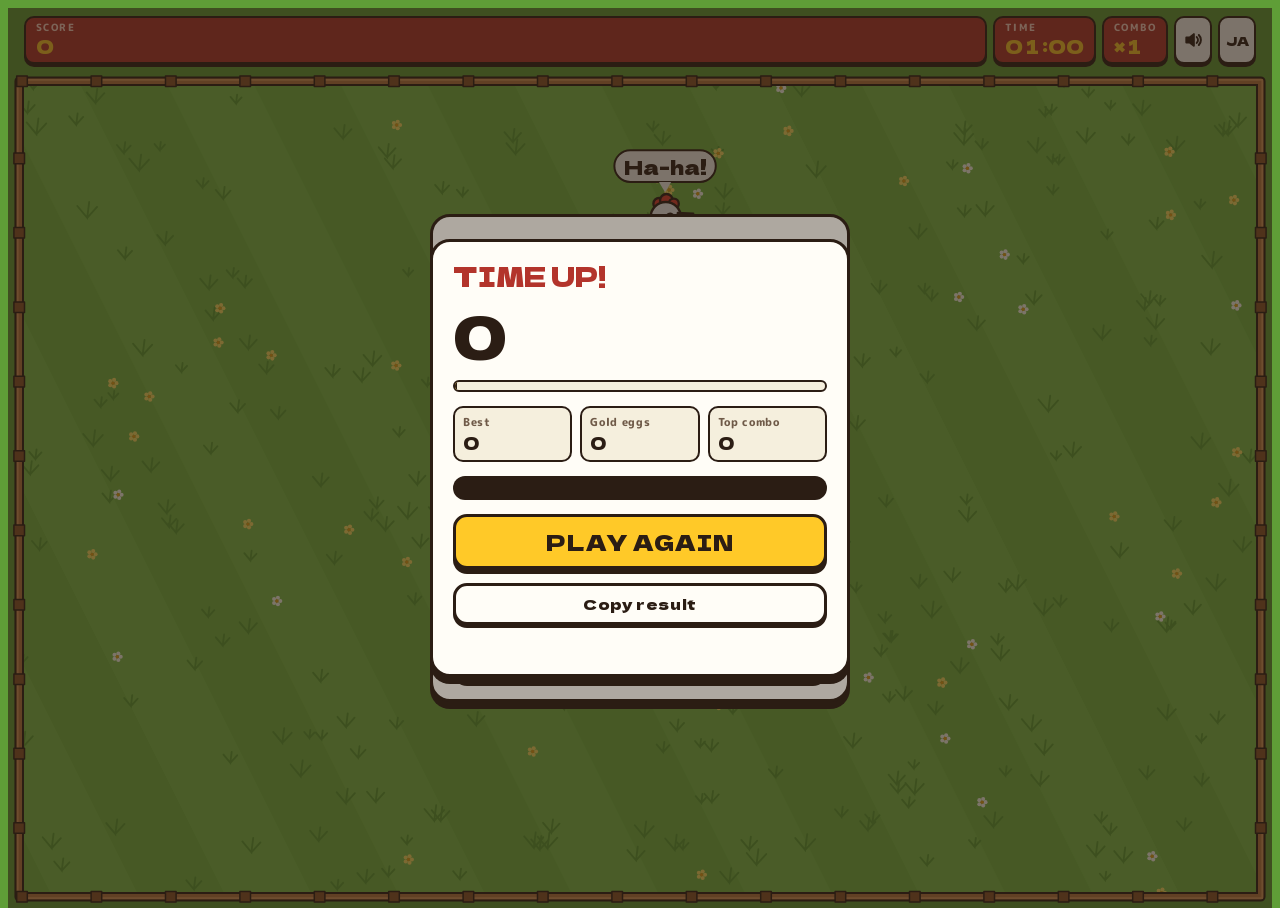
<file: games/golden-egg-chase-king/index.html>
<!doctype html>
<html lang="ja">
<head>
<meta charset="utf-8">
<meta name="viewport" content="width=device-width, initial-scale=1, viewport-fit=cover">
<title>Golden Egg Chase King</title>
<meta name="claude:viewport-fit-sides" content="cover">
<link rel="preconnect" href="https://fonts.googleapis.com">
<link rel="preconnect" href="https://fonts.gstatic.com" crossorigin>
<link rel="stylesheet" href="https://fonts.googleapis.com/css2?family=Dela+Gothic+One&family=M+PLUS+Rounded+1c:wght@500;800&display=swap">
<style>
/* Layout: full-bleed fenced farm field on canvas, barn-red signboard HUD strip on top, sticker-style cards centered over the field */
:root{
  --grass:#7cc24a;
  --barn:#b3342b;
  --barn-deep:#7a1f19;
  --yolk:#ffc928;
  --ink:#2b1d14;
  --card:#fffdf7;
  --muted:#6f5a48;
  --display:'Dela Gothic One','Hiragino Sans','Yu Gothic',system-ui,sans-serif;
  --body:'M PLUS Rounded 1c','Hiragino Maru Gothic ProN','Yu Gothic',system-ui,sans-serif;
  color-scheme:light;
}
html{height:100%;box-sizing:border-box}
*,*::before,*::after{box-sizing:inherit}
body{height:100%;overflow:hidden;background:#5f9e37;color:var(--ink);font-family:var(--body);-webkit-user-select:none;user-select:none;-webkit-touch-callout:none;-webkit-tap-highlight-color:transparent}
#app{position:relative;height:100%;overflow:hidden}
#cv{position:absolute;inset:0;width:100%;height:100%;display:block;touch-action:none;cursor:crosshair}

/* HUD */
#hud{position:absolute;top:0;left:0;right:0;z-index:2;display:flex;gap:6px;align-items:stretch;padding-block:8px;padding-left:max(16px,env(safe-area-inset-left,0px));padding-right:max(16px,env(safe-area-inset-right,0px));pointer-events:none}
.chip{position:relative;overflow:hidden;min-width:0;display:flex;flex-direction:column;justify-content:center;line-height:1;padding:4px 10px 6px;background:var(--barn);border:2.5px solid var(--ink);border-radius:10px;box-shadow:0 3px 0 var(--ink)}
.chip .lbl{font:800 10px/1 var(--body);letter-spacing:.14em;color:#ffd6c6}
.chip b{margin-top:3px;font:400 20px/1.05 var(--display);color:var(--yolk);font-variant-numeric:tabular-nums;white-space:nowrap}
.chip.score{flex:1 1 auto}
.chip.time,.chip.combo{flex:0 0 auto}
.chip.time.low{background:var(--ink);animation:throb .5s ease-in-out infinite alternate}
.chip.combo i{position:absolute;left:0;bottom:0;height:4px;width:0;background:var(--yolk)}
.chip.combo.hot b{color:#fff}
@keyframes throb{to{transform:scale(1.07)}}
.icon{pointer-events:auto;flex:0 0 38px;width:38px;padding:0;display:grid;place-items:center;cursor:pointer;background:var(--card);color:var(--ink);border:2.5px solid var(--ink);border-radius:10px;box-shadow:0 3px 0 var(--ink);font:400 13px/1 var(--display)}
.icon:active{transform:translateY(2px);box-shadow:0 1px 0 var(--ink)}
.icon svg{width:20px;height:20px}
button:focus-visible{outline:3px solid #2a7fff;outline-offset:2px}

/* Banners & hint */
#banner{position:absolute;left:0;right:0;top:28%;z-index:3;text-align:center;pointer-events:none;padding-left:max(16px,env(safe-area-inset-left,0px));padding-right:max(16px,env(safe-area-inset-right,0px));font:400 clamp(24px,6.4vw,44px)/1.15 var(--display);color:var(--yolk);text-wrap:balance;text-shadow:3px 0 0 var(--ink),-3px 0 0 var(--ink),0 3px 0 var(--ink),0 -3px 0 var(--ink),2px 2px 0 var(--ink),-2px 2px 0 var(--ink),2px -2px 0 var(--ink),-2px -2px 0 var(--ink),0 7px 0 var(--ink);animation:pop 1.7s ease-out both}
#banner.big{font-size:clamp(34px,10vw,64px)}
@keyframes pop{0%{transform:scale(.3) rotate(-8deg);opacity:0}12%{transform:scale(1.12) rotate(-3deg);opacity:1}22%{transform:scale(1) rotate(-3deg)}85%{opacity:1}100%{opacity:0;transform:scale(1) rotate(-3deg) translateY(-10px)}}
#phase{position:absolute;left:50%;z-index:3;transform:translateX(-50%);pointer-events:none;white-space:nowrap;padding:5px 14px;background:var(--ink);color:var(--yolk);border-radius:999px;font:400 14px/1 var(--display);letter-spacing:.06em;animation:slide 2.2s ease-out both}
@keyframes slide{0%{opacity:0;transform:translate(-50%,-8px)}15%,80%{opacity:1;transform:translate(-50%,0)}100%{opacity:0}}
#hint{position:absolute;left:50%;bottom:calc(22px + env(safe-area-inset-bottom,0px));z-index:3;transform:translateX(-50%);max-width:calc(100% - 32px);text-align:center;pointer-events:none;padding:9px 16px;background:var(--card);border:2.5px solid var(--ink);border-radius:999px;box-shadow:0 3px 0 var(--ink);font:800 15px/1.3 var(--body);animation:bob 1s ease-in-out infinite alternate}
@keyframes bob{to{transform:translate(-50%,-5px)}}
#goal{position:absolute;left:50%;bottom:calc(22px + env(safe-area-inset-bottom,0px));z-index:3;transform:translateX(-50%);max-width:calc(100% - 32px);white-space:nowrap;pointer-events:none;padding:8px 16px 9px;background:var(--ink);color:var(--yolk);border:2.5px solid var(--yolk);border-radius:999px;font:400 16px/1.2 var(--display);font-variant-numeric:tabular-nums}
#goal.pace{background:var(--barn);color:#fff;animation:throb .4s ease-in-out infinite alternate}
.gap{display:flex;flex-direction:column;gap:6px;margin-top:-4px}
.gap-txt{font:400 16px/1.3 var(--display);color:var(--barn)}
.gap-bar{position:relative;height:12px;background:#f5efdd;border:2px solid var(--ink);border-radius:999px;overflow:hidden}
.gap-bar i{position:absolute;left:0;top:0;bottom:0;background:var(--yolk);border-right:2px solid var(--ink)}
.gap-bar i.over{background:var(--barn)}
.btn:disabled{opacity:.55;cursor:default}

/* Overlays */
.ov{position:absolute;inset:0;z-index:4;display:grid;place-items:center;overflow:auto;touch-action:pan-y;padding-block:14px;padding-left:max(16px,env(safe-area-inset-left,0px));padding-right:max(16px,env(safe-area-inset-right,0px));background:rgba(43,29,20,.38)}
.card{width:min(420px,100%);display:flex;flex-direction:column;gap:14px;padding:20px 20px 18px;background:var(--card);border:3px solid var(--ink);border-radius:20px;box-shadow:0 7px 0 var(--ink)}
.eyebrow{font:800 11px/1.3 var(--body);letter-spacing:.14em;color:var(--barn)}
h1{margin:0;font:400 clamp(30px,9vw,40px)/1.02 var(--display);color:var(--yolk);text-wrap:balance;text-shadow:2px 0 0 var(--ink),-2px 0 0 var(--ink),0 2px 0 var(--ink),0 -2px 0 var(--ink),2px 2px 0 var(--ink),-2px 2px 0 var(--ink),2px -2px 0 var(--ink),-2px -2px 0 var(--ink),0 5px 0 var(--ink)}
h1 span{display:block}
.tag{margin:-4px 0 0;font:800 14px/1.4 var(--body);color:var(--muted)}
.legend{list-style:none;margin:0;padding:10px 12px;display:flex;flex-direction:column;gap:4px;background:#f5efdd;border:2px solid var(--ink);border-radius:12px}
.legend li{display:grid;grid-template-columns:30px 1fr auto;align-items:center;gap:10px;min-height:30px}
.legend canvas{width:30px;height:30px}
.legend .nm{font:800 14px/1.2 var(--body)}
.legend .ef{font:800 13px/1.2 var(--body);color:var(--muted);text-align:right;font-variant-numeric:tabular-nums}
.legend .ef.good{color:#a16c00}
.legend .ef.bad{color:var(--barn)}
.meta{display:flex;justify-content:space-between;gap:12px;flex-wrap:wrap;font:800 13px/1.4 var(--body);color:var(--muted)}
.meta b{font:400 15px/1 var(--display);color:var(--ink);font-variant-numeric:tabular-nums}
.btn{width:100%;padding:13px 16px 14px;cursor:pointer;border:3px solid var(--ink);border-radius:14px;box-shadow:0 5px 0 var(--ink);background:var(--yolk);color:var(--ink);font:400 22px/1 var(--display);letter-spacing:.04em}
.btn:active{transform:translateY(3px);box-shadow:0 2px 0 var(--ink)}
.btn.sub{background:var(--card);font-size:15px;padding:10px 14px 11px;box-shadow:0 3px 0 var(--ink)}
.res-head{display:flex;align-items:center;justify-content:space-between;gap:10px}
.res-head h2{margin:0;font:400 26px/1.1 var(--display);color:var(--barn)}
.badge{padding:5px 10px;background:var(--barn);color:var(--yolk);border:2px solid var(--ink);border-radius:8px;font:400 13px/1 var(--display);transform:rotate(4deg);animation:throb .45s ease-in-out infinite alternate}
.bigscore{font:400 clamp(44px,14vw,60px)/1 var(--display);color:var(--ink);font-variant-numeric:tabular-nums;letter-spacing:-.01em}
.bigscore small{font-size:.4em;margin-left:4px;color:var(--muted)}
.stats{display:grid;grid-template-columns:repeat(3,1fr);gap:8px}
.stats div{min-width:0;padding:8px 8px 9px;background:#f5efdd;border:2px solid var(--ink);border-radius:10px;display:flex;flex-direction:column;gap:4px}
.stats span{font:800 11px/1.2 var(--body);color:var(--muted);letter-spacing:.06em}
.stats b{font:400 18px/1 var(--display);font-variant-numeric:tabular-nums;white-space:nowrap;overflow:hidden;text-overflow:ellipsis}
.quote{margin:0;padding:12px 14px;background:var(--ink);color:#fff6d8;border-radius:12px;font:800 15px/1.55 var(--body);text-wrap:pretty}
.row{display:flex;gap:10px}
.row .btn.sub{flex:1}
.note{font:500 12px/1.4 var(--body);color:var(--muted);text-align:center;min-height:1.4em}
@media (max-height:640px){.card{gap:10px;padding:14px 16px}.legend li{min-height:26px}h1{font-size:28px}}
@media (prefers-reduced-motion:reduce){#banner,#phase,#hint,.badge,.chip.time.low{animation-duration:.01s;animation-iteration-count:1}}
</style>
</head>
<body>

<div id="app">
  <canvas id="cv" aria-label="Game field"></canvas>

  <header id="hud">
    <div class="chip score"><span class="lbl">SCORE</span><b id="hScore">0</b></div>
    <div class="chip time" id="cTime"><span class="lbl">TIME</span><b id="hTime">01:00</b></div>
    <div class="chip combo" id="cCombo"><span class="lbl">COMBO</span><b id="hCombo">×1</b><i id="hBar"></i></div>
    <button class="icon" id="btnMute" type="button" aria-label="Mute"></button>
    <button class="icon" id="btnLang" type="button" aria-label="Language">EN</button>
  </header>

  <div id="banner" hidden></div>
  <div id="phase" hidden></div>
  <div id="hint" hidden></div>
  <div id="goal" hidden></div>

  <section class="ov" id="title">
    <div class="card">
      <div class="eyebrow" data-i="eyebrow"></div>
      <h1><span>GOLDEN EGG</span><span>CHASE KING</span></h1>
      <p class="tag" data-i="tagline"></p>
      <ul class="legend">
        <li><canvas data-egg="gold" width="60" height="60"></canvas><span class="nm" data-i="n_gold"></span><span class="ef good" data-i="d_gold"></span></li>
        <li><canvas data-egg="rainbow" width="60" height="60"></canvas><span class="nm" data-i="n_rainbow"></span><span class="ef good" data-i="d_rainbow"></span></li>
        <li><canvas data-egg="giant" width="60" height="60"></canvas><span class="nm" data-i="n_giant"></span><span class="ef good" data-i="d_giant"></span></li>
        <li><canvas data-egg="stinky" width="60" height="60"></canvas><span class="nm" data-i="n_stinky"></span><span class="ef bad" data-i="d_stinky"></span></li>
        <li><canvas data-egg="bomb" width="60" height="60"></canvas><span class="nm" data-i="n_bomb"></span><span class="ef bad" data-i="d_bomb"></span></li>
      </ul>
      <div class="meta"><span data-i="ctrl"></span><span><span data-i="best"></span> <b id="tBest">0</b></span></div>
      <button class="btn" id="btnStart" type="button" data-i="start"></button>
    </div>
  </section>

  <section class="ov" id="result" hidden>
    <div class="card">
      <div class="res-head"><h2 data-i="timeup"></h2><span class="badge" id="rNew" data-i="newrec" hidden></span></div>
      <div class="bigscore" id="rScore">0</div>
      <div class="gap" id="rGap" hidden><div class="gap-txt" id="rGapTxt"></div><div class="gap-bar"><i id="rGapBar"></i></div></div>
      <div class="stats">
        <div><span data-i="r_best"></span><b id="rBest">0</b></div>
        <div><span data-i="r_eggs"></span><b id="rEggs">0</b></div>
        <div><span data-i="r_combo"></span><b id="rCombo">0</b></div>
      </div>
      <p class="quote" id="rQuote"></p>
      <button class="btn" id="btnRetry" type="button" data-i="retry"></button>
      <div class="row"><button class="btn sub" id="btnCopy" type="button" data-i="copy"></button></div>
      <div class="note" id="rNote"></div>
    </div>
  </section>
</div>

<script>
'use strict';
const $=id=>document.getElementById(id);
const TAU=Math.PI*2;
const rand=(a,b)=>a+Math.random()*(b-a);
const clamp=(v,a,b)=>v<a?a:v>b?b:v;
const angDiff=(a,b)=>{let d=(b-a)%TAU;if(d>Math.PI)d-=TAU;if(d<-Math.PI)d+=TAU;return d};
const fmt=n=>Math.round(n).toLocaleString('en-US');
const INK='#2b1d14';
const REDUCED=matchMedia('(prefers-reduced-motion: reduce)').matches;
const FINE=matchMedia('(pointer: fine)').matches;
const GAME_LEN=60;

/* ---------- storage ---------- */
const store={
  get(k,d){try{const v=localStorage.getItem(k);return v==null?d:JSON.parse(v)}catch(e){return d}},
  set(k,v){try{localStorage.setItem(k,JSON.stringify(v))}catch(e){}}
};
let best=store.get('gecK.best',0)|0;
let muted=!!store.get('gecK.mute',false);
let lang=store.get('gecK.lang',(navigator.language||'ja').toLowerCase().startsWith('ja')?'ja':'en');

/* ---------- i18n ---------- */
const T={
ja:{eyebrow:'60秒ナンセンス追いかけアクション',tagline:'〜金の卵を産むニワトリを追いかけろ！〜',
n_gold:'金の卵',d_gold:'+100',n_rainbow:'虹色の卵',d_rainbow:'+500・磁石',n_giant:'巨大金の卵',d_giant:'+2,000・2秒じっと',
n_stinky:'臭い卵',d_stinky:'−200・コンボ切れ',n_bomb:'爆弾の卵',d_bomb:'2秒気絶',
ctrl:'ドラッグ / WASD・矢印キー',best:'最高記録',start:'スタート',
hintTouch:'ドラッグして金の卵を集めよう！',hintPC:'WASD・矢印キーかドラッグで金の卵を集めよう！',
timeup:'タイムアップ！',r_best:'最高記録',r_eggs:'金の卵',r_combo:'最大コンボ',retry:'もう一回！',copy:'結果をコピー',copied:'結果をコピーしました',copyFail:'コピーできませんでした。下の文を選択してください',newrec:'新記録！',
ev_flock:'ニワトリ大増殖！どれが本物？',ev_fly:'空飛ぶニワトリ！',ev_dino:'恐竜誕生！逃げろ！',ev_reverse:'立場逆転！ニワトリの逆襲',ev_fever:'金の卵フィーバー！',ev_rain:'卵の雨！',
ph1:'15秒 混乱開始',ph2:'30秒 カオス',ph3:'45秒 ラストスパート',
t_stinky:'くさっ！',t_bomb:'ドカーン！',t_bite:'ガブッ！',t_peck:'つつかれた！',t_decoy:'ハズレ！',t_magnet:'マグネット！',t_fail:'動いたら失敗！',t_first:'お金ゲット！',t_munch:'ムシャッ',t_rawr:'ガオー！',t_stay:'じっと！',t_break:'コンボ切れ',
b_laugh:'ケケケッ',goal_left:n=>`新記録まであと ${n}`,goal_pace:'新記録ペース！',gap_left:n=>`最高記録まであと ${n}点`,gap_tie:'最高記録とタイ！',gap_up:n=>`これまでの記録を ${n}点 更新`,b_feint:'ひょい',b_cluck:'コケーッ！',b_angry:'許さん！',
mute:'ミュート',unmute:'ミュート解除',lang:'English',
share:(s,n)=>`GOLDEN EGG CHASE KING で ${s}点！ 金の卵を${n}個ゲットしました。`,
c_bomb:'爆発しすぎて髪型がアフロになりました。',c_stink:'臭い卵を拾いすぎです。今日はもうお風呂へどうぞ。',c_dino:'恐竜にかじられても卵を追う。それがあなた。',c_giant:'巨大な金の卵を抱えて、ちょっと腰を痛めました。',c_rich:'ニワトリより先に、あなたが伝説になりました。',c_poor:'ニワトリが一枚上手でした。今夜は卵かけご飯で。',c_combo:'20連続回収。もうニワトリと心が通じています。',c_normal:'ニワトリは今日も元気に逃げ回っています。',c_zero:'卵はひとつも拾えませんでした。ニワトリは大満足です。'},
en:{eyebrow:'A 60-SECOND NONSENSE CHASE',tagline:'Chase the hen that lays golden eggs!',
n_gold:'Golden egg',d_gold:'+100',n_rainbow:'Rainbow egg',d_rainbow:'+500 · magnet',n_giant:'Giant golden egg',d_giant:'+2,000 · hold 2s',
n_stinky:'Stinky egg',d_stinky:'−200 · breaks combo',n_bomb:'Bomb egg',d_bomb:'stunned 2s',
ctrl:'Drag / WASD · arrow keys',best:'Best',start:'START',
hintTouch:'Drag to grab the golden eggs!',hintPC:'WASD, arrow keys or drag to grab golden eggs!',
timeup:'TIME UP!',r_best:'Best',r_eggs:'Gold eggs',r_combo:'Top combo',retry:'PLAY AGAIN',copy:'Copy result',copied:'Result copied',copyFail:'Copy failed. Select the text below instead',newrec:'NEW BEST!',
ev_flock:'Chicken clones! Which one is real?',ev_fly:'The hen can fly!',ev_dino:'A dinosaur hatched! Run!',ev_reverse:'Role swap! The hen strikes back',ev_fever:'GOLDEN EGG FEVER!',ev_rain:'It’s raining eggs!',
ph1:'0:15 Chaos begins',ph2:'0:30 Full chaos',ph3:'0:45 Final sprint',
t_stinky:'PEE-YEW!',t_bomb:'KABOOM!',t_bite:'CHOMP!',t_peck:'PECKED!',t_decoy:'FAKE!',t_magnet:'MAGNET!',t_fail:'Don’t move!',t_first:'KA-CHING!',t_munch:'MUNCH',t_rawr:'RAWR!',t_stay:'HOLD!',t_break:'combo lost',
b_laugh:'Ha-ha!',goal_left:n=>`${n} to beat your best`,goal_pace:'On record pace!',gap_left:n=>`${n} pts short of your best`,gap_tie:'Tied your best!',gap_up:n=>`Beat your old best by ${n}`,b_feint:'Nope',b_cluck:'BAWK!',b_angry:'Get him!',
mute:'Mute',unmute:'Unmute',lang:'日本語',
share:(s,n)=>`I scored ${s} in GOLDEN EGG CHASE KING and grabbed ${n} golden eggs!`,
c_bomb:'You exploded so often your hair is now an afro.',c_stink:'Too many stinky eggs. Please take a bath.',c_dino:'Bitten by a dinosaur and still chasing eggs. Respect.',c_giant:'You carried a giant golden egg and slightly hurt your back.',c_rich:'Forget the hen. You are the legend now.',c_poor:'The hen won this round. Eggs on rice for dinner, then.',c_combo:'Twenty in a row. You and the hen now share one mind.',c_normal:'The hen is still out there, running laps around you.',c_zero:'Not a single egg. The hen is delighted.'}
};
const tr=k=>T[lang][k]??k;
function applyLang(){
  document.documentElement.lang=lang;
  document.querySelectorAll('[data-i]').forEach(el=>{el.textContent=tr(el.dataset.i)});
  $('btnLang').textContent=lang==='ja'?'EN':'JA';
  $('btnLang').setAttribute('aria-label',tr('lang'));
  refreshMute();
  if(!$('hint').hidden) $('hint').textContent=FINE?tr('hintPC'):tr('hintTouch');
}

/* ---------- audio ---------- */
let AC=null,master=null,noiseBuf=null;
function initAudio(){
  if(AC){if(AC.state==='suspended')AC.resume();return}
  try{AC=new (window.AudioContext||window.webkitAudioContext)();master=AC.createGain();master.gain.value=muted?0:0.5;master.connect(AC.destination)}catch(e){AC=null}
}
function tone(f,d,type='square',v=.14,f2=null,delay=0){
  if(!AC||muted)return;const t0=AC.currentTime+delay;
  const o=AC.createOscillator(),g=AC.createGain();o.type=type;o.frequency.setValueAtTime(f,t0);
  if(f2)o.frequency.exponentialRampToValueAtTime(f2,t0+d);
  g.gain.setValueAtTime(.0001,t0);g.gain.exponentialRampToValueAtTime(v,t0+.01);g.gain.exponentialRampToValueAtTime(.0001,t0+d);
  o.connect(g);g.connect(master);o.start(t0);o.stop(t0+d+.03);
}
function noise(d,v=.3,fc=1200,type='lowpass',delay=0){
  if(!AC||muted)return;
  if(!noiseBuf){noiseBuf=AC.createBuffer(1,AC.sampleRate,AC.sampleRate);const ch=noiseBuf.getChannelData(0);for(let i=0;i<ch.length;i++)ch[i]=Math.random()*2-1}
  const t0=AC.currentTime+delay,s=AC.createBufferSource(),f=AC.createBiquadFilter(),g=AC.createGain();
  s.buffer=noiseBuf;f.type=type;f.frequency.value=fc;g.gain.setValueAtTime(v,t0);g.gain.exponentialRampToValueAtTime(.0001,t0+d);
  s.connect(f);f.connect(g);g.connect(master);s.start(t0);s.stop(t0+d+.02);
}
const SFX={
  coin(m){const b=880*Math.pow(1.05,Math.min(m,14));tone(b,.07,'square',.11);tone(b*1.5,.13,'square',.11,null,.06)},
  rainbow(){[784,988,1175,1568,1976].forEach((f,i)=>tone(f,.13,'triangle',.14,null,i*.05))},
  giant(){[523,659,784,1047,1319,1568].forEach((f,i)=>tone(f,.2,'square',.1,null,i*.07))},
  stink(){tone(130,.5,'sawtooth',.16,55);noise(.45,.14,380)},
  boom(){noise(.8,.55,900);tone(170,.55,'sine',.4,38)},
  cluck(){tone(650,.06,'triangle',.15,1100);tone(950,.1,'triangle',.13,480,.07)},
  laugh(){for(let i=0;i<3;i++)tone(1050,.05,'square',.07,1500,i*.09)},
  bite(){noise(.16,.4,2600,'bandpass');tone(220,.16,'square',.14,80)},
  event(){tone(440,.1,'square',.11,880);tone(660,.16,'square',.11,1320,.1)},
  tick(){tone(1250,.04,'square',.06)},
  lay(){tone(520,.05,'sine',.07,300)},
  poof(){noise(.22,.2,1800,'highpass')},
  fail(){tone(420,.28,'sawtooth',.09,140)},
  charge(p){tone(300+p*700,.05,'triangle',.05)},
  start(){[523,659,784,1047].forEach((f,i)=>tone(f,.12,'square',.1,null,i*.08))},
  end(){[784,659,523,392].forEach((f,i)=>tone(f,.17,'square',.1,null,i*.12))}
};
const ICON_ON='<svg viewBox="0 0 24 24" fill="none" stroke="currentColor" stroke-width="2.4" stroke-linecap="round" stroke-linejoin="round"><path d="M4 9h4l5-4v14l-5-4H4z" fill="currentColor"/><path d="M16.5 8.5a5 5 0 0 1 0 7M19 6a8.5 8.5 0 0 1 0 12"/></svg>';
const ICON_OFF='<svg viewBox="0 0 24 24" fill="none" stroke="currentColor" stroke-width="2.4" stroke-linecap="round" stroke-linejoin="round"><path d="M4 9h4l5-4v14l-5-4H4z" fill="currentColor"/><path d="M17 9l5 6M22 9l-5 6"/></svg>';
function refreshMute(){const b=$('btnMute');b.innerHTML=muted?ICON_OFF:ICON_ON;b.setAttribute('aria-label',muted?tr('unmute'):tr('mute'));b.setAttribute('aria-pressed',String(muted))}

/* ---------- canvas / field ---------- */
const cv=$('cv'),ctx=cv.getContext('2d'),hud=$('hud');
let W=1,H=1,DPR=1,U=4,FL=0,FR=1,FT=0,FB=1,bg=null,clock=0,mode='title';
const S={};
function clampIn(o,r){
  const x0=o.x,y0=o.y;
  o.x=clamp(o.x,FL+r*.8,FR-r*.8);o.y=clamp(o.y,FT+r*.9,FB-r*.15);
  return {hx:o.x!==x0,hy:o.y!==y0};
}
function mulberry(a){return()=>{a|=0;a=a+0x6D2B79F5|0;let t=Math.imul(a^a>>>15,1|a);t=t+Math.imul(t^t>>>7,61|t)^t;return((t^t>>>14)>>>0)/4294967296}}
function buildBg(){
  bg=document.createElement('canvas');bg.width=Math.round(W*DPR);bg.height=Math.round(H*DPR);
  const b=bg.getContext('2d');b.scale(DPR,DPR);
  b.fillStyle='#5f9e37';b.fillRect(0,0,W,H);
  const fw=FR-FL,fh=FB-FT;
  b.save();b.beginPath();b.rect(FL,FT,fw,fh);b.clip();
  b.fillStyle='#7cc24a';b.fillRect(FL,FT,fw,fh);
  const band=14*U;b.fillStyle='#74b943';
  for(let x=FL-fh;x<FR+fh;x+=band*2){b.beginPath();b.moveTo(x,FT);b.lineTo(x+band,FT);b.lineTo(x+band+fh*.5,FB);b.lineTo(x+fh*.5,FB);b.closePath();b.fill()}
  const R=mulberry(7);
  b.strokeStyle='#5c9f33';b.lineWidth=Math.max(1.2,U*.3);b.lineCap='round';
  const nT=Math.floor(fw*fh/(U*U*90));
  for(let i=0;i<nT;i++){const x=FL+R()*fw,y=FT+R()*fh,s=U*(.8+R()*.8);b.beginPath();b.moveTo(x-s,y-s*1.2);b.lineTo(x,y);b.lineTo(x+s*.2,y-s*1.6);b.moveTo(x,y);b.lineTo(x+s,y-s*1.1);b.stroke()}
  const nF=Math.floor(nT/5);
  for(let i=0;i<nF;i++){const x=FL+R()*fw,y=FT+R()*fh,s=U*.55;b.fillStyle=R()<.5?'#fffef2':'#ffe266';for(let k=0;k<5;k++){const a=k/5*TAU;b.beginPath();b.arc(x+Math.cos(a)*s,y+Math.sin(a)*s,s*.6,0,TAU);b.fill()}b.fillStyle='#e8a317';b.beginPath();b.arc(x,y,s*.5,0,TAU);b.fill()}
  b.restore();
  // fence
  const rail=Math.max(3,U*.9);
  b.lineJoin='round';
  b.strokeStyle=INK;b.lineWidth=rail+4;b.strokeRect(FL-rail*.5,FT-rail*.5,fw+rail,fh+rail);
  b.strokeStyle='#b9773f';b.lineWidth=rail;b.strokeRect(FL-rail*.5,FT-rail*.5,fw+rail,fh+rail);
  b.strokeStyle='#d99a5b';b.lineWidth=Math.max(1,rail*.3);b.strokeRect(FL-rail*.75,FT-rail*.75,fw+rail*1.5,fh+rail*1.5);
  const ps=rail*1.9,step=12*U;
  const post=(x,y)=>{b.fillStyle='#8b5428';b.fillRect(x-ps/2,y-ps/2,ps,ps);b.strokeStyle=INK;b.lineWidth=1.5;b.strokeRect(x-ps/2,y-ps/2,ps,ps)};
  for(let x=FL;x<=FR+1;x+=step){post(x,FT-rail*.5);post(x,FB+rail*.5)}
  for(let y=FT+step;y<FB;y+=step){post(FL-rail*.5,y);post(FR+rail*.5,y)}
}
function resize(){
  const r=$('app').getBoundingClientRect();W=Math.max(1,r.width);H=Math.max(1,r.height);
  DPR=Math.min(2,window.devicePixelRatio||1);
  cv.width=Math.round(W*DPR);cv.height=Math.round(H*DPR);
  U=clamp(Math.min(W,H)/100,3.3,6.2);
  const hb=hud.offsetTop+hud.offsetHeight;
  FL=14;FR=W-14;FT=hb+12;FB=H-14;
  if(FB-FT<140)FT=Math.max(0,FB-140);
  $('phase').style.top=(hb+18)+'px';
  buildBg();
  if(S.player){for(const o of [S.player,...S.chickens])clampIn(o,o.r);for(const e of S.eggs)clampIn(e,e.r);if(S.dino)clampIn(S.dino,S.dino.r)}
}

/* ---------- world ---------- */
const PS=()=>U*55+Math.max(W,H)*.08;
const prog=()=>clamp(S.t/GAME_LEN,0,1);
const CS=()=>PS()*(.5+.32*prog());
function mkChicken(x,y,decoy){return{x,y,r:5.4*U,dir:-Math.PI/2+rand(-1,1),spd:0,state:'stop',st:1.1,layT:rand(.7,1.1),decoy,z:0,walk:Math.random()*5,face:1,feintCD:1.5,touchCD:0,bubble:null,wander:rand(0,TAU),fly:null,angry:false}}
function newWorld(){
  Object.assign(S,{t:0,score:0,combo:0,lastC:-99,got:0,eggs:[],parts:[],texts:[],chickens:[],dino:null,ev:null,nextEv:rand(15.5,17.5),lastEv:null,feverDone:false,giantForced:false,magnet:0,shake:0,phaseIx:0,lastSec:-1,firstDone:false,finalFever:false,prevBest:best,nb:false,
    stats:{bomb:0,stink:0,bite:0,peck:0,giant:0,maxCombo:0}});
  S.player={x:(FL+FR)/2,y:FT+(FB-FT)*.74,r:6*U,vx:0,vy:0,z:0,vz:0,stun:0,kx:0,ky:0,spin:0,face:1,walk:0,moving:false,peckCD:0,soot:0};
  S.chickens=[mkChicken((FL+FR)/2+rand(-1,1)*8*U,FT+(FB-FT)*.34,false)];
}
const LIFE={gold:9,rainbow:6.5,stinky:10,bomb:7.5,giant:11};
function spawnEgg(type,x,y,z=0,vx=0,vy=0,vz=0){
  if(S.eggs.length>=60){const i=S.eggs.findIndex(e=>e.type!=='giant');if(i>=0)S.eggs.splice(i,1)}
  const e={type,x,y,z,vx,vy,vz,age:0,life:LIFE[type],r:(type==='giant'?6.4:3.2)*U,prog:0,warned:false};
  clampIn(e,e.r);S.eggs.push(e);return e;
}
function wpick(w){let s=0;for(const k in w)s+=w[k];let r=Math.random()*s;for(const k in w){r-=w[k];if(r<=0)return k}return Object.keys(w)[0]}
function pickType(){
  if(mode==='title')return wpick({gold:5,rainbow:1,stinky:1,bomb:1,giant:.4});
  const t=S.t;let w;
  if(t<15)w={gold:92,rainbow:8};
  else if(t<30)w={gold:72,rainbow:6,stinky:16,bomb:6};
  else if(t<45)w={gold:63,rainbow:7,stinky:16,bomb:10,giant:4};
  else w={gold:60,rainbow:8,stinky:12,bomb:10,giant:10};
  const hasGiant=S.eggs.some(e=>e.type==='giant');
  if(hasGiant)delete w.giant;
  if(t>46&&!S.giantForced&&!hasGiant){S.giantForced=true;return'giant'}
  if(w.giant&&!hasGiant&&t>=30&&Math.random()*100<w.giant)S.giantForced=true;
  return wpick(w);
}
function layInterval(){
  if(S.ev&&S.ev.name==='fever')return .12;
  if(S.ev&&S.ev.name==='reverse')return .38;
  return Math.max(.6,rand(1,1.55)-prog()*.35);
}
function layEgg(c,type){
  type=type||(S.ev&&S.ev.name==='fever'?'gold':pickType());
  const bx=c.x-Math.cos(c.dir)*c.r*.7,by=c.y+U*.6;
  spawnEgg(type,bx,by,c.r*.7,-Math.cos(c.dir)*14*U+rand(-6,6)*U,rand(-4,8)*U,40*U);
  if(mode==='play')SFX.lay();
}
const realChicken=()=>S.chickens.find(c=>!c.decoy);

/* ---------- particles & text ---------- */
function addP(o){if(S.parts.length<420)S.parts.push(o)}
function coins(x,y,n,col){for(let i=0;i<n;i++)addP({k:'coin',x,y,vx:rand(-1,1)*50*U,vy:-rand(40,90)*U,g:220*U,life:rand(.6,1),max:1,rot:rand(0,TAU),s:U*rand(1,1.6),col:col||'#ffd43b'})}
function sparks(x,y,n,hue){for(let i=0;i<n;i++){const a=rand(0,TAU),s=rand(20,70)*U;addP({k:'spark',x,y,vx:Math.cos(a)*s,vy:Math.sin(a)*s,g:0,life:rand(.4,.8),max:.8,s:U*rand(.8,1.6),col:hue==null?'#fff3a0':`hsl(${(hue+i*37)%360} 95% 65%)`})}}
function puff(x,y,n,col){for(let i=0;i<n;i++){const a=rand(0,TAU),s=rand(10,40)*U;addP({k:'smoke',x,y,vx:Math.cos(a)*s,vy:Math.sin(a)*s-10*U,g:-10*U,life:rand(.5,.9),max:.9,s:U*rand(2,3.6),col:col||'rgba(255,255,255,.9)'})}}
function feathers(x,y,n){for(let i=0;i<n;i++)addP({k:'feather',x,y,vx:rand(-1,1)*35*U,vy:-rand(10,40)*U,g:18*U,life:rand(.8,1.4),max:1.4,rot:rand(0,TAU),vr:rand(-6,6),s:U*rand(1.2,1.9)})}
function dust(x,y){addP({k:'smoke',x:x+rand(-1,1)*U,y,vx:rand(-8,8)*U,vy:-rand(2,8)*U,g:0,life:.45,max:.45,s:U*rand(1,1.8),col:'rgba(214,190,140,.8)'})}
function ring(x,y,col,max){addP({k:'ring',x,y,vx:0,vy:0,g:0,life:.5,max:.5,s:max,col})}
function addText(x,y,txt,col,size){S.texts.push({x,y,txt,col:col||'#ffd43b',size:size||5*U,life:1.1,max:1.1});if(S.texts.length>30)S.texts.shift()}
let bannerTO=0;
function banner(txt,cls){const b=$('banner');b.textContent=txt;b.className=cls||'';b.hidden=false;b.style.animation='none';void b.offsetWidth;b.style.animation='';clearTimeout(bannerTO);bannerTO=setTimeout(()=>{b.hidden=true},1750)}
let phaseTO=0;
function phaseLabel(txt){const p=$('phase');p.textContent=txt;p.hidden=false;p.style.animation='none';void p.offsetWidth;p.style.animation='';clearTimeout(phaseTO);phaseTO=setTimeout(()=>{p.hidden=true},2250)}

/* ---------- scoring ---------- */
const mult=n=>n>=20?5:n>=10?3:n>=5?2:1;
function goodHit(base){
  if(S.combo>0&&S.t-S.lastC<=3)S.combo++;else S.combo=1;
  S.lastC=S.t;S.stats.maxCombo=Math.max(S.stats.maxCombo,S.combo);
  const m=mult(S.combo),pts=base*m;S.score+=pts;S.got++;
  if(S.combo===5||S.combo===10||S.combo===20){banner('COMBO ×'+m+'!');sparks(S.player.x,S.player.y-S.player.r*2,18,0)}
  return{pts,m};
}
function breakCombo(){if(S.combo>=3)addText(S.player.x,S.player.y-S.player.r*4.2,tr('t_break'),'#ffffff',3.4*U);S.combo=0}
function hurt(sx,sy,stun,kind){
  const P=S.player;let a=Math.atan2(P.y-sy,P.x-sx);if(!isFinite(a)||(Math.abs(P.y-sy)<1&&Math.abs(P.x-sx)<1))a=rand(0,TAU);
  const pw=(kind==='bomb'?120:kind==='bite'?75:42)*U;
  P.kx=Math.cos(a)*pw;P.ky=Math.sin(a)*pw;P.stun=Math.max(P.stun,stun);P.vx=P.vy=0;
  P.vz=(kind==='bomb'?110:kind==='bite'?50:24)*U;
  if(kind==='bomb')S.stats.bomb++;if(kind==='bite')S.stats.bite++;if(kind==='peck')S.stats.peck++;
  if(kind!=='peck')breakCombo();
  if(kind==='bomb')P.soot=4.6;
  if(kind!=='peck'&&mode==='play'){
    const rev=S.ev&&S.ev.name==='reverse';let laughed=false;
    for(const c of S.chickens){if(c.fly||(rev&&!c.decoy))continue;c.state='taunt';c.st=Math.max(1.2,stun)+rand(0,.3);c.face=P.x>c.x?1:-1;c.bubble={k:'laugh',t:c.st};laughed=true}
    if(laughed)setTimeout(()=>SFX.laugh(),250);
  }
  S.shake=Math.max(S.shake,kind==='bomb'?.6:.3);
  addText(P.x,P.y-P.r*3.2,tr('t_'+kind),kind==='peck'?'#ffffff':'#ff6a3d',kind==='bomb'?7*U:5.5*U);
}
function collect(e){
  const P=S.player,x=e.x,y=e.y-e.r;
  if(e.type==='gold'){const{pts,m}=goodHit(100);coins(x,y,8);addText(x,y-e.r,'+'+fmt(pts)+(m>1?' ×'+m:''),'#ffd43b');SFX.coin(S.combo)}
  else if(e.type==='rainbow'){const{pts,m}=goodHit(500);sparks(x,y,26,clock*200);addText(x,y-e.r,'+'+fmt(pts)+(m>1?' ×'+m:''),'#ff8ad8',6*U);addText(x,y-e.r*3.4,tr('t_magnet'),'#ffffff',4*U);S.magnet=5;SFX.rainbow()}
  else if(e.type==='giant'){const{pts,m}=goodHit(2000);coins(x,y,30);sparks(x,y,30);ring(x,y,'#ffd43b',30*U);addText(x,y-e.r,'+'+fmt(pts)+(m>1?' ×'+m:''),'#ffd43b',8*U);S.shake=.35;S.stats.giant++;SFX.giant()}
  else if(e.type==='stinky'){S.score=Math.max(0,S.score-200);breakCombo();puff(x,y,14,'rgba(150,170,60,.85)');addText(x,y-e.r,'−200 '+tr('t_stinky'),'#c9e46a',5*U);S.stats.stink++;SFX.stink()}
  else if(e.type==='bomb'){explode(x,e.y);hurt(x,e.y+U,2,'bomb')}
  if(e.type!=='stinky'&&e.type!=='bomb'&&!S.firstDone){S.firstDone=true;addText(P.x,P.y-P.r*4.6,tr('t_first'),'#ffffff',5*U);coins(P.x,P.y-P.r*2,18)}
}
function explode(x,y){
  for(let i=0;i<22;i++){const a=rand(0,TAU),s=rand(20,90)*U;addP({k:'smoke',x,y:y-2*U,vx:Math.cos(a)*s,vy:Math.sin(a)*s*.7,g:-8*U,life:rand(.5,1),max:1,s:U*rand(2.5,5),col:i%3?'rgba(90,80,75,.85)':'rgba(255,150,40,.95)'})}
  ring(x,y,'#ff9a2e',26*U);sparks(x,y,14);SFX.boom();
}

/* ---------- events ---------- */
const DUR={flock:6,fly:3.4,dino:6.5,reverse:5,fever:5,rain:5};
function chooseEvent(){
  const t=S.t;let w;
  if(t<30)w={flock:2,fly:2,rain:2,reverse:1,dino:1,fever:.6};
  else if(t<45)w={flock:1.5,fly:1.5,rain:1.5,reverse:1.5,dino:2,fever:t<41?1:0};
  else w={flock:1,fly:1.5,rain:2,reverse:1,dino:1};
  delete w[S.lastEv];if(S.dino)delete w.dino;
  return wpick(w);
}
const cooldown=()=>S.t<30?rand(6,8):S.t<45?rand(3,4.5):rand(3.5,5);
function startEvent(name){
  const c=realChicken(),P=S.player;S.ev={name,t:0,dur:DUR[name],spawn:0};S.lastEv=name;
  banner(tr('ev_'+name));SFX.event();S.shake=Math.max(S.shake,.18);
  if(name==='flock'){
    puff(c.x,c.y-c.r,18);SFX.poof();
    for(let i=0;i<9;i++){const d=mkChicken(c.x+rand(-2,2)*U,c.y+rand(-2,2)*U,true);d.dir=rand(0,TAU);d.state='dash';d.st=rand(.5,.9);d.feintCD=rand(0,2);S.chickens.push(d)}
    c.dir=rand(0,TAU);c.state='dash';c.st=.7;
    for(let i=S.chickens.length-1;i>0;i--){const j=Math.floor(Math.random()*(i+1));[S.chickens[i],S.chickens[j]]=[S.chickens[j],S.chickens[i]]}
  }else if(name==='fly'){
    let tx,ty,n=0;do{tx=rand(FL+8*U,FR-8*U);ty=rand(FT+12*U,FB-6*U)}while(Math.hypot(tx-c.x,ty-c.y)<Math.min(FR-FL,FB-FT)*.45&&++n<25);
    c.fly={t:0,dur:3.2,x0:c.x,y0:c.y,x1:tx,y1:ty,h:24*U,drop:.1};c.bubble={k:'cluck',t:1};SFX.cluck();
  }else if(name==='dino'){
    let x,y,n=0;do{x=rand(FL+12*U,FR-12*U);y=rand(FT+14*U,FB-6*U)}while(Math.hypot(x-P.x,y-P.y)<Math.min(FR-FL,FB-FT)*.45&&++n<25);
    S.dino={phase:'egg',x,y,t:0,r:9*U,face:1,walk:0,pause:0};
  }else if(name==='reverse'){
    c.angry=true;c.bubble={k:'angry',t:1.4};c.layT=.3;
  }else if(name==='fever'){
    S.feverDone=true;for(let i=0;i<8;i++){const a=i/8*TAU;spawnEgg('gold',c.x,c.y,c.r,Math.cos(a)*42*U,Math.sin(a)*42*U,70*U)}c.layT=.15;sparks(c.x,c.y-c.r,20);
  }
}
function endEvent(){
  const name=S.ev.name,c=realChicken();
  if(name==='flock'){S.chickens=S.chickens.filter(ch=>{if(ch.decoy){puff(ch.x,ch.y-ch.r,8);return false}return true});SFX.poof()}
  if(name==='reverse'){c.angry=false;c.state='dash';c.st=.6}
  if(name==='dino'&&S.dino){if(S.dino.phase==='egg')S.dino=null;else S.dino.phase='leave'}
  S.ev=null;S.nextEv=S.t+cooldown();
}
function tickEvent(dt){
  const ev=S.ev;ev.t+=dt;
  if(ev.name==='rain'){ev.spawn-=dt;while(ev.spawn<=0){ev.spawn+=.075;const y=rand(FT+4*U,FB-2*U);spawnEgg(wpick({gold:70,rainbow:8,stinky:12,bomb:10}),rand(FL+3*U,FR-3*U),y,y+30*U,0,0,0).rain=true}}
  if(ev.t>=ev.dur)endEvent();
}

/* ---------- chicken AI ---------- */
function steer(c,desired,d,chase){
  const L=18*U,m=14*U,P=S.player;let best=desired,bs=-1e9;
  for(let i=0;i<=16;i++){
    const a=i===16?desired:i*TAU/16;
    const nx=c.x+Math.cos(a)*L,ny=c.y+Math.sin(a)*L;
    const clr=Math.min(nx-FL,FR-nx,ny-FT,FB-ny);
    let s=Math.cos(angDiff(a,desired));
    if(clr<m)s-=(m-clr)/m*2.4;
    if(!chase){const pd=Math.hypot(nx-P.x,ny-P.y);s+=clamp((pd-d)/L,-1,1)*.55}
    if(s>bs){bs=s;best=a}
  }
  return best;
}
function nextState(c,d){
  if(c.state==='taunt'&&!c.decoy)layEgg(c);
  const r=Math.random(),pr=prog();let s;
  if(d>30*U&&r<.25)s='taunt';
  else if(r<.45)s='flee';else if(r<.65)s='zig';else if(r<.82)s='stop';else s='dash';
  if(s==='dash'&&pr<.2&&Math.random()<.6)s='flee';
  c.state=s;
  c.st=s==='flee'?rand(1,2.2):s==='zig'?rand(1,1.8):s==='stop'?rand(.5,.9)-pr*.2:s==='dash'?rand(.6,1.1):1.1;
  if(s==='stop'&&!c.decoy){layEgg(c);c.layT=Math.max(c.layT,.5)}
  if(s==='taunt'){c.bubble={k:'laugh',t:1.1};if(!c.decoy&&mode==='play')SFX.laugh()}
}
function updateChicken(c,dt){
  const P=S.player;c.walk+=dt;c.touchCD-=dt;c.feintCD-=dt;
  if(c.bubble){c.bubble.t-=dt;if(c.bubble.t<=0)c.bubble=null}
  if(c.fly){
    const f=c.fly;f.t+=dt;const p=Math.min(1,f.t/f.dur);
    c.x=f.x0+(f.x1-f.x0)*p;c.y=f.y0+(f.y1-f.y0)*p;c.z=Math.sin(Math.PI*p)*f.h;c.face=f.x1>=f.x0?1:-1;c.spd=1;
    f.drop-=dt;if(f.drop<=0&&p<.92){f.drop=.17;spawnEgg(pickType(),c.x,c.y,c.z,rand(-1,1)*14*U,rand(-1,1)*14*U,10*U)}
    if(p>=1){c.fly=null;c.z=0;c.state='stop';c.st=.5;puff(c.x,c.y,6,'rgba(214,190,140,.8)')}
    return;
  }
  const dx=c.x-P.x,dy=c.y-P.y,d=Math.hypot(dx,dy)||1,away=Math.atan2(dy,dx);
  let desired=away,speed=CS(),turn=7;
  const reverse=!c.decoy&&S.ev&&S.ev.name==='reverse';
  const fever=!c.decoy&&S.ev&&S.ev.name==='fever';
  if(reverse){desired=away+Math.PI;speed=PS()*.6;c.face=P.x>c.x?1:-1;turn=5}
  else{
    c.st-=dt;if(c.st<=0)nextState(c,d);
    if((c.state==='stop'||c.state==='taunt')&&d<9*U){c.state='dash';c.st=.6;c.dir=away}
    switch(c.state){
      case'flee':if(d>42*U){speed*=.45;c.wander+=rand(-2.5,2.5)*dt;desired=c.wander}break;
      case'zig':desired=away+Math.sin(c.walk*7)*1.15;speed*=1.05;break;
      case'stop':speed=0;break;
      case'dash':speed*=1.6;if(Math.random()<.5)dust(c.x,c.y);break;
      case'taunt':speed=0;c.face=P.x>c.x?1:-1;break;
    }
    if(fever)speed*=.75;
    if(c.state!=='stop'&&c.state!=='taunt'&&d<13*U&&c.feintCD<=0){
      c.feintCD=rand(2,3)-prog()*.8;
      if(Math.random()<.45+.35*prog()){c.dir=away+(Math.random()<.5?1:-1)*rand(1.3,1.9);c.state='dash';c.st=.45;c.bubble={k:'feint',t:.6};if(!c.decoy&&mode==='play')SFX.cluck()}
    }
  }
  if(speed>0){const b=steer(c,desired,d,reverse);c.dir+=clamp(angDiff(c.dir,b),-turn*dt,turn*dt)}
  c.spd+=(speed-c.spd)*Math.min(1,dt*6);
  c.x+=Math.cos(c.dir)*c.spd*dt;c.y+=Math.sin(c.dir)*c.spd*dt;
  const h=clampIn(c,c.r);if(h.hx)c.dir=Math.PI-c.dir;if(h.hy)c.dir=-c.dir;
  if(c.spd>U*4&&c.state!=='taunt'&&!reverse)c.face=Math.cos(c.dir)>=0?1:-1;
  if(!c.decoy){c.layT-=dt;if(c.layT<=0){layEgg(c);c.layT=layInterval()}}
  if(mode!=='play')return;
  // contact with player
  if(P.stun<=0&&d<P.r*.8+c.r*.7){
    if(reverse){if(P.peckCD<=0){P.peckCD=1.1;hurt(c.x,c.y,.45,'peck');feathers(c.x,c.y-c.r,5);SFX.cluck()}}
    else if(c.decoy){c.dead=true;puff(c.x,c.y-c.r,10);addText(c.x,c.y-c.r*2.4,tr('t_decoy'),'#ffffff',4.5*U);SFX.poof()}
    else if(c.touchCD<=0){c.touchCD=1.3;c.state='dash';c.st=.8;c.dir=away;c.bubble={k:'cluck',t:.8};feathers(c.x,c.y-c.r,8);layEgg(c,'gold');SFX.cluck()}
  }
}

/* ---------- dino ---------- */
function updateDino(dt){
  const d=S.dino;if(!d)return;const P=S.player;d.t+=dt;
  if(d.phase==='egg'){if(d.t>1.3){d.phase='chase';puff(d.x,d.y-d.r,16,'rgba(190,230,160,.9)');S.shake=Math.max(S.shake,.3);addText(d.x,d.y-d.r*2.4,tr('t_rawr'),'#9be36a',6*U);SFX.bite()}return}
  d.walk+=dt;
  if(d.phase==='chase'){
    d.pause-=dt;if(d.pause>0)return;
    const a=Math.atan2(P.y-d.y,P.x-d.x),sp=PS()*(.66+.12*prog());
    d.x+=Math.cos(a)*sp*dt;d.y+=Math.sin(a)*sp*dt;clampIn(d,d.r*.8);d.face=Math.cos(a)>=0?1:-1;
    if(P.stun<=0&&Math.hypot(P.x-d.x,P.y-d.y)<P.r*.8+d.r*.6){hurt(d.x,d.y,1.2,'bite');d.pause=1;SFX.bite()}
    for(let i=S.eggs.length-1;i>=0;i--){const e=S.eggs[i];if(e.type!=='giant'&&e.z<U&&Math.hypot(e.x-d.x-d.face*d.r*.6,e.y-d.y)<d.r*.7){S.eggs.splice(i,1);addText(e.x,e.y-e.r*2,tr('t_munch'),'#ffffff',3.6*U)}}
  }else{
    const tx=d.x<(FL+FR)/2?-d.r*3:W+d.r*3;d.face=tx>d.x?1:-1;d.x+=Math.sign(tx-d.x)*PS()*1.2*dt;
    if(d.x<-d.r*2.5||d.x>W+d.r*2.5)S.dino=null;
  }
}

/* ---------- input ---------- */
const keys=new Set();
const ptr={down:false,x:0,y:0,touch:false,id:null};
function ptrPos(e){const r=cv.getBoundingClientRect();ptr.x=e.clientX-r.left;ptr.y=e.clientY-r.top}
cv.addEventListener('pointerdown',e=>{initAudio();if(ptr.down&&ptr.id!==e.pointerId)return;ptr.down=true;ptr.id=e.pointerId;ptr.touch=e.pointerType!=='mouse';ptrPos(e);try{cv.setPointerCapture(e.pointerId)}catch(_){}e.preventDefault()});
cv.addEventListener('pointermove',e=>{if(ptr.down&&e.pointerId===ptr.id)ptrPos(e)});
const up=e=>{if(e.pointerId===ptr.id){ptr.down=false;ptr.id=null}};
cv.addEventListener('pointerup',up);cv.addEventListener('pointercancel',up);cv.addEventListener('lostpointercapture',up);
const KEYMAP={ArrowUp:'u',KeyW:'u',ArrowDown:'d',KeyS:'d',ArrowLeft:'l',KeyA:'l',ArrowRight:'r',KeyD:'r'};
addEventListener('keydown',e=>{
  if(KEYMAP[e.code]){keys.add(KEYMAP[e.code]);if(mode==='play')e.preventDefault();initAudio()}
  if((e.code==='Enter'||e.code==='Space')&&mode!=='play'&&!e.repeat){
    const tgt=e.target;if(tgt&&tgt.tagName==='BUTTON')return;
    if(mode==='title'||(mode==='over'&&!$('result').hidden&&resultReady)){e.preventDefault();startGame()}
  }
});
addEventListener('keyup',e=>{if(KEYMAP[e.code])keys.delete(KEYMAP[e.code])});
addEventListener('blur',()=>{keys.clear();ptr.down=false});

/* ---------- player ---------- */
function updatePlayer(dt){
  const P=S.player;P.peckCD-=dt;
  if(P.soot>0){P.soot-=dt;if(Math.random()<dt*7)addP({k:'smoke',x:P.x+rand(-1,1)*P.r*.4,y:P.y-P.z-P.r*2.4,vx:rand(-4,4)*U,vy:-rand(8,16)*U,g:0,life:.7,max:.7,s:U*rand(.8,1.4),col:'rgba(70,64,60,.7)'})}
  const sp=PS();
  if(P.stun>0){
    P.stun-=dt;P.x+=P.kx*dt;P.y+=P.ky*dt;const k=Math.pow(.03,dt);P.kx*=k;P.ky*=k;P.vx=P.vy=0;
    if(P.z>0)P.spin+=dt*14;else P.spin=0;
    const h=clampIn(P,P.r);if(h.hx)P.kx*=-.6;if(h.hy)P.ky*=-.6;
  }else{
    let ix=0,iy=0,f=1;
    if(keys.size){if(keys.has('l'))ix--;if(keys.has('r'))ix++;if(keys.has('u'))iy--;if(keys.has('d'))iy++;const m=Math.hypot(ix,iy);if(m){ix/=m;iy/=m}}
    else if(ptr.down){const tx=ptr.x,ty=ptr.y-(ptr.touch?7*U:0),dx=tx-P.x,dy=ty-P.y,d=Math.hypot(dx,dy);if(d>U*1.2){ix=dx/d;iy=dy/d;f=Math.min(1,d/(5*U))}}
    const tvx=ix*sp*f,tvy=iy*sp*f,a=Math.min(1,dt*14);
    P.vx+=(tvx-P.vx)*a;P.vy+=(tvy-P.vy)*a;
    P.x+=P.vx*dt;P.y+=P.vy*dt;clampIn(P,P.r);
    if(Math.abs(P.vx)>sp*.05)P.face=P.vx>0?1:-1;
  }
  if(P.z>0||P.vz>0){P.vz-=300*U*dt;P.z+=P.vz*dt;if(P.z<=0){P.z=0;P.vz=0;dust(P.x,P.y);dust(P.x,P.y)}}
  const v=Math.hypot(P.vx,P.vy);P.moving=v>sp*.12;P.walk+=v*dt;
  if(P.moving&&Math.random()<dt*8)dust(P.x,P.y);
}

/* ---------- eggs ---------- */
function updateEggs(dt,canCollect){
  const P=S.player,G=260*U;
  for(let i=S.eggs.length-1;i>=0;i--){
    const e=S.eggs[i];e.age+=dt;
    if(e.z>0||e.vz>0){
      e.vz-=G*dt;e.z+=e.vz*dt;e.x+=e.vx*dt;e.y+=e.vy*dt;
      if(e.z<=0){e.z=0;if(e.vz<-60*U&&!e.rain){e.vz=-e.vz*.28}else{e.vz=0}e.vx*=.45;e.vy*=.45;if(e.rain){dust(e.x,e.y);e.rain=false}}
      clampIn(e,e.r);
    }else{e.vx*=Math.pow(.02,dt);e.vy*=Math.pow(.02,dt);e.x+=e.vx*dt;e.y+=e.vy*dt}
    if(S.magnet>0&&(e.type==='gold'||e.type==='rainbow')&&e.z<U&&canCollect){
      const dx=P.x-e.x,dy=P.y-e.y,d=Math.hypot(dx,dy);
      if(d<48*U&&d>1){const s=Math.min(d,170*U*dt);e.x+=dx/d*s;e.y+=dy/d*s}
    }
    if(e.age>e.life){
      S.eggs.splice(i,1);
      if(e.type==='bomb'){explode(e.x,e.y);if(canCollect&&P.stun<=0&&Math.hypot(P.x-e.x,P.y-e.y)<11*U)hurt(e.x,e.y,1.2,'bomb')}
      else puff(e.x,e.y-e.r,4);
      continue;
    }
    if(!canCollect||e.z>U*1.5||P.stun>0)continue;
    const d=Math.hypot(P.x-e.x,(P.y-e.y)*1.15);
    const touch=d<P.r*.85+e.r*.8;
    if(e.type==='giant'){
      if(touch){
        if(P.moving){if(e.prog>.15){addText(e.x,e.y-e.r*2.6,tr('t_fail'),'#ffffff',4*U);SFX.fail()}e.prog=0}
        else{const before=e.prog;e.prog+=dt/2;if(Math.floor(before*8)!==Math.floor(e.prog*8))SFX.charge(e.prog);e.life=Math.max(e.life,e.age+1)}
        if(e.prog>=1){S.eggs.splice(i,1);collect(e)}
      }else e.prog=Math.max(0,e.prog-dt);
    }else if(touch){S.eggs.splice(i,1);collect(e)}
  }
}

/* ---------- particles ---------- */
function updateFX(dt){
  for(let i=S.parts.length-1;i>=0;i--){const p=S.parts[i];p.life-=dt;if(p.life<=0){S.parts.splice(i,1);continue}p.vy+=p.g*dt;p.x+=p.vx*dt;p.y+=p.vy*dt;if(p.k==='feather'){p.vx*=.97;p.rot+=p.vr*dt}if(p.k==='coin')p.rot+=dt*14;if(p.k==='smoke'){p.vx*=.95;p.vy*=.95}}
  for(let i=S.texts.length-1;i>=0;i--){const t=S.texts[i];t.life-=dt;t.y-=U*12*dt;if(t.life<=0)S.texts.splice(i,1)}
  S.shake=Math.max(0,S.shake-dt*1.6);
}

/* ---------- loop ---------- */
function update(dt){
  clock+=dt;
  if(mode==='title'){
    const P=S.player,cx=(FL+FR)/2,cy=(FT+FB)/2;
    P.x=cx+Math.cos(clock*.5)*(FR-FL)*.35;P.y=cy+Math.sin(clock*.7)*(FB-FT)*.3;
    for(const c of S.chickens)updateChicken(c,dt);
    while(S.eggs.length>10)S.eggs.shift();
    updateEggs(dt,false);updateFX(dt);return;
  }
  if(mode==='over'){for(const c of S.chickens){c.walk+=dt;if(c.bubble){c.bubble.t-=dt;if(c.bubble.t<=0)c.bubble=null}}updateFX(dt);return}
  S.t+=dt;
  if(S.t>=GAME_LEN){S.t=GAME_LEN;endGame();return}
  const ph=S.t>=45?3:S.t>=30?2:S.t>=15?1:0;
  if(ph>S.phaseIx){S.phaseIx=ph;phaseLabel(tr('ph'+ph))}
  if(!S.finalFever&&S.t>=49.5){S.finalFever=true;if(S.ev)endEvent();startEvent('fever')}
  else if(!S.ev&&S.t>=S.nextEv&&S.t<GAME_LEN-2.5)startEvent(chooseEvent());
  if(S.ev)tickEvent(dt);
  updatePlayer(dt);
  for(const c of S.chickens)updateChicken(c,dt);
  if(S.chickens.some(c=>c.dead))S.chickens=S.chickens.filter(c=>!c.dead);
  updateDino(dt);
  updateEggs(dt,true);
  if(S.combo>0&&S.t-S.lastC>3)S.combo=0;
  S.magnet=Math.max(0,S.magnet-dt);
  updateFX(dt);
  const rem=Math.ceil(GAME_LEN-S.t);
  if(rem!==S.lastSec){S.lastSec=rem;if(rem<=5)SFX.tick()}
  const hint=$('hint');
  if(!hint.hidden&&(S.t>7||(S.got>0&&S.t>1.5)))hint.hidden=true;
}

/* ---------- drawing helpers ---------- */
function rr(c,x,y,w,h,r){c.beginPath();if(c.roundRect)c.roundRect(x,y,w,h,r);else{c.moveTo(x+r,y);c.arcTo(x+w,y,x+w,y+h,r);c.arcTo(x+w,y+h,x,y+h,r);c.arcTo(x,y+h,x,y,r);c.arcTo(x,y,x+w,y,r);c.closePath()}}
function star(c,x,y,r,n){c.beginPath();for(let i=0;i<n*2;i++){const a=i*Math.PI/n-Math.PI/2,rad=i%2?r*.45:r;c.lineTo(x+Math.cos(a)*rad,y+Math.sin(a)*rad)}c.closePath();c.fill()}
function eggPath(c,x,cy,r){const w=r*.8;c.beginPath();c.ellipse(x,cy,w,r*1.1,0,Math.PI,TAU);c.ellipse(x,cy,w,r*.85,0,0,Math.PI);c.closePath()}
function drawEgg(c,type,x,gy,r,tm,lw){
  const cy=gy-r*.85,w=r*.8;let g;lw=lw||Math.max(1.5,r*.12);
  c.save();c.lineCap='round';c.lineJoin='round';
  if(type==='bomb'){
    c.strokeStyle='#5b4632';c.lineWidth=Math.max(1.5,r*.16);c.beginPath();c.moveTo(x,cy-r*1.05);c.quadraticCurveTo(x+r*.4,cy-r*1.45,x+r*.18,cy-r*1.7);c.stroke();
    const sp=.65+.35*Math.sin(tm*31);c.fillStyle='#ff9d2e';star(c,x+r*.18,cy-r*1.76,r*.38*sp,6);c.fillStyle='#fff3b0';c.beginPath();c.arc(x+r*.18,cy-r*1.76,r*.11,0,TAU);c.fill();
  }
  eggPath(c,x,cy,r);
  if(type==='gold'||type==='giant'){g=c.createRadialGradient(x-w*.35,cy-r*.45,r*.08,x,cy,r*1.15);g.addColorStop(0,'#fffbe0');g.addColorStop(.35,'#ffd43b');g.addColorStop(1,'#c98a06')}
  else if(type==='rainbow'){g=c.createLinearGradient(x-w,cy-r,x+w,cy+r);const h=(tm*140)%360;for(let i=0;i<=5;i++)g.addColorStop(i/5,`hsl(${(h+i*60)%360} 90% 63%)`)}
  else if(type==='stinky'){g=c.createRadialGradient(x-w*.3,cy-r*.4,r*.1,x,cy,r*1.1);g.addColorStop(0,'#dcd88f');g.addColorStop(1,'#77762f')}
  else{g=c.createRadialGradient(x-w*.3,cy-r*.4,r*.1,x,cy,r*1.1);g.addColorStop(0,'#70707e');g.addColorStop(1,'#17171d')}
  c.fillStyle=g;c.fill();
  if(type==='bomb'){c.save();eggPath(c,x,cy,r);c.clip();c.fillStyle='#e0442f';c.fillRect(x-w,cy-r*.05,w*2,r*.26);c.restore()}
  if(type==='stinky'){c.fillStyle='#5e4a24';[[-.3,.1,.16],[.25,-.3,.12],[.2,.35,.1]].forEach(([a,b,s])=>{c.beginPath();c.arc(x+a*r,cy+b*r,s*r,0,TAU);c.fill()})}
  eggPath(c,x,cy,r);c.lineWidth=lw;c.strokeStyle=INK;c.stroke();
  if(type!=='stinky'){c.fillStyle='rgba(255,255,255,.75)';c.beginPath();c.ellipse(x-w*.38,cy-r*.42,w*.16,r*.26,-.4,0,TAU);c.fill()}
  if(type==='stinky'){
    c.strokeStyle='rgba(120,150,40,.85)';c.lineWidth=Math.max(1.2,r*.12);
    for(let k=-1;k<=1;k++){c.beginPath();const bx=x+k*w*.55;for(let s=0;s<=10;s++){const yy=cy-r*1.2-s*r*.09;const xx=bx+Math.sin(tm*6+s*.8+k)*r*.15;s?c.lineTo(xx,yy):c.moveTo(xx,yy)}c.stroke()}
    c.fillStyle=INK;c.beginPath();c.arc(x+Math.cos(tm*5)*r*1.3,cy-r*1.1+Math.sin(tm*9)*r*.4,Math.max(1.2,r*.1),0,TAU);c.fill();
  }
  if(type==='giant'){c.fillStyle='#fffbe0';for(let k=0;k<3;k++){const a=tm*2+k*TAU/3;star(c,x+Math.cos(a)*r*1.25,cy+Math.sin(a)*r*1.15,r*.18*(1+.4*Math.sin(tm*8+k)),4)}}
  c.restore();
}
function drawChicken(ch){
  const c=ctx,r=ch.r,x=ch.x,y=ch.y-ch.z,moving=ch.spd>U*3||!!ch.fly;
  const ph=ch.walk*16,bob=moving?Math.abs(Math.sin(ph))*r*.1:0;
  c.save();c.translate(x,y);c.scale(ch.face,1);
  const lw=Math.max(1.5,U*.38);c.lineCap='round';c.lineJoin='round';
  if(!ch.fly){c.strokeStyle='#e8892b';c.lineWidth=Math.max(2,U*.55);const s=moving?Math.sin(ph)*r*.25:0;c.beginPath();c.moveTo(-r*.15,-r*.4);c.lineTo(-r*.15+s,0);c.moveTo(r*.2,-r*.4);c.lineTo(r*.2-s,0);c.stroke()}
  c.lineWidth=lw;c.strokeStyle=INK;
  c.fillStyle='#f4efe2';
  for(let k=0;k<3;k++){c.beginPath();c.ellipse(-r*.88,-r*1.08+k*r*.2,r*.32,r*.13,-.6+k*.35,0,TAU);c.fill();c.stroke()}
  const bodyCol=ch.angry?'#ffd9cf':'#ffffff';
  c.fillStyle=bodyCol;c.beginPath();c.ellipse(0,-r*.78-bob,r*.92,r*.68,0,0,TAU);c.fill();c.stroke();
  const flap=(ch.fly||ch.state==='dash')?Math.sin(clock*40)*.7:0;
  c.save();c.translate(-r*.1,-r*.82-bob);c.rotate(-.15+flap);c.fillStyle='#ebe4d2';c.beginPath();c.ellipse(-r*.12,0,r*.5,r*.3,0,0,TAU);c.fill();c.stroke();c.restore();
  const hx=r*.62,hy=-r*1.45-bob;
  c.fillStyle='#e23b2e';[[-.2,-.4,.17],[.02,-.5,.19],[.24,-.4,.15]].forEach(([a,b,s])=>{c.beginPath();c.arc(hx+a*r,hy+b*r,s*r,0,TAU);c.fill();c.stroke()});
  c.fillStyle=bodyCol;c.beginPath();c.arc(hx,hy,r*.45,0,TAU);c.fill();c.stroke();
  c.fillStyle='#e23b2e';c.beginPath();c.ellipse(hx+r*.3,hy+r*.42,r*.1,r*.16,0,0,TAU);c.fill();
  const open=!!ch.bubble||ch.angry;c.fillStyle='#ffb02e';
  c.beginPath();c.moveTo(hx+r*.36,hy-r*.12);c.lineTo(hx+r*.82,hy+(open?-r*.1:r*.03));c.lineTo(hx+r*.36,hy+r*.1);c.closePath();c.fill();c.stroke();
  if(open){c.beginPath();c.moveTo(hx+r*.36,hy+r*.13);c.lineTo(hx+r*.72,hy+r*.26);c.lineTo(hx+r*.36,hy+r*.24);c.closePath();c.fill();c.stroke()}
  c.fillStyle=INK;
  if(ch.bubble&&ch.bubble.k==='laugh'){c.beginPath();c.arc(hx+r*.13,hy,r*.1,Math.PI*1.1,Math.PI*1.9);c.stroke()}
  else{c.beginPath();c.arc(hx+r*.14,hy-r*.06,r*.08,0,TAU);c.fill()}
  if(ch.angry){c.beginPath();c.moveTo(hx-r*.06,hy-r*.3);c.lineTo(hx+r*.3,hy-r*.14);c.stroke()}
  c.restore();
}
function drawBubble(ch){
  if(!ch.bubble)return;const c=ctx,txt=tr('b_'+ch.bubble.k),fs=Math.max(11,3.3*U);
  c.save();c.font=`${fs}px ${getComputedStyle(document.documentElement).getPropertyValue('--display')}`;
  const w=c.measureText(txt).width+fs*.9,h=fs*1.55,x=ch.x+ch.face*ch.r*.6-w/2,y=ch.y-ch.z-ch.r*2.5-h;
  c.fillStyle='#fffdf7';c.strokeStyle=INK;c.lineWidth=2;rr(c,x,y,w,h,h/2);c.fill();c.stroke();
  c.beginPath();c.moveTo(x+w/2-fs*.3,y+h);c.lineTo(x+w/2,y+h+fs*.5);c.lineTo(x+w/2+fs*.3,y+h);c.fill();
  c.fillStyle=ch.bubble.k==='angry'?'#c22d22':INK;c.textAlign='center';c.textBaseline='middle';c.fillText(txt,x+w/2,y+h/2+1);c.restore();
}
function drawFarmer(P){
  const c=ctx,r=P.r,x=P.x,y=P.y-P.z,ph=P.walk/(r*.9),mv=P.moving&&P.stun<=0;
  c.save();c.translate(x,y);
  if(P.stun>0&&P.z>0){c.translate(0,-r);c.rotate(P.spin);c.translate(0,r)}
  else if(P.stun>0)c.rotate(Math.sin(clock*10)*.12);
  c.scale(P.face,1);c.lineWidth=Math.max(1.5,U*.4);c.strokeStyle=INK;c.lineJoin='round';
  const s=mv?Math.sin(ph)*r*.22:0;
  c.fillStyle='#4a3424';rr(c,-r*.4+s,-r*.34,r*.36,r*.34,r*.1);c.fill();c.stroke();rr(c,r*.04-s,-r*.34,r*.36,r*.34,r*.1);c.fill();c.stroke();
  const arm=mv?Math.sin(ph)*r*.12:0;
  c.fillStyle='#d8433a';c.beginPath();c.arc(-r*.6,-r*.98+arm,r*.21,0,TAU);c.fill();c.stroke();c.beginPath();c.arc(r*.6,-r*.98-arm,r*.21,0,TAU);c.fill();c.stroke();
  c.fillStyle='#3f6fb5';rr(c,-r*.5,-r*1.36,r*1,r*1.08,r*.24);c.fill();c.stroke();
  c.fillStyle='#ffd23f';c.beginPath();c.arc(-r*.24,-r*1.18,r*.08,0,TAU);c.arc(r*.24,-r*1.18,r*.08,0,TAU);c.fill();
  c.strokeStyle='#2d4f86';c.lineWidth=Math.max(1,U*.25);rr(c,-r*.2,-r*.98,r*.4,r*.3,r*.06);c.stroke();c.strokeStyle=INK;c.lineWidth=Math.max(1.5,U*.4);
  const soot=P.soot>0;
  if(soot){const g=1+Math.min(1,P.soot/1.5)*.25;c.fillStyle='#2a221d';for(let k=0;k<11;k++){const a=k/11*TAU;c.beginPath();c.arc(Math.cos(a)*r*.62*g,-r*1.98+Math.sin(a)*r*.55*g,r*.3*g,0,TAU);c.fill();c.stroke()}c.beginPath();c.arc(0,-r*1.98,r*.62*g,0,TAU);c.fill()}
  c.fillStyle=soot?'#6a564a':'#f5c9a0';c.beginPath();c.arc(0,-r*1.74,r*.45,0,TAU);c.fill();c.stroke();
  c.fillStyle=soot?'#4e4038':'#e9a77c';c.beginPath();c.arc(r*.34,-r*1.68,r*.13,0,TAU);c.fill();c.stroke();
  c.fillStyle='#6b4226';c.beginPath();c.ellipse(r*.2,-r*1.52,r*.24,r*.08,0,0,TAU);c.fill();
  if(P.stun>0){c.lineWidth=Math.max(1.2,U*.3);const ex=r*.12,ey=-r*1.86,k=r*.07;c.beginPath();c.moveTo(ex-k,ey-k);c.lineTo(ex+k,ey+k);c.moveTo(ex+k,ey-k);c.lineTo(ex-k,ey+k);c.stroke();c.lineWidth=Math.max(1.5,U*.4)}
  else if(soot){c.fillStyle='#fff';c.beginPath();c.arc(r*.14,-r*1.86,r*.12,0,TAU);c.fill();c.fillStyle=INK;c.beginPath();c.arc(r*.17,-r*1.86,r*.06,0,TAU);c.fill()}
  else{c.fillStyle=INK;c.beginPath();c.arc(r*.14,-r*1.86,r*.07,0,TAU);c.fill()}
  c.save();if(soot){c.translate(-r*.1,-r*.62);c.rotate(-.35)}
  c.fillStyle=soot?'#7a6a50':'#f0c75e';c.beginPath();c.ellipse(0,-r*2.06,r*.84,r*.2,0,0,TAU);c.fill();c.stroke();
  rr(c,-r*.4,-r*2.5,r*.8,r*.46,r*.18);c.fill();c.stroke();
  c.fillStyle='#c0392b';c.fillRect(-r*.38,-r*2.18,r*.76,r*.1);
  c.restore();
  c.restore();
  if(P.stun>0){c.fillStyle='#ffe14d';c.strokeStyle=INK;for(let k=0;k<3;k++){const a=clock*6+k*TAU/3;c.save();star(c,x+Math.cos(a)*r*.8,y-r*2.7+Math.sin(a)*r*.25,r*.22,5);c.restore()}}
  if(S.magnet>0){c.save();c.globalAlpha=.35+.25*Math.sin(clock*12);c.strokeStyle=`hsl(${(clock*300)%360} 90% 60%)`;c.lineWidth=U*.7;c.setLineDash([U*2,U*1.5]);c.lineDashOffset=-clock*40;c.beginPath();c.ellipse(x,P.y-r*1.1,r*2.3,r*1.9,0,0,TAU);c.stroke();c.restore()}
}
function drawDino(d){
  const c=ctx,r=d.r;
  if(d.phase==='egg'){const sh=Math.sin(clock*40)*Math.min(1,d.t)*r*.08;c.save();c.translate(d.x+sh,d.y);
    eggPath(c,0,-r*.75,r*.85);c.fillStyle='#b9e39a';c.fill();c.fillStyle='#6fae4a';[[-.3,-.9,.14],[.25,-1.2,.11],[.2,-.5,.12]].forEach(([a,b,s])=>{c.beginPath();c.arc(a*r,b*r,s*r,0,TAU);c.fill()});
    eggPath(c,0,-r*.75,r*.85);c.lineWidth=Math.max(1.5,U*.4);c.strokeStyle=INK;c.stroke();
    if(d.t>.5){c.beginPath();c.moveTo(-r*.5,-r*1.0);c.lineTo(-r*.25,-r*.85);c.lineTo(-r*.05,-r*1.05);c.lineTo(r*.2,-r*.85);c.lineTo(r*.45,-r*1.0);c.stroke()}
    c.restore();return}
  const ph=d.walk*11,bob=Math.abs(Math.sin(ph))*r*.06,jaw=.15+Math.abs(Math.sin(clock*10))*.35;
  c.save();c.translate(d.x,d.y);c.scale(d.face,1);c.lineWidth=Math.max(1.8,U*.45);c.strokeStyle=INK;c.lineJoin='round';
  const s=Math.sin(ph)*r*.18;c.fillStyle='#4f9a3c';rr(c,-r*.45+s,-r*.5,r*.32,r*.5,r*.1);c.fill();c.stroke();rr(c,r*.05-s,-r*.5,r*.32,r*.5,r*.1);c.fill();c.stroke();
  c.fillStyle='#5fb04a';c.beginPath();c.moveTo(-r*.55,-r*.95-bob);c.quadraticCurveTo(-r*1.4,-r*.85,-r*1.7,-r*.35);c.quadraticCurveTo(-r*1.1,-r*.45,-r*.55,-r*.45);c.closePath();c.fill();c.stroke();
  c.fillStyle='#ff8a3d';for(let k=0;k<4;k++){const bx=-r*.55+k*r*.3;c.beginPath();c.moveTo(bx-r*.12,-r*1.3-bob+k*.02*r);c.lineTo(bx,-r*1.55-bob);c.lineTo(bx+r*.12,-r*1.3-bob);c.closePath();c.fill();c.stroke()}
  c.fillStyle='#5fb04a';c.beginPath();c.ellipse(0,-r*.88-bob,r*.82,r*.55,0,0,TAU);c.fill();c.stroke();
  c.fillStyle='#d8efc0';c.beginPath();c.ellipse(r*.2,-r*.72-bob,r*.42,r*.3,0,0,TAU);c.fill();
  c.save();c.translate(r*.55,-r*1.5-bob);
  c.save();c.rotate(jaw);c.fillStyle='#4f9a3c';rr(c,0,0,r*.8,r*.24,r*.1);c.fill();c.stroke();c.fillStyle='#fff';for(let k=0;k<3;k++){c.beginPath();c.moveTo(r*(.25+k*.18),0);c.lineTo(r*(.33+k*.18),-r*.12);c.lineTo(r*(.41+k*.18),0);c.fill()}c.restore();
  c.fillStyle='#5fb04a';rr(c,-r*.1,-r*.42,r*1.0,r*.46,r*.2);c.fill();c.stroke();
  c.fillStyle='#fff';for(let k=0;k<3;k++){c.beginPath();c.moveTo(r*(.4+k*.18),r*.04);c.lineTo(r*(.48+k*.18),r*.16);c.lineTo(r*(.56+k*.18),r*.04);c.fill()}
  c.fillStyle='#fff';c.beginPath();c.arc(r*.3,-r*.22,r*.12,0,TAU);c.fill();c.stroke();c.fillStyle=INK;c.beginPath();c.arc(r*.34,-r*.22,r*.06,0,TAU);c.fill();
  c.restore();
  c.beginPath();c.moveTo(r*.55,-r*.95-bob);c.lineTo(r*.78,-r*.8-bob);c.stroke();
  c.restore();
}
function shadow(x,y,rx,z){const k=1/(1+z/(20*U));ctx.fillStyle=`rgba(40,70,20,${.28*k})`;ctx.beginPath();ctx.ellipse(x,y,rx*k,rx*.36*k,0,0,TAU);ctx.fill()}
function drawParts(){
  const c=ctx;
  for(const p of S.parts){const a=clamp(p.life/p.max,0,1);c.globalAlpha=a;
    if(p.k==='coin'){c.fillStyle=p.col;c.strokeStyle='#9a6a00';c.lineWidth=1;c.beginPath();c.ellipse(p.x,p.y,Math.abs(Math.cos(p.rot))*p.s+.5,p.s,0,0,TAU);c.fill();c.stroke()}
    else if(p.k==='spark'){c.fillStyle=p.col;star(c,p.x,p.y,p.s*(.6+a),4)}
    else if(p.k==='smoke'){c.fillStyle=p.col;c.beginPath();c.arc(p.x,p.y,p.s*(1.6-a*.6),0,TAU);c.fill()}
    else if(p.k==='feather'){c.save();c.translate(p.x,p.y);c.rotate(p.rot);c.fillStyle='#fff';c.strokeStyle='rgba(43,29,20,.5)';c.lineWidth=1;c.beginPath();c.ellipse(0,0,p.s,p.s*.4,0,0,TAU);c.fill();c.stroke();c.restore()}
    else if(p.k==='ring'){c.strokeStyle=p.col;c.lineWidth=U*.8*a+1;c.beginPath();c.ellipse(p.x,p.y,p.s*(1-a)+U,(p.s*(1-a)+U)*.45,0,0,TAU);c.stroke()}
  }
  c.globalAlpha=1;
  const fam=getComputedStyle(document.documentElement).getPropertyValue('--display');
  c.textAlign='center';c.textBaseline='middle';c.lineJoin='round';
  for(const t of S.texts){const a=clamp(t.life/t.max*2,0,1),sc=1+Math.max(0,(t.life-t.max+.12))*4;c.globalAlpha=a;c.font=`${Math.round(t.size*sc)}px ${fam}`;c.lineWidth=Math.max(3,t.size*.22);c.strokeStyle=INK;c.strokeText(t.txt,t.x,t.y);c.fillStyle=t.col;c.fillText(t.txt,t.x,t.y)}
  c.globalAlpha=1;
}
function render(){
  const c=ctx;c.setTransform(DPR,0,0,DPR,0,0);
  let ox=0,oy=0;if(S.shake>0&&!REDUCED){ox=rand(-1,1)*S.shake*U*2.4;oy=rand(-1,1)*S.shake*U*2.4}
  c.clearRect(0,0,W,H);c.save();c.translate(ox,oy);
  if(bg)c.drawImage(bg,0,0,W,H);
  if(S.ev&&S.ev.name==='fever'){c.fillStyle=`rgba(255,210,60,${.14+.08*Math.sin(clock*10)})`;c.fillRect(FL,FT,FR-FL,FB-FT)}
  if(S.ev&&S.ev.name==='reverse'){c.fillStyle=`rgba(220,40,30,${.07+.04*Math.sin(clock*8)})`;c.fillRect(FL,FT,FR-FL,FB-FT)}
  const P=S.player,showP=mode!=='title';
  for(const e of S.eggs)shadow(e.x,e.y,e.r*.75,e.z);
  for(const ch of S.chickens)shadow(ch.x,ch.y,ch.r*.8,ch.z);
  if(S.dino)shadow(S.dino.x,S.dino.y,S.dino.r*.9,0);
  if(showP)shadow(P.x,P.y,P.r*.7,P.z);
  // first-egg guide
  if(mode==='play'&&S.got===0&&S.t<7&&P.stun<=0){
    let tgt=null,bd=1e9;for(const e of S.eggs){if(e.type!=='gold')continue;const d=Math.hypot(e.x-P.x,e.y-P.y);if(d<bd){bd=d;tgt=e}}
    if(tgt){c.save();c.strokeStyle='rgba(255,255,255,.9)';c.lineWidth=U*.6;c.setLineDash([U*1.6,U*1.4]);c.lineDashOffset=-clock*30;c.beginPath();c.moveTo(P.x,P.y-P.r*.5);c.lineTo(tgt.x,tgt.y-tgt.r);c.stroke();c.setLineDash([]);const pr=1+.25*Math.sin(clock*8);c.beginPath();c.ellipse(tgt.x,tgt.y-tgt.r*.6,tgt.r*1.7*pr,tgt.r*1.1*pr,0,0,TAU);c.stroke();c.restore()}
  }
  const list=[];
  for(const e of S.eggs)list.push([e.y,0,e]);
  for(const ch of S.chickens)list.push([ch.y,1,ch]);
  if(S.dino)list.push([S.dino.y,2,S.dino]);
  if(showP)list.push([P.y,3,P]);
  list.sort((a,b)=>a[0]-b[0]);
  for(const [,k,o] of list){
    if(k===0){
      const left=o.life-o.age;if(left<1.6&&Math.floor(clock*10)%2)continue;
      drawEgg(c,o.type,o.x,o.y-o.z,o.r,clock);
      if(o.type==='giant'&&o.z<U){
        const cy=o.y-o.r*.85;
        if(o.prog>0){c.save();c.strokeStyle=INK;c.lineWidth=U*1.3;c.beginPath();c.arc(o.x,cy,o.r*1.45,0,TAU);c.stroke();c.strokeStyle='#ffd43b';c.lineWidth=U*.8;c.beginPath();c.arc(o.x,cy,o.r*1.45,-Math.PI/2,-Math.PI/2+TAU*o.prog);c.stroke();c.restore()}
        const fam=getComputedStyle(document.documentElement).getPropertyValue('--display');
        c.save();c.font=`${Math.round(3*U)}px ${fam}`;c.textAlign='center';c.lineWidth=3;c.strokeStyle=INK;c.lineJoin='round';const lbl=tr('t_stay');c.strokeText(lbl,o.x,o.y+o.r*.75);c.fillStyle='#fff';c.fillText(lbl,o.x,o.y+o.r*.75);c.restore();
      }
    }else if(k===1)drawChicken(o);
    else if(k===2)drawDino(o);
    else drawFarmer(o);
  }
  for(const ch of S.chickens)drawBubble(ch);
  drawParts();
  c.restore();
}

/* ---------- HUD ---------- */
const hc={};
function setTxt(id,v){if(hc[id]!==v){hc[id]=v;$(id).textContent=v}}
function updateHUD(){
  setTxt('hScore',fmt(S.score));
  const rem=mode==='title'?GAME_LEN:Math.max(0,Math.ceil(GAME_LEN-S.t));
  setTxt('hTime',`${String(Math.floor(rem/60)).padStart(2,'0')}:${String(rem%60).padStart(2,'0')}`);
  $('cTime').classList.toggle('low',mode==='play'&&rem<=10);
  const m=S.combo>0?mult(S.combo):1;
  setTxt('hCombo',S.combo>0?`×${m} · ${S.combo}`:'×1');
  $('cCombo').classList.toggle('hot',m>1);
  const w=S.combo>0?clamp(1-(S.t-S.lastC)/3,0,1)*100:0;
  $('hBar').style.width=w.toFixed(1)+'%';
  const g=$('goal'),showG=mode==='play'&&S.t>=45&&S.prevBest>0;
  if(g.hidden===showG)g.hidden=!showG;
  if(showG){const pace=S.score>S.prevBest;setTxt('goal',pace?tr('goal_pace'):tr('goal_left')(fmt(S.prevBest-S.score)));g.classList.toggle('pace',pace)}
}

/* ---------- flow ---------- */
function setupTitle(){
  mode='title';newWorld();S.chickens[0].state='flee';S.chickens[0].st=1;
  $('tBest').textContent=fmt(best);$('goal').hidden=true;$('title').hidden=false;$('result').hidden=true;$('hint').hidden=true;
}
function startGame(){
  initAudio();
  newWorld();
  const P=S.player,c=S.chickens[0];
  for(let i=1;i<=3;i++){const f=i/4;spawnEgg('gold',P.x+(c.x-P.x)*f+rand(-3,3)*U,P.y+(c.y-P.y)*f)}
  mode='play';$('title').hidden=true;$('result').hidden=true;
  const h=$('hint');h.textContent=FINE?tr('hintPC'):tr('hintTouch');h.hidden=false;
  $('rNote').textContent='';
  SFX.start();cv.focus?.();
}
let resultTO=0;
function endGame(){
  mode='over';ptr.down=false;
  const nb=S.score>best;S.nb=nb;if(nb){best=S.score;store.set('gecK.best',best)}
  $('goal').hidden=true;
  for(const c of S.chickens){c.state='taunt';c.bubble={k:'laugh',t:5}}
  banner(tr('timeup'),'big');SFX.end();$('hint').hidden=true;
  clearTimeout(resultTO);resultTO=setTimeout(()=>showResult(nb),1100);
}
function comment(){
  const s=S.stats,pool=[];
  if(S.got===0)return tr('c_zero');
  if(s.bomb>=3)pool.push('bomb');if(s.stink>=3)pool.push('stink');if(s.bite>=2)pool.push('dino');if(s.giant>=1)pool.push('giant');
  if(s.maxCombo>=20)pool.push('combo');
  if(S.score>=30000)pool.push('rich');else if(S.score<3000)pool.push('poor');
  if(!pool.length)pool.push('normal');
  return tr('c_'+pool[Math.floor(Math.random()*pool.length)]);
}
function showResult(nb){
  $('rScore').innerHTML=fmt(S.score)+`<small>${lang==='ja'?'点':'pts'}</small>`;
  $('rBest').textContent=fmt(best);
  $('rEggs').textContent=S.got+(lang==='ja'?'個':'');
  $('rCombo').textContent=S.stats.maxCombo;
  $('rNew').hidden=!nb;
  $('rQuote').textContent=comment();
  renderGap();
  $('result').hidden=false;
  const bs=[$('btnRetry'),$('btnCopy')];bs.forEach(b=>b.disabled=true);resultReady=false;
  setTimeout(()=>{bs.forEach(b=>b.disabled=false);resultReady=true;$('btnRetry').focus({preventScroll:true})},500);
}
let resultReady=false;
function renderGap(){
  const el=$('rGap'),pb=S.prevBest;
  if(!pb){el.hidden=true;return}
  el.hidden=false;const bar=$('rGapBar');
  if(S.nb){$('rGapTxt').textContent=tr('gap_up')(fmt(S.score-pb));bar.style.width='100%';bar.classList.add('over')}
  else{$('rGapTxt').textContent=S.score===pb?tr('gap_tie'):tr('gap_left')(fmt(pb-S.score));bar.style.width=clamp(S.score/pb*100,0,100).toFixed(1)+'%';bar.classList.remove('over')}
}

/* ---------- UI wiring ---------- */
$('btnStart').addEventListener('click',startGame);
$('btnRetry').addEventListener('click',startGame);
$('btnMute').addEventListener('click',()=>{muted=!muted;store.set('gecK.mute',muted);initAudio();if(master)master.gain.value=muted?0:.5;refreshMute()});
$('btnLang').addEventListener('click',()=>{lang=lang==='ja'?'en':'ja';store.set('gecK.lang',lang);applyLang();drawLegend();if(mode==='over'&&!$('result').hidden){$('rEggs').textContent=S.got+(lang==='ja'?'個':'');$('rScore').innerHTML=fmt(S.score)+`<small>${lang==='ja'?'点':'pts'}</small>`;$('rQuote').textContent=comment();renderGap()}});
$('btnCopy').addEventListener('click',()=>{
  const txt=T[lang].share(fmt(S.score),S.got);const note=$('rNote');
  const fail=()=>{note.textContent=tr('copyFail')+'\n'+txt;note.style.userSelect='text';note.style.webkitUserSelect='text'};
  try{navigator.clipboard.writeText(txt).then(()=>{note.textContent=tr('copied')},fail)}catch(e){fail()}
});
function drawLegend(){
  document.querySelectorAll('canvas[data-egg]').forEach(cn=>{
    const c=cn.getContext('2d');c.setTransform(1,0,0,1,0,0);c.clearRect(0,0,cn.width,cn.height);
    const t=cn.dataset.egg,r=t==='bomb'?16:t==='giant'?21:19,gy=t==='bomb'?56:t==='giant'?55:52;
    drawEgg(c,t,30,gy,r,1.2,3);
  });
}

/* ---------- boot ---------- */
let last=performance.now();
function frame(now){
  let dt=(now-last)/1000;last=now;if(dt>.05)dt=.05;if(dt<0)dt=0;
  update(dt);render();updateHUD();
  requestAnimationFrame(frame);
}
addEventListener('resize',resize);
if(window.visualViewport)visualViewport.addEventListener('resize',resize);
document.addEventListener('visibilitychange',()=>{last=performance.now();keys.clear();ptr.down=false});
applyLang();resize();setupTitle();drawLegend();
if(document.fonts&&document.fonts.ready)document.fonts.ready.then(()=>{resize();drawLegend()});
requestAnimationFrame(frame);
</script>

</body>
</html>
</file>
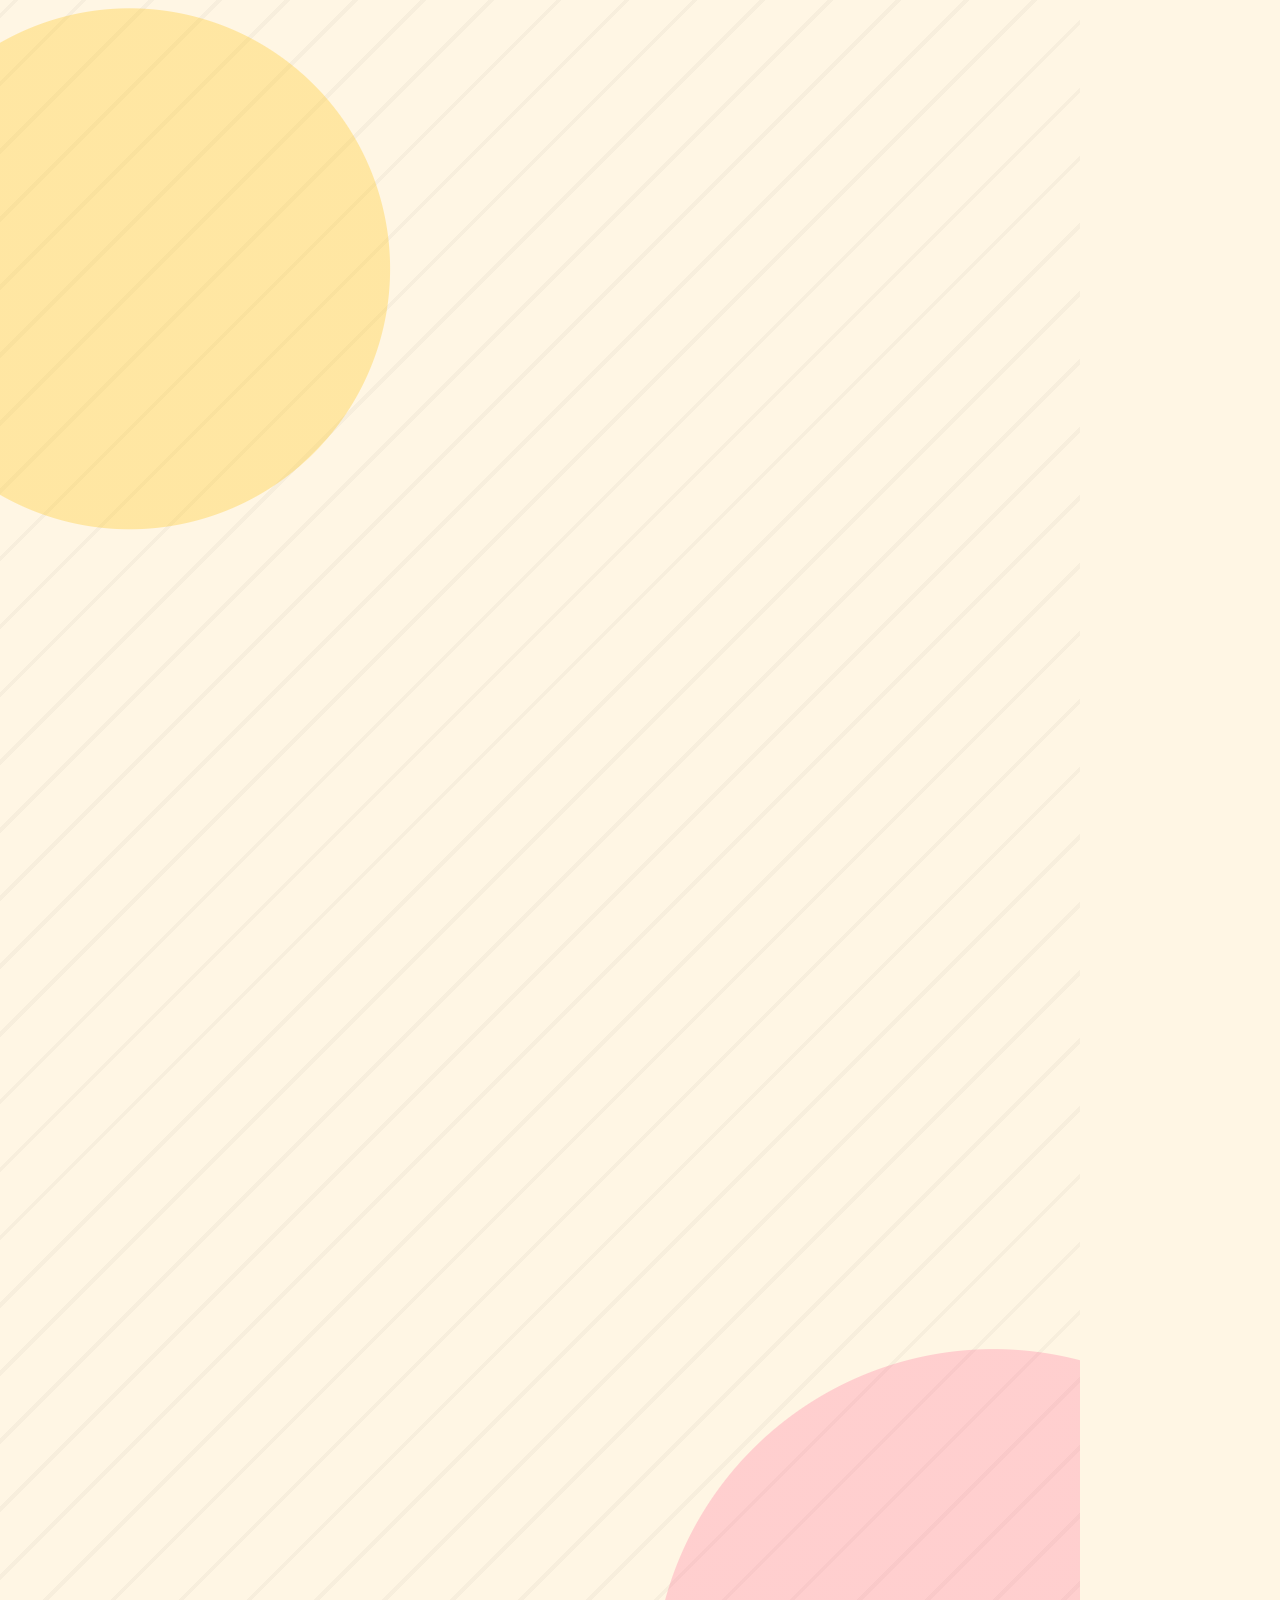
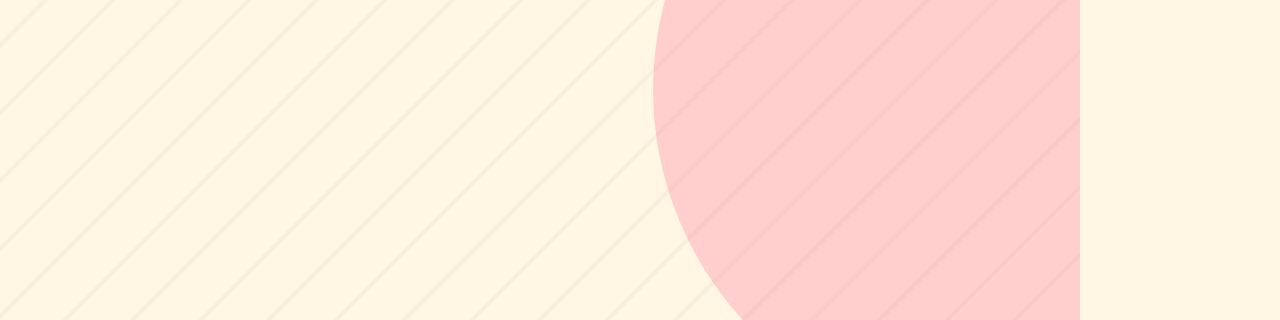
<file: promo/promo.html>
<!doctype html>
<html lang="ja">
<head>
<meta charset="utf-8">
<meta name="viewport" content="width=1080, initial-scale=1">
<title>GAME WORLD 宣伝動画</title>
<link rel="preconnect" href="https://fonts.googleapis.com">
<link rel="preconnect" href="https://fonts.gstatic.com" crossorigin>
<link rel="stylesheet" href="https://fonts.googleapis.com/css2?family=Dela+Gothic+One&family=M+PLUS+Rounded+1c:wght@500;800&display=swap">
<style>
/* 1080x1920 の縦型動画。ステッカー調（太い黒フチ＋ベタ影）でサイトと世界観を揃える。URL・ドメインは一切表示しない */
:root{
  --cream:#fff6e4; --tint:#ffe9c2; --ink:#2b1d14; --pink:#ff5a8f; --yolk:#ffc928; --mint:#3fcf9f; --sky:#4d9bff; --card:#fffdf7;
  --display:'Dela Gothic One','Hiragino Sans','Yu Gothic','IPAGothic',sans-serif;
  --body:'M PLUS Rounded 1c','Hiragino Maru Gothic ProN','IPAGothic',sans-serif;
}
*{box-sizing:border-box;margin:0;padding:0}
html,body{width:1080px;height:1920px;overflow:hidden;background:var(--cream);font-family:var(--body);font-weight:800;color:var(--ink)}
#stage{position:relative;width:1080px;height:1920px;overflow:hidden;
  background:
    radial-gradient(circle at 12% 14%,rgba(255,201,40,.35) 0 260px,transparent 261px),
    radial-gradient(circle at 92% 88%,rgba(255,90,143,.25) 0 340px,transparent 341px),
    repeating-linear-gradient(-45deg,transparent 0 44px,rgba(43,29,20,.035) 44px 48px),
    var(--cream)}
.scene{position:absolute;inset:0;display:flex;flex-direction:column;align-items:center;justify-content:center;padding:0 70px;opacity:0;visibility:hidden}
.scene.on{visibility:visible;opacity:1}
.scene.out{animation:sceneOut .35s ease-in forwards}
@keyframes sceneOut{to{opacity:0;transform:scale(.97)}}

/* アニメーション部品：.on の間だけ --d 秒遅れで再生 */
.a{opacity:0}
.on .a{animation:pop .55s cubic-bezier(.3,1.6,.55,1) both;animation-delay:var(--d,0s)}
.on .slide{animation:slide .6s cubic-bezier(.2,.9,.3,1) both;animation-delay:var(--d,0s)}
.on .fade{animation:fade .5s ease-out both;animation-delay:var(--d,0s)}
@keyframes pop{from{opacity:0;transform:scale(.4) rotate(-6deg)}to{opacity:1;transform:none}}
@keyframes slide{from{opacity:0;transform:translateY(120px)}to{opacity:1;transform:none}}
@keyframes fade{from{opacity:0}to{opacity:1}}

.big{font-family:var(--display);font-weight:400;line-height:1.3;text-align:center;letter-spacing:.01em}
.sticker{background:var(--card);border:8px solid var(--ink);border-radius:36px;box-shadow:0 14px 0 var(--ink)}
.tag{display:inline-block;padding:10px 30px;background:var(--ink);color:var(--cream);border-radius:999px;font-size:34px;letter-spacing:.18em}

/* 1: フック */
#s1 .l1{font-size:92px}
#s1 .l2{font-size:112px;color:var(--pink);-webkit-text-stroke:5px var(--ink);paint-order:stroke fill;text-shadow:8px 8px 0 var(--ink);margin-top:20px}
#s1 .emoji{font-size:260px;margin-top:60px;animation:none}
.on#s1 .emoji{animation:pop .55s cubic-bezier(.3,1.6,.55,1) both,sway 1.4s ease-in-out 1s infinite alternate;animation-delay:1.2s,1.8s}
@keyframes sway{from{transform:rotate(-8deg) translateY(0)}to{transform:rotate(8deg) translateY(16px)}}
#s1 .sub{font-size:48px;margin-top:50px;color:#6f5a48}

/* 2: ロゴ */
.logo-mark{display:grid;place-items:center;width:300px;height:300px;background:var(--yolk);border:12px solid var(--ink);border-radius:80px;box-shadow:0 20px 0 var(--ink);font-size:170px;transform:rotate(-8deg)}
#s2 .name{font-size:112px;margin-top:70px;line-height:1.1;white-space:nowrap}
#s2 .name b{font-weight:400;color:var(--pink)}
#s2 .copy{font-size:64px;margin-top:40px}
#s2 .desc{font-size:44px;margin-top:30px;color:#6f5a48;text-align:center;line-height:1.6}

/* 3: ゲームカード */
.h2{font-size:78px;margin-bottom:60px}
.cards{display:flex;flex-direction:column;gap:46px;width:100%}
.gcard{display:flex;align-items:center;gap:36px;padding:30px 36px}
.gthumb{display:grid;place-items:center;flex:0 0 190px;height:190px;border:7px solid var(--ink);border-radius:30px;font-size:110px}
.gcard h3{font-family:var(--display);font-weight:400;font-size:46px;line-height:1.25}
.gcard p{font-size:34px;color:#6f5a48;margin-top:8px}
.chips{display:flex;gap:12px;margin-top:14px;flex-wrap:wrap}
.chips span{padding:4px 18px;background:var(--tint);border-radius:12px;font-size:28px}
.newb{position:absolute;margin:-80px 0 0 -40px;padding:6px 22px;background:var(--yolk);border:6px solid var(--ink);border-radius:16px;font:400 32px/1.2 var(--display);transform:rotate(-8deg)}
#s3 .foot{margin-top:56px;font-size:56px;font-family:var(--display);font-weight:400;text-align:center;line-height:1.4}
#s3 .foot em{font-style:normal;color:var(--pink)}

/* 4: ランキング */
.rank{width:100%;display:flex;flex-direction:column;gap:34px}
.ritem{display:grid;grid-template-columns:100px 150px 1fr;align-items:center;gap:26px;padding:26px 34px}
.rno{display:grid;place-items:center;width:100px;height:100px;border:7px solid var(--ink);border-radius:50%;font:400 54px/1 var(--display)}
.r1 .rno{background:var(--yolk)}.r2 .rno{background:#d9dde3}.r3 .rno{background:#e7a46a}
.rthumb{display:grid;place-items:center;width:150px;height:150px;border:6px solid var(--ink);border-radius:26px;font-size:84px}
.rmain b{display:block;font:400 42px/1.25 var(--display)}
.rbar{position:relative;height:30px;margin-top:16px;background:var(--tint);border-radius:999px;overflow:hidden}
.rbar i{display:block;height:100%;width:0;background:var(--pink);border-radius:999px;transition:width 1.4s cubic-bezier(.2,.8,.2,1)}
.rcount{margin-top:10px;font:400 40px/1 var(--display);color:var(--pink)}
.rcount small{font:800 28px/1 var(--body);color:#6f5a48;margin-left:6px}
.toggle{display:flex;gap:16px;margin-bottom:40px}
.toggle span{padding:12px 40px;border:6px solid var(--ink);border-radius:999px;font-size:40px;background:var(--card)}
.toggle span.act{background:var(--ink);color:var(--cream)}
#s4 .foot{margin-top:50px;font-size:46px;color:#6f5a48;text-align:center;line-height:1.6}

/* 5: 登録3ステップ */
.steps{width:100%;display:flex;flex-direction:column;gap:50px}
.step{position:relative;display:flex;align-items:center;gap:36px;padding:44px 40px}
.sn{position:absolute;left:-18px;top:-34px;display:grid;place-items:center;width:84px;height:84px;border:7px solid var(--ink);border-radius:24px;color:#fff;font:400 48px/1 var(--display);transform:rotate(-8deg)}
.sico{font-size:120px;flex:0 0 150px;text-align:center}
.step h3{font-family:var(--display);font-weight:400;font-size:52px;line-height:1.25}
.step p{font-size:36px;color:#6f5a48;margin-top:8px;line-height:1.5}
#s5 .foot{margin-top:56px;display:flex;gap:18px;flex-wrap:wrap;justify-content:center}
#s5 .foot span{padding:12px 34px;background:var(--yolk);border:6px solid var(--ink);border-radius:999px;font-size:42px;box-shadow:0 8px 0 var(--ink)}

/* 6: クリエイターページ */
.cpanel{width:100%;padding:44px 44px 50px}
.cp-top{display:flex;align-items:center;gap:30px}
.cp-ava{display:grid;place-items:center;width:130px;height:130px;background:var(--yolk);border:7px solid var(--ink);border-radius:50%;font-size:70px}
.cp-top h3{font:400 56px/1.2 var(--display)}
.cp-top p{font-size:34px;color:#6f5a48}
.tiles{display:grid;grid-template-columns:repeat(3,1fr);gap:18px;margin-top:40px}
.tiles div{padding:20px 22px;background:var(--tint);border-radius:22px}
.tiles dt{font-size:28px;color:#6f5a48}
.tiles dd{font:400 54px/1.2 var(--display)}
.chart{display:grid;grid-template-columns:repeat(7,1fr);gap:16px;align-items:end;height:280px;margin-top:44px}
.chart i{display:block;height:0;background:var(--sky);border:6px solid var(--ink);border-radius:14px 14px 4px 4px;transition:height .9s cubic-bezier(.2,.9,.3,1)}
.chart i:last-child{background:var(--pink)}
.cap{display:flex;justify-content:space-between;margin-top:14px;font-size:30px;color:#6f5a48}
.cap b{color:var(--pink)}
.reacts{display:flex;gap:22px;margin-top:44px}
.reacts div{flex:1;display:flex;flex-direction:column;align-items:center;padding:22px 0 18px;background:var(--card);border:6px solid var(--ink);border-radius:26px;box-shadow:0 8px 0 var(--ink)}
.reacts .e{font-size:84px;line-height:1.1}
.reacts b{font:400 46px/1.2 var(--display)}
#s6 .h2{margin-bottom:46px}
#s6 .foot{margin-top:50px;font-size:54px;font-family:var(--display);font-weight:400;text-align:center;line-height:1.45}
#s6 .foot em{font-style:normal;color:var(--pink)}

/* 7: CTA */
#s7{background:var(--ink);color:var(--cream)}
#s7 .logo-mark{width:230px;height:230px;font-size:130px;border-radius:64px}
#s7 .cta1{font-size:92px;margin-top:70px;line-height:1.35}
#s7 .cta1 em{font-style:normal;color:var(--yolk)}
#s7 .btn{margin-top:70px;padding:44px 90px;background:var(--pink);color:#fff;border:10px solid var(--cream);border-radius:36px;box-shadow:0 16px 0 #000;font:400 78px/1.2 var(--display)}
.on#s7 .btn{animation:pop .55s cubic-bezier(.3,1.6,.55,1) both,beat 1s ease-in-out 1.5s infinite;animation-delay:1.3s,1.9s}
@keyframes beat{50%{transform:scale(1.06)}}
#s7 .tagline{margin-top:80px;font-size:50px;letter-spacing:.14em;color:var(--yolk)}
#s7 .wm{margin-top:24px;font:400 64px/1 var(--display)}
#s7 .wm b{font-weight:400;color:var(--pink)}
#scene-bg7{position:absolute;inset:0;background:var(--ink);opacity:0}
.confetti{position:absolute;top:-80px;font-size:70px;opacity:0;z-index:0}
#s7>:not(.confetti){position:relative;z-index:1}
.on .confetti{animation:fall 3.2s linear both;animation-delay:var(--d)}
@keyframes fall{0%{opacity:1;transform:translateY(0) rotate(0)}100%{opacity:1;transform:translateY(2100px) rotate(540deg)}}

/* 進行バー（装飾） */
#prog{position:absolute;left:0;bottom:0;height:14px;width:0;background:var(--pink);z-index:9}
</style>
</head>
<body>
<div id="stage">

  <!-- 1 フック -->
  <section class="scene" id="s1">
    <p class="big l1 a" style="--d:.1s">ゲーム、作ったのに</p>
    <p class="big l2 a" style="--d:.9s">誰にも遊んで<br>もらえない…？</p>
    <div class="emoji a" style="--d:1.6s">😢</div>
    <p class="big sub fade" style="--d:2.4s;font-weight:800;font-family:var(--body)">そんなあなたに</p>
  </section>

  <!-- 2 ロゴ -->
  <section class="scene" id="s2">
    <div class="logo-mark a" style="--d:.1s">🎮</div>
    <p class="big name a" style="--d:.5s">GAME<b>WORLD</b></p>
    <p class="big copy a" style="--d:1s">みんなのゲーム広場</p>
    <p class="desc slide" style="--d:1.6s">個人開発者がつくった<br>ちょっとヘンなミニゲームが集まる場所</p>
  </section>

  <!-- 3 ゲーム一覧 -->
  <section class="scene" id="s3">
    <p class="big h2 a" style="--d:0s">ブラウザで<span style="color:var(--pink)">すぐ遊べる</span></p>
    <div class="cards">
      <div class="sticker gcard slide" style="--d:.3s"><div class="gthumb" style="background:linear-gradient(135deg,#ff4d6d,#3a0ca3)">⏱️</div>
        <div><h3>30 SECOND<br>PANIC KING</h3><p>30秒を信じろ。外したら地獄。</p><div class="chips"><span>タイミング</span><span>パーティー</span></div></div></div>
      <div class="sticker gcard slide" style="--d:.8s"><div class="gthumb" style="background:linear-gradient(135deg,#ffc928,#7cc24a)">🥚</div>
        <div><h3>Golden Egg<br>Chase King</h3><p>牧場で金のタマゴを集めまくれ！</p><div class="chips"><span>アクション</span><span>カジュアル</span></div></div></div>
      <div class="sticker gcard slide" style="--d:1.3s"><div class="gthumb" style="background:linear-gradient(135deg,#ff5a8f,#2d1838)">🕯️</div>
        <div><h3>Fart Candle<br>King</h3><p>おならでロウソクを吹き消せ。</p><div class="chips"><span>おバカ</span><span>3か国語</span></div></div></div>
    </div>
    <p class="foot fade" style="--d:2.2s">登録なし・ダウンロードなし<br><em>タップして、すぐプレイ</em></p>
  </section>

  <!-- 4 ランキング -->
  <section class="scene" id="s4">
    <p class="big h2 a" style="--d:0s">🏆 人気ランキング</p>
    <div class="toggle fade" style="--d:.3s"><span class="act">今週</span><span>累計</span></div>
    <div class="rank">
      <div class="sticker ritem r1 slide" style="--d:.5s"><span class="rno">1</span><span class="rthumb" style="background:linear-gradient(135deg,#ff4d6d,#3a0ca3)">⏱️</span>
        <div class="rmain"><b>30 SECOND PANIC KING</b><div class="rbar"><i data-w="100"></i></div><div class="rcount">+<span data-count="248">0</span><small>回</small></div></div></div>
      <div class="sticker ritem r2 slide" style="--d:.9s"><span class="rno">2</span><span class="rthumb" style="background:linear-gradient(135deg,#ffc928,#7cc24a)">🥚</span>
        <div class="rmain"><b>Golden Egg Chase King</b><div class="rbar"><i data-w="72"></i></div><div class="rcount">+<span data-count="179">0</span><small>回</small></div></div></div>
      <div class="sticker ritem r3 slide" style="--d:1.3s"><span class="rno">3</span><span class="rthumb" style="background:linear-gradient(135deg,#ff5a8f,#2d1838)">🕯️</span>
        <div class="rmain"><b>Fart Candle King</b><div class="rbar"><i data-w="41"></i></div><div class="rcount">+<span data-count="102">0</span><small>回</small></div></div></div>
    </div>
    <p class="foot fade" style="--d:2.4s">新作も、伸びてる作品も<br>ちゃんと上位に入れる</p>
  </section>

  <!-- 5 登録 -->
  <section class="scene" id="s5">
    <p class="big h2 a" style="--d:0s">あなたのゲームも<br><span style="color:var(--pink)">3ステップ</span>で公開</p>
    <div class="steps">
      <div class="sticker step slide" style="--d:.4s"><span class="sn" style="background:var(--pink)">1</span><span class="sico">📝</span><div><h3>フォームに入力</h3><p>ゲーム名と説明を書くだけ。<br>カードのプレビューつき</p></div></div>
      <div class="sticker step slide" style="--d:1s"><span class="sn" style="background:var(--sky)">2</span><span class="sico">📮</span><div><h3>送信する</h3><p>画面の案内どおりに<br>ボタンを押すだけ</p></div></div>
      <div class="sticker step slide" style="--d:1.6s"><span class="sn" style="background:var(--mint)">3</span><span class="sico">🎉</span><div><h3>確認して公開！</h3><p>自動チェックのあと<br>管理者が確認します</p></div></div>
    </div>
    <div class="foot"><span class="a" style="--d:2.3s">公開済みのゲームでもOK</span><span class="a" style="--d:2.6s">ファイルでもOK</span><span class="a" style="--d:2.9s">無料</span></div>
  </section>

  <!-- 6 クリエイターページ -->
  <section class="scene" id="s6">
    <p class="big h2 a" style="--d:0s">📈 反応が<span style="color:var(--pink)">見える</span></p>
    <div class="sticker cpanel slide" style="--d:.3s">
      <div class="cp-top"><span class="cp-ava">👑</span><div><h3>あなたのページ</h3><p>作品ごとのプレイ数・順位・反応</p></div></div>
      <dl class="tiles">
        <div><dt>合計プレイ</dt><dd><span data-count="1286">0</span></dd></div>
        <div><dt>今週</dt><dd>+<span data-count="529">0</span></dd></div>
        <div><dt>最高順位</dt><dd><span data-count="1">0</span> 位</dd></div>
      </dl>
      <div class="chart" id="chart"><i data-h="30"></i><i data-h="44"></i><i data-h="38"></i><i data-h="62"></i><i data-h="55"></i><i data-h="82"></i><i data-h="100"></i></div>
      <div class="cap"><span>7日間のプレイ数</span><b>今日 +86・昨日 +71</b></div>
      <div class="reacts"><div><span class="e">😂</span><b data-count="64">0</b></div><div><span class="e">🔥</span><b data-count="38">0</b></div><div><span class="e">👍</span><b data-count="91">0</b></div></div>
    </div>
    <p class="foot fade" style="--d:2.6s">100プレイ達成は<br><em>GitHub の通知</em>でお知らせ！</p>
  </section>

  <!-- 7 CTA -->
  <section class="scene" id="s7">
    <span class="confetti" style="left:8%;--d:.2s">🎊</span><span class="confetti" style="left:24%;--d:.9s">⭐</span><span class="confetti" style="left:42%;--d:.4s">🎮</span>
    <span class="confetti" style="left:60%;--d:1.2s">🎉</span><span class="confetti" style="left:78%;--d:.6s">⭐</span><span class="confetti" style="left:90%;--d:1.5s">🎊</span>
    <div class="logo-mark a" style="--d:.1s">🎮</div>
    <p class="big cta1 a" style="--d:.5s">あなたのゲームも<br><em>ここに並べよう</em></p>
    <div class="btn">＋ ゲームを登録</div>
    <p class="big tagline fade" style="--d:2.2s">INDIE MINI GAME HUB</p>
    <p class="wm fade" style="--d:2.4s">GAME<b>WORLD</b></p>
  </section>

  <div id="prog"></div>
</div>

<script>
// シーン（秒）。合計 TOTAL 秒で終了
const SCENES = [["s1", 0, 4.2], ["s2", 4.2, 8.6], ["s3", 8.6, 15], ["s4", 15, 21.2], ["s5", 21.2, 27.4], ["s6", 27.4, 34.4], ["s7", 34.4, 40]];
window.TOTAL = 40;
const $ = (s) => document.querySelector(s);
function count(el, to, ms) {
  const t0 = performance.now();
  (function f(now) {
    const k = Math.min(1, (now - t0) / ms), e = 1 - Math.pow(1 - k, 3);
    el.textContent = Math.round(to * e).toLocaleString("ja-JP");
    if (k < 1) requestAnimationFrame(f);
  })(t0);
}
function enter(id) {
  const s = document.getElementById(id);
  s.classList.remove("out");
  s.classList.add("on");
  s.querySelectorAll("[data-w]").forEach((i) => setTimeout(() => (i.style.width = i.dataset.w + "%"), 900));
  s.querySelectorAll("[data-count]").forEach((c) => setTimeout(() => count(c, +c.dataset.count, 1400), id === "s4" ? 900 : 800));
  s.querySelectorAll("[data-h]").forEach((b, n) => setTimeout(() => (b.style.height = b.dataset.h + "%"), 900 + n * 110));
}
function leave(id) {
  const s = document.getElementById(id);
  s.classList.add("out");
  setTimeout(() => s.classList.remove("on", "out"), 380);
}
window.start = function () {
  const t0 = performance.now();
  SCENES.forEach(([id, a, b], i) => {
    setTimeout(() => enter(id), a * 1000);
    if (i < SCENES.length - 1) setTimeout(() => leave(id), b * 1000 - 380);
  });
  (function tick(now) {
    const k = Math.min(1, (now - t0) / (TOTAL * 1000));
    $("#prog").style.width = k * 100 + "%";
    if (k < 1) requestAnimationFrame(tick);
  })(t0);
};
</script>
</body>
</html>
</file>
<file: assets/style.css>
/* GAME WORLD — sticker-style arcade portal */
:root{
  --bg:#fff6e4;
  --bg-alt:#ffe9c2;
  --card:#fffdf7;
  --ink:#2b1d14;
  --muted:#6f5a48;
  --line:#2b1d14;
  --yolk:#ffc928;
  --pink:#ff5a8f;
  --mint:#3fcf9f;
  --sky:#4d9bff;
  --barn:#b3342b;
  --shadow:0 4px 0 var(--line);
  --shadow-lg:0 7px 0 var(--line);
  --display:'Dela Gothic One','Hiragino Sans','Yu Gothic',system-ui,sans-serif;
  --body:'M PLUS Rounded 1c','Hiragino Maru Gothic ProN','Yu Gothic',system-ui,sans-serif;
  --r:16px;
  color-scheme:light;
}
@media (prefers-color-scheme: dark){
  :root:not([data-theme="light"]){
    --bg:#1a1022; --bg-alt:#24162f; --card:#2d1838; --ink:#fff3e0; --muted:#c9b2d4; --line:#0b0610;
    color-scheme:dark;
  }
}
:root[data-theme="dark"]{
  --bg:#1a1022; --bg-alt:#24162f; --card:#2d1838; --ink:#fff3e0; --muted:#c9b2d4; --line:#0b0610;
  color-scheme:dark;
}

*,*::before,*::after{box-sizing:border-box}
html{scroll-behavior:smooth;scroll-padding-top:76px}
body{margin:0;background:var(--bg);color:var(--ink);font:500 16px/1.7 var(--body);-webkit-text-size-adjust:100%;overflow-x:hidden}
body.locked{overflow:hidden}
a{color:inherit}
img{max-width:100%;display:block}
code{font-family:ui-monospace,SFMono-Regular,Menlo,monospace;font-size:.88em;background:var(--bg-alt);padding:.1em .4em;border-radius:6px}
button,input,select,textarea{font:inherit;color:inherit}
:focus-visible{outline:3px solid var(--sky);outline-offset:2px}
.sr{position:absolute;width:1px;height:1px;overflow:hidden;clip:rect(0 0 0 0)}
.skip{position:absolute;left:-999px;top:8px;z-index:100;background:var(--yolk);color:#2b1d14;padding:8px 12px;border-radius:8px}
.skip:focus{left:8px}
.wrap{max-width:1180px;margin:0 auto;padding:0 max(16px,env(safe-area-inset-left))}

/* header */
.site-header{position:sticky;top:0;z-index:20;background:color-mix(in srgb,var(--bg) 88%,transparent);backdrop-filter:blur(10px);-webkit-backdrop-filter:blur(10px);border-bottom:3px solid var(--line)}
.header-in{display:flex;align-items:center;gap:16px;height:64px}
.logo{display:flex;align-items:center;gap:8px;text-decoration:none}
.logo-mark{display:grid;place-items:center;width:40px;height:40px;background:var(--yolk);border:3px solid var(--line);border-radius:12px;box-shadow:0 3px 0 var(--line);font-size:20px;transform:rotate(-6deg)}
.logo-text{font:400 22px/1 var(--display);letter-spacing:.02em}
.logo-text b{font-weight:400;color:var(--pink);margin-left:2px}
.logo-text.small{font-size:18px}
.nav{display:flex;gap:4px;margin-left:auto}
.nav a{text-decoration:none;font-weight:800;padding:6px 12px;border-radius:999px;white-space:nowrap}
.nav a:hover{background:var(--bg-alt)}
.icon-btn{display:grid;place-items:center;flex:0 0 40px;width:40px;height:40px;padding:0;background:var(--card);border:3px solid var(--line);border-radius:12px;box-shadow:0 3px 0 var(--line);cursor:pointer;text-decoration:none;font-size:17px;line-height:1}
.icon-btn:active{transform:translateY(2px);box-shadow:0 1px 0 var(--line)}
@media (max-width:640px){
  .nav a{padding:6px 8px;font-size:14px}
  .logo-text{font-size:18px}
  .logo-mark{width:34px;height:34px;font-size:17px}
}
@media (max-width:440px){ .nav a:not(.nav-cta){display:none} }
@media (min-width:441px) and (max-width:560px){ .nav a:nth-child(3){display:none} }

/* buttons */
.btn{display:inline-flex;align-items:center;gap:6px;justify-content:center;padding:12px 22px;background:var(--card);color:var(--ink);border:3px solid var(--line);border-radius:14px;box-shadow:var(--shadow);font:400 16px/1.2 var(--display);text-decoration:none;cursor:pointer;transition:transform .1s}
.btn:hover{transform:translateY(-2px);box-shadow:0 6px 0 var(--line)}
.btn:active{transform:translateY(3px);box-shadow:0 1px 0 var(--line)}
.btn-primary{background:var(--pink);color:#fff}
.btn-yolk{background:var(--yolk);color:#2b1d14}
.btn-sm{padding:6px 12px;font-size:13px;border-radius:10px;box-shadow:0 3px 0 var(--line)}

/* hero */
.hero{position:relative;overflow:hidden;border-bottom:3px solid var(--line);
  background:
    radial-gradient(circle at 12% 20%,color-mix(in srgb,var(--yolk) 35%,transparent) 0 120px,transparent 121px),
    radial-gradient(circle at 92% 85%,color-mix(in srgb,var(--pink) 25%,transparent) 0 160px,transparent 161px),
    repeating-linear-gradient(-45deg,transparent 0 22px,color-mix(in srgb,var(--ink) 4%,transparent) 22px 24px),
    var(--bg)}
.hero-in{display:grid;grid-template-columns:1.1fr .9fr;gap:40px;align-items:center;padding-block:56px 64px}
.eyebrow{display:inline-block;margin:0 0 12px;padding:4px 12px;background:var(--ink);color:var(--bg);border-radius:999px;font:800 12px/1.4 var(--body);letter-spacing:.18em}
.hero h1{margin:0;font:400 clamp(40px,7vw,76px)/1.12 var(--display);letter-spacing:.01em}
.hl{position:relative;display:inline-block;color:var(--pink);-webkit-text-stroke:2px var(--line);paint-order:stroke fill;text-shadow:4px 4px 0 var(--line)}
.lead{max-width:34em;margin:20px 0 28px;color:var(--muted);font-size:17px}
.hero-cta{display:flex;flex-wrap:wrap;gap:12px}
.stats{display:flex;gap:12px;margin:32px 0 0;padding:0}
.stats div{min-width:96px;padding:10px 16px;background:var(--card);border:3px solid var(--line);border-radius:14px;box-shadow:var(--shadow)}
.stats dt{font-size:12px;font-weight:800;color:var(--muted);letter-spacing:.1em}
.stats dd{margin:0;font:400 30px/1.1 var(--display);font-variant-numeric:tabular-nums}
.stats div:nth-child(1) dd{color:var(--pink)}
.stats div:nth-child(2) dd{color:var(--sky)}
.stats div:nth-child(3) dd{color:var(--mint)}

.hero-pick{position:relative}
.pick-card{position:relative;background:var(--card);border:3px solid var(--line);border-radius:22px;box-shadow:var(--shadow-lg);overflow:hidden;transform:rotate(2deg);transition:transform .25s}
.pick-card:hover{transform:rotate(0) translateY(-4px)}
.pick-label{position:absolute;top:14px;left:-6px;z-index:2;padding:6px 16px 6px 20px;background:var(--yolk);color:#2b1d14;border:3px solid var(--line);border-radius:0 10px 10px 0;font:400 14px/1 var(--display)}
.pick-card .thumb{aspect-ratio:16/10;font-size:110px}
.pick-info{padding:16px 20px 20px}
.pick-info h3{margin:0;font:400 24px/1.25 var(--display)}
.pick-info p{margin:6px 0 14px;color:var(--muted)}
@media (max-width:860px){
  .hero-in{grid-template-columns:1fr;padding-block:40px 48px}
  .pick-card{transform:none}
}
@media (max-width:440px){
  .stats{gap:8px}
  .stats div{min-width:0;flex:1;padding:8px 10px}
  .stats dd{font-size:24px}
  .hero-cta .btn{flex:1}
}

/* sections */
.section{padding:64px 0}
.section.alt{background:var(--bg-alt);border-block:3px solid var(--line)}
.sec-head{display:flex;flex-wrap:wrap;align-items:baseline;gap:8px 16px;margin-bottom:24px}
.sec-head h2{margin:0;display:flex;align-items:center;gap:12px;font:400 clamp(24px,4vw,34px)/1.2 var(--display)}
.tag-num{display:inline-grid;place-items:center;min-width:48px;height:36px;padding:0 8px;background:var(--ink);color:var(--bg);border-radius:10px;font-size:16px;transform:rotate(-4deg)}
.sec-sub{margin:0;color:var(--muted)}

/* toolbar */
.toolbar{display:flex;flex-wrap:wrap;gap:12px;align-items:center;margin-bottom:14px}
.search{flex:1 1 320px;display:flex;align-items:center;gap:8px;padding:0 14px;background:var(--card);border:3px solid var(--line);border-radius:14px;box-shadow:var(--shadow)}
.search input{flex:1;min-width:0;height:46px;border:0;background:none;outline:none;font-size:16px}
.tool-right{display:flex;gap:10px}
.select select{height:52px;padding:0 36px 0 14px;background:var(--card) url("data:image/svg+xml,%3Csvg xmlns='http://www.w3.org/2000/svg' width='12' height='8'%3E%3Cpath d='M1 1l5 5 5-5' stroke='%23888' stroke-width='2' fill='none'/%3E%3C/svg%3E") no-repeat right 14px center;border:3px solid var(--line);border-radius:14px;box-shadow:var(--shadow);font-weight:800;appearance:none;cursor:pointer}
.chip-btn{height:52px;padding:0 16px;background:var(--card);border:3px solid var(--line);border-radius:14px;box-shadow:var(--shadow);font-weight:800;cursor:pointer;white-space:nowrap}
.chip-btn[aria-pressed="true"]{background:var(--pink);color:#fff}
.chips{display:flex;flex-wrap:wrap;gap:8px;margin-bottom:24px}
.chip{padding:6px 14px;background:var(--card);border:2.5px solid var(--line);border-radius:999px;font-weight:800;font-size:14px;cursor:pointer;transition:transform .1s}
.chip:hover{transform:translateY(-2px)}
.chip[aria-pressed="true"]{background:var(--ink);color:var(--bg)}
.chip .n{margin-left:4px;opacity:.6;font-size:12px}
.active-filter{display:flex;align-items:center;gap:8px;margin:-12px 0 20px;font-weight:800}
.active-filter button{border:0;background:var(--bg-alt);border-radius:999px;padding:4px 12px;cursor:pointer;font-weight:800}
@media (max-width:640px){ .tool-right{flex:1} .select{flex:1} .select select{width:100%} }

/* grid & cards */
.grid{display:grid;grid-template-columns:repeat(auto-fill,minmax(260px,1fr));gap:24px}
.card{position:relative;display:flex;flex-direction:column;background:var(--card);border:3px solid var(--line);border-radius:var(--r);box-shadow:var(--shadow);overflow:hidden;cursor:pointer;transition:transform .15s,box-shadow .15s;text-align:left;padding:0}
.card:hover{transform:translateY(-5px) rotate(-.6deg);box-shadow:0 9px 0 var(--line)}
.card:active{transform:translateY(1px);box-shadow:0 2px 0 var(--line)}
.thumb{position:relative;display:grid;place-items:center;aspect-ratio:16/10;border-bottom:3px solid var(--line);font-size:72px;overflow:hidden;background:linear-gradient(135deg,var(--c1),var(--c2))}
.thumb::before{content:"";position:absolute;inset:0;background:repeating-linear-gradient(45deg,rgba(255,255,255,.08) 0 12px,transparent 12px 24px)}
.thumb .em{position:relative;filter:drop-shadow(0 6px 0 rgba(0,0,0,.25));transition:transform .3s}
.card:hover .thumb .em{transform:scale(1.15) rotate(-8deg)}
.thumb img{position:absolute;inset:0;width:100%;height:100%;object-fit:cover}
.thumb .ttl{position:absolute;left:10px;right:10px;bottom:8px;color:#fff;font:400 13px/1.2 var(--display);text-shadow:0 2px 0 rgba(0,0,0,.45);letter-spacing:.04em;white-space:nowrap;overflow:hidden;text-overflow:ellipsis}
.badge-new{position:absolute;top:10px;left:10px;z-index:1;padding:3px 10px;background:var(--yolk);color:#2b1d14;border:2.5px solid var(--line);border-radius:8px;font:400 12px/1.2 var(--display);transform:rotate(-6deg)}
.fav{position:absolute;top:8px;right:8px;z-index:2;display:grid;place-items:center;width:38px;height:38px;padding:0;background:var(--card);border:2.5px solid var(--line);border-radius:50%;box-shadow:0 2px 0 var(--line);font-size:17px;cursor:pointer;color:var(--muted);line-height:1}
.fav[aria-pressed="true"]{color:var(--pink)}
.fav:active{transform:scale(.9)}
.card-body{display:flex;flex-direction:column;gap:6px;padding:14px 16px 16px;flex:1}
.card-body h3{margin:0;font:400 18px/1.3 var(--display)}
.card-body .catch{margin:0;color:var(--muted);font-size:14px;line-height:1.55}
.meta{display:flex;flex-wrap:wrap;gap:6px;margin-top:auto;padding-top:8px;font-size:12px;font-weight:800}
.meta span{padding:2px 8px;background:var(--bg-alt);border-radius:6px}
.by{display:flex;align-items:center;gap:6px;font-size:13px;font-weight:800;color:var(--muted)}
.ava{display:inline-grid;place-items:center;width:24px;height:24px;border:2px solid var(--line);border-radius:50%;font-size:13px;background:var(--ac,var(--yolk))}

.card.placeholder{display:grid;place-items:center;min-height:300px;padding:24px;text-align:center;background:transparent;border-style:dashed;box-shadow:none;text-decoration:none}
.card.placeholder:hover{background:var(--card);box-shadow:var(--shadow)}
.placeholder .plus{display:grid;place-items:center;width:64px;height:64px;margin:0 auto 12px;background:var(--yolk);color:#2b1d14;border:3px solid var(--line);border-radius:50%;font:400 32px/1 var(--display)}
.placeholder h3{margin:0 0 4px;font:400 18px/1.3 var(--display)}
.placeholder p{margin:0;color:var(--muted);font-size:14px}
.empty{padding:40px;text-align:center;color:var(--muted);font-weight:800}

/* creators */
.creators{display:grid;grid-template-columns:repeat(auto-fill,minmax(280px,1fr));gap:20px}
.creator{display:flex;gap:16px;align-items:flex-start;padding:18px;background:var(--card);border:3px solid var(--line);border-radius:var(--r);box-shadow:var(--shadow);cursor:pointer;text-align:left;transition:transform .15s}
.creator:hover{transform:translateY(-3px)}
.creator .ava{width:60px;height:60px;flex:0 0 60px;font-size:30px;border-width:3px;box-shadow:0 3px 0 var(--line)}
.creator h3{margin:0;font:400 18px/1.3 var(--display)}
.creator p{margin:4px 0 8px;color:var(--muted);font-size:14px;line-height:1.55}
.creator .cnt{font-size:13px;font-weight:800}
.creator .cnt b{color:var(--pink)}
.creator.join{border-style:dashed;box-shadow:none;background:transparent;text-decoration:none}

/* submit */
.steps{display:grid;grid-template-columns:repeat(3,1fr);gap:20px;margin:0 0 32px;padding:0;list-style:none;counter-reset:s}
.steps li{position:relative;padding:28px 20px 20px;background:var(--card);border:3px solid var(--line);border-radius:var(--r);box-shadow:var(--shadow)}
.step-n{position:absolute;top:-18px;left:16px;display:grid;place-items:center;width:40px;height:40px;background:var(--pink);color:#fff;border:3px solid var(--line);border-radius:12px;font:400 20px/1 var(--display);transform:rotate(-8deg)}
.steps li:nth-child(2) .step-n{background:var(--sky)}
.steps li:nth-child(3) .step-n{background:var(--mint)}
.steps h3{margin:0 0 6px;font:400 18px/1.3 var(--display)}
.steps p{margin:0;color:var(--muted);font-size:14px}
@media (max-width:760px){ .steps{grid-template-columns:1fr;gap:28px} }

.card-box{padding:24px;background:var(--card);border:3px solid var(--line);border-radius:var(--r);box-shadow:var(--shadow)}
.nav a.nav-cta{background:var(--pink);color:#fff;border:2.5px solid var(--line);box-shadow:0 3px 0 var(--line)}
.nav a.nav-cta:hover{background:var(--pink);transform:translateY(-1px)}

/* registration */
.reg{display:grid;grid-template-columns:minmax(0,1.5fr) minmax(0,1fr);gap:28px;align-items:start}
.reg-form{display:flex;flex-direction:column;gap:14px}
.reg-form h3{margin:0;font:400 20px/1.3 var(--display)}
.reg-form label,.reg-form legend{display:flex;flex-direction:column;gap:4px;font-size:13px;font-weight:800;color:var(--muted)}
.reg-form em{font-style:normal;font-size:11px;color:var(--pink);margin-left:2px}
.reg-form legend{display:block;padding:0;margin-bottom:6px}
.reg-form fieldset{border:0;padding:0;margin:0;min-width:0}
.reg-form input:not([type=radio]):not([type=checkbox]):not([type=file]):not([type=color]),.reg-form textarea{width:100%;padding:10px 12px;background:var(--bg);border:2.5px solid var(--line);border-radius:10px;font-size:16px;font-weight:500;color:var(--ink)}
.reg-form input[aria-invalid=true],.reg-form textarea[aria-invalid=true]{border-color:var(--pink);background:color-mix(in srgb,var(--pink) 10%,var(--bg))}
.reg-form input[type=color]{width:100%;height:44px;padding:2px;background:var(--bg);border:2.5px solid var(--line);border-radius:10px;cursor:pointer}
.row2{display:grid;grid-template-columns:1fr 1fr;gap:12px}
.row3{display:grid;grid-template-columns:1fr 1fr 1fr;gap:12px;align-items:start}
.hint{margin:0;font-size:12px;color:var(--muted)}
.hint.center{text-align:center}
.seg{display:grid;grid-template-columns:1fr 1fr;gap:4px;padding:4px;background:var(--card);border:2.5px solid var(--line)!important;border-radius:14px}
.seg label{display:block;cursor:pointer;color:var(--ink)}
.seg input{position:absolute;opacity:0;pointer-events:none}
.seg span{display:block;padding:10px;border-radius:10px;text-align:center;font:400 14px/1.3 var(--display)}
.seg input:checked+span{background:var(--ink);color:var(--bg)}
.seg input:focus-visible+span{outline:3px solid var(--sky)}
.src-panel{display:flex;flex-direction:column;gap:6px}
.src-panel[hidden]{display:none}
.drop{position:relative;display:flex!important;flex-direction:column;align-items:center;gap:2px!important;padding:24px 16px;background:var(--bg);border:3px dashed var(--line);border-radius:14px;text-align:center;cursor:pointer;transition:background .15s}
.drop:hover,.drop.over{background:color-mix(in srgb,var(--yolk) 25%,var(--bg))}
.drop input{position:absolute;inset:0;opacity:0;cursor:pointer}
.drop-ico{font-size:36px}
.drop-main{font:400 15px/1.3 var(--display);color:var(--ink)}
.drop-sub{font-size:12px}
.file-status{padding:10px 14px;border:2.5px solid var(--line);border-radius:12px;font-size:14px;font-weight:800;background:var(--bg-alt)}
.file-status.ok{background:color-mix(in srgb,var(--mint) 22%,var(--card))}
.file-status.ng{background:color-mix(in srgb,var(--pink) 18%,var(--card))}
.file-status small{display:block;font-weight:500;color:var(--muted)}
.pills{display:flex;flex-wrap:wrap;gap:6px}
.pills label{flex-direction:row!important;align-items:center;gap:4px!important;padding:5px 12px;border:2px solid var(--line);border-radius:999px;cursor:pointer;color:var(--ink)!important;font-size:13px;background:var(--card)}
.pills input{margin:0;accent-color:var(--pink)}
.pills label:has(input:checked){background:var(--ink);color:var(--bg)!important}
.more{border:2.5px dashed var(--line);border-radius:12px;padding:10px 14px}
.more summary{cursor:pointer;font-weight:800;font-size:14px}
.more[open] summary{margin-bottom:10px}
.more[open]>*:not(summary){margin-top:10px}
.agree{flex-direction:row!important;align-items:flex-start;gap:8px!important;color:var(--ink)!important;font-size:14px!important}
.agree input{margin-top:4px;accent-color:var(--pink);width:18px;height:18px;flex:0 0 auto}
.form-errors{padding:12px 16px;background:color-mix(in srgb,var(--pink) 15%,var(--card));border:2.5px solid var(--pink);border-radius:12px;font-size:14px;font-weight:800}
.form-errors ul{margin:4px 0 0;padding-left:1.2em}
.btn-wide{width:100%;font-size:18px;padding:14px}
.reg-side{position:sticky;top:84px;display:flex;flex-direction:column;gap:16px}
.side-label{margin:0;font:400 14px/1 var(--display);color:var(--muted)}
.reg-preview .card{cursor:default}
.next h4{margin:0 0 10px;font:400 17px/1.3 var(--display)}
.next ol{margin:0 0 12px;padding-left:1.3em;font-size:14px}
.next li{margin-bottom:6px}
.next .btn{width:100%}
.next .btn+.btn{margin-top:8px}
.advanced{margin-top:28px;color:var(--muted);font-size:14px}
.advanced summary{cursor:pointer;font-weight:800}
@media (max-width:900px){
  .reg{grid-template-columns:1fr}
  .reg-side{position:static}
  .reg-preview{max-width:340px}
}
@media (max-width:560px){
  .row2,.row3{grid-template-columns:1fr}
  .card-box{padding:18px}
}

/* footer */
.site-footer{padding:32px 0 calc(32px + env(safe-area-inset-bottom));background:var(--ink);color:var(--bg)}
.footer-in{display:flex;flex-wrap:wrap;gap:16px;justify-content:space-between;align-items:flex-end}
.site-footer p{margin:4px 0 0;opacity:.75;font-size:14px}

/* modal */
.modal{width:min(720px,calc(100% - 32px));max-height:calc(100% - 32px);padding:0;background:var(--card);color:var(--ink);border:3px solid var(--line);border-radius:22px;box-shadow:0 10px 0 var(--line)}
.modal::backdrop{background:rgba(20,10,25,.6);backdrop-filter:blur(3px)}
.modal[open]{animation:pop .22s cubic-bezier(.3,1.6,.6,1)}
@keyframes pop{from{transform:scale(.9);opacity:0}}
.modal .thumb{aspect-ratio:21/9;font-size:96px}
.modal .x{position:absolute;top:12px;right:12px;z-index:3}
.d-body{padding:20px 24px 24px}
.d-body h2{margin:0;font:400 clamp(22px,4vw,30px)/1.25 var(--display)}
.d-body .catch{margin:4px 0 12px;font-weight:800;color:var(--pink)}
.d-body .desc{margin:0 0 16px;color:var(--muted)}
.d-specs{display:grid;grid-template-columns:repeat(auto-fit,minmax(130px,1fr));gap:8px;margin:0 0 20px;padding:0}
.d-specs div{padding:8px 12px;background:var(--bg-alt);border-radius:10px}
.d-specs dt{font-size:11px;font-weight:800;color:var(--muted);letter-spacing:.08em}
.d-specs dd{margin:0;font-weight:800;font-size:14px}
.d-actions{display:flex;flex-wrap:wrap;gap:10px}
.d-actions .btn-primary{flex:1 1 200px;font-size:18px}
.d-more h4{margin:24px 0 10px;font:400 15px/1.3 var(--display)}
.mini-list{display:flex;gap:10px;overflow-x:auto;padding-bottom:6px}
.mini{flex:0 0 150px;padding:0;background:var(--card);border:2.5px solid var(--line);border-radius:12px;overflow:hidden;cursor:pointer;text-align:left}
.mini .thumb{aspect-ratio:16/10;font-size:40px;border-bottom-width:2.5px}
.mini span{display:block;padding:6px 8px;font-size:12px;font-weight:800;white-space:nowrap;overflow:hidden;text-overflow:ellipsis}

/* player */
.player{position:fixed;inset:0;z-index:50;display:flex;flex-direction:column;background:#000}
.player[hidden]{display:none}
.player-bar{display:flex;align-items:center;gap:12px;padding:8px max(12px,env(safe-area-inset-left));padding-top:max(8px,env(safe-area-inset-top));background:var(--yolk);color:#2b1d14;border-bottom:3px solid #2b1d14}
.player-bar strong{flex:1;min-width:0;font:400 16px/1.2 var(--display);white-space:nowrap;overflow:hidden;text-overflow:ellipsis}
.player-bar .icon-btn{background:#fffdf7;color:#2b1d14;border-color:#2b1d14;box-shadow:0 3px 0 #2b1d14}
.player-actions{display:flex;gap:8px}
.player iframe{flex:1;width:100%;border:0;background:#000}

/* toast */
.toast{position:fixed;left:50%;bottom:calc(24px + env(safe-area-inset-bottom));z-index:60;padding:10px 18px;background:var(--ink);color:var(--bg);border-radius:999px;font-weight:800;transform:translate(-50%,120px);transition:transform .3s,visibility .3s;pointer-events:none;visibility:hidden}
.toast.show{transform:translate(-50%,0);visibility:visible}


/* P1: notes, draft, FAQ, GitHub guide, player hint */
.note{margin:2px 0 0;padding:8px 12px;background:color-mix(in srgb,var(--sky) 12%,var(--card));border-radius:10px;font-size:12.5px;line-height:1.6;color:var(--ink)}
.draft-bar{display:flex;flex-wrap:wrap;justify-content:space-between;align-items:center;gap:6px 12px}
.link-btn{padding:0;background:none;border:0;color:var(--muted);font-size:12px;font-weight:800;text-decoration:underline;cursor:pointer}
.link-btn:hover{color:var(--pink)}
.hint a{color:inherit;font-weight:800}
.faq{margin-top:32px;display:flex;flex-direction:column;gap:10px}
.faq-title{margin:0 0 4px;font:400 20px/1.3 var(--display)}
.faq details{background:var(--card);border:2.5px solid var(--line);border-radius:12px;padding:0 16px}
.faq summary{position:relative;padding:12px 28px 12px 0;cursor:pointer;font-weight:800;list-style:none}
.faq summary::-webkit-details-marker{display:none}
.faq summary::after{content:"＋";position:absolute;right:0;top:50%;transform:translateY(-50%);font:400 16px/1 var(--display);color:var(--pink)}
.faq details[open] summary::after{content:"－"}
.faq details p{margin:0 0 14px;color:var(--muted);font-size:14px;line-height:1.75}
.faq details p a{color:var(--ink);font-weight:800}

.gh-guide{margin:4px 0 14px}
.gh-guide p.cap{margin:0 0 8px;font-size:12px;font-weight:800;color:var(--muted)}
.gh-mock{position:relative;padding:12px;background:#ffffff;color:#1f2328;border:2px solid #d0d7de;border-radius:10px;font:500 11px/1.4 -apple-system,"Segoe UI","Hiragino Sans",sans-serif}
.gh-top{display:flex;align-items:center;gap:6px;padding-bottom:8px;margin-bottom:8px;border-bottom:1px solid #d0d7de;font-weight:700}
.gh-top i{width:14px;height:14px;border-radius:50%;background:#1f2328;display:inline-block}
.gh-f{margin-bottom:7px}
.gh-f b{display:block;margin-bottom:2px;font-size:10.5px}
.gh-f>span{display:block;padding:4px 6px;background:#f6f8fa;border:1px solid #d0d7de;border-radius:5px;color:#59636e;white-space:nowrap;overflow:hidden;text-overflow:ellipsis}
.gh-f>span.ok::before{content:"✓ ";color:#1a7f37;font-weight:700}
.gh-f.gh-drop>span{padding:10px 6px;border:2px dashed #e8457a;background:#fff0f5;color:#b3264f;font-weight:700;text-align:center}
.gh-f.chk>span{background:none;border:0;padding:0;color:#1f2328}
.gh-btn{display:inline-block;margin-top:2px;padding:5px 12px;background:#1f883d;color:#fff;border-radius:6px;font-weight:700}
.gh-mock .mk{display:inline-grid;vertical-align:middle;margin-left:6px;place-items:center;width:22px;height:22px;background:#e8457a;color:#fff;border:2px solid #2b1d14;border-radius:50%;font:400 12px/1 var(--display);box-shadow:0 2px 0 #2b1d14}
.gh-dim{opacity:.45}

.player-hint{display:flex;flex-wrap:wrap;align-items:center;justify-content:center;gap:4px 10px;padding:6px 12px;background:#2b1d14;color:#fff3e0;font-size:13px;font-weight:800}
.player-hint[hidden]{display:none}
.player-hint a{color:#ffc928}
.ext-badge{display:inline-block;margin-left:8px;padding:1px 8px;border:2px solid var(--line);border-radius:6px;background:var(--bg-alt);font:800 11px/1.5 var(--body);vertical-align:4px}


/* ranking & plays */
.rank-sec{padding-bottom:16px}
.rank-sec+.section{padding-top:40px}
.ranking{display:grid;grid-template-columns:repeat(auto-fit,minmax(min(100%,340px),1fr));gap:12px;margin:0;padding:0;list-style:none}
.rank-msg{grid-column:1/-1;padding:18px;background:var(--card);border:2.5px dashed var(--line);border-radius:14px;color:var(--muted);font-weight:800;text-align:center}
.rank-item{display:grid;grid-template-columns:auto auto minmax(0,1fr) auto;align-items:center;gap:12px;padding:12px 16px 12px 12px;background:var(--card);border:3px solid var(--line);border-radius:16px;box-shadow:var(--shadow);cursor:pointer;transition:transform .15s}
.rank-item:hover{transform:translateY(-3px)}
.rank-item.r1{grid-column:1/-1;background:color-mix(in srgb,var(--yolk) 30%,var(--card))}
.rank-no{display:grid;place-items:center;width:38px;height:38px;border:3px solid var(--line);border-radius:50%;background:var(--bg-alt);font:400 18px/1 var(--display);font-variant-numeric:tabular-nums}
.r1 .rank-no{background:#ffc928;color:#2b1d14;width:46px;height:46px;font-size:22px}
.r2 .rank-no{background:#d9dde3;color:#2b1d14}
.r3 .rank-no{background:#e7a46a;color:#2b1d14}
.rank-thumb{display:grid;place-items:center;width:56px;height:56px;border:2.5px solid var(--line);border-radius:12px;background:linear-gradient(135deg,var(--c1),var(--c2));font-size:28px}
.r1 .rank-thumb{width:72px;height:72px;font-size:38px}
.rank-main{display:flex;flex-direction:column;gap:2px;min-width:0}
.rank-main b{font:400 16px/1.3 var(--display);overflow:hidden;display:-webkit-box;-webkit-line-clamp:2;-webkit-box-orient:vertical;overflow-wrap:anywhere}
.r1 .rank-main b{font-size:20px}
.rank-main small{font-size:12px;font-weight:800;color:var(--muted)}
.rank-bar{display:block;height:8px;margin-top:4px;background:var(--bg-alt);border-radius:999px;overflow:hidden}
.rank-bar i{display:block;height:100%;background:var(--pink);border-radius:999px;transition:width .6s}
.rank-count{font:400 22px/1 var(--display);font-variant-numeric:tabular-nums;text-align:right;white-space:nowrap}
.rank-count small{margin-left:2px;font:800 11px/1 var(--body);color:var(--muted)}
.r1 .rank-count{font-size:28px;color:var(--pink)}
.meta .plays{background:color-mix(in srgb,var(--pink) 16%,var(--card))}
.d-report{margin:16px 0 0;font-size:12px}
.d-report a{color:var(--muted);font-weight:800}
@media (max-width:440px){
  .rank-item{gap:10px;padding:10px 12px 10px 10px}
  .rank-thumb{width:44px;height:44px;font-size:22px}
  .r1 .rank-thumb{width:52px;height:52px;font-size:28px}
  .rank-count{font-size:18px}
  .r1 .rank-count{font-size:22px}
  .r1 .rank-main b{font-size:17px}
}


/* reactions */
.link-inline{padding:0;background:none;border:0;font:inherit;font-weight:800;color:var(--ink);text-decoration:underline;text-underline-offset:3px;cursor:pointer;text-align:left}
.link-inline:hover{color:var(--pink)}
.react{margin-top:18px;padding:14px 16px;background:var(--bg-alt);border-radius:14px}
.react.pulse{animation:pulse 1.2s ease-out 2}
@keyframes pulse{0%{box-shadow:0 0 0 0 color-mix(in srgb,var(--pink) 60%,transparent)}100%{box-shadow:0 0 0 14px transparent}}
.react-q{margin:0 0 10px;font:400 15px/1.4 var(--display)}
.react-q small{display:block;margin-top:2px;font:800 12px/1.4 var(--body);color:var(--muted)}
.react-btns{display:grid;grid-template-columns:repeat(3,1fr);gap:8px}
.react-btn{display:flex;flex-direction:column;align-items:center;gap:2px;padding:10px 6px 8px;background:var(--card);color:var(--ink);border:2.5px solid var(--line);border-radius:12px;box-shadow:0 3px 0 var(--line);cursor:pointer;font:inherit;transition:transform .1s}
.react-btn:hover:not(:disabled){transform:translateY(-2px)}
.react-btn:active:not(:disabled){transform:translateY(2px);box-shadow:0 1px 0 var(--line)}
.react-btn .e{font-size:26px;line-height:1.1}
.react-btn .l{font-size:12px;font-weight:800;color:var(--muted)}
.react-btn b{font:400 16px/1.2 var(--display);font-variant-numeric:tabular-nums}
.react-btn[aria-pressed="true"]{background:color-mix(in srgb,var(--pink) 18%,var(--card));cursor:default;box-shadow:0 1px 0 var(--line);transform:translateY(2px)}
.react-btn[aria-pressed="true"] .l::after{content:" ✓"}

/* creator page */
.creator-modal{width:min(760px,calc(100% - 32px))}
.creator-modal .modal-body{padding:24px}
.creator-modal .x{position:absolute;top:12px;right:12px}
.cp-head{display:flex;gap:16px;align-items:flex-start;padding-right:48px}
.cp-ava{width:72px!important;height:72px!important;flex:0 0 72px;font-size:38px!important;border-width:3px!important;box-shadow:0 3px 0 var(--line)}
.cp-id{min-width:0}
.cp-kicker{margin:0;font-size:11px;font-weight:800;letter-spacing:.14em;color:var(--muted)}
.cp-id h2{margin:2px 0 0;font:400 clamp(22px,4vw,28px)/1.25 var(--display);overflow-wrap:anywhere}
.cp-bio{margin:6px 0 0;color:var(--muted);font-size:14px}
.cp-link{display:inline-block;margin-top:6px;font-size:13px;font-weight:800}
.cp-stats{display:grid;grid-template-columns:repeat(auto-fit,minmax(110px,1fr));gap:8px;margin:20px 0 0;padding:0}
.cp-stats div{padding:10px 12px;background:var(--bg-alt);border-radius:12px}
.cp-stats dt{font-size:11px;font-weight:800;color:var(--muted);letter-spacing:.06em}
.cp-stats dd{margin:0;font:400 22px/1.2 var(--display);font-variant-numeric:tabular-nums}
.cp-games{display:flex;flex-direction:column;gap:10px;margin:18px 0 0;padding:0;list-style:none}
.cp-game{display:grid;grid-template-columns:auto minmax(0,1fr) auto;gap:12px;align-items:center;padding:10px 12px;background:var(--card);border:2.5px solid var(--line);border-radius:14px}
.cp-thumb{display:grid;place-items:center;width:56px;height:56px;padding:0;border:2.5px solid var(--line);border-radius:12px;background:linear-gradient(135deg,var(--c1),var(--c2));font-size:28px;cursor:pointer}
.cp-main{min-width:0}
.cp-title{padding:0;background:none;border:0;color:var(--ink);font:400 16px/1.3 var(--display);text-align:left;cursor:pointer;overflow-wrap:anywhere}
.cp-title:hover{color:var(--pink)}
.cp-meta{display:flex;flex-wrap:wrap;gap:4px 12px;margin:4px 0 0;font-size:12.5px;font-weight:800;color:var(--muted);font-variant-numeric:tabular-nums}
.cp-meta .hot{color:var(--pink)}
.cp-note{margin:16px 0 0;font-size:12px;color:var(--muted)}
.cp-actions{display:flex;flex-wrap:wrap;gap:10px;margin-top:14px}
@media (max-width:520px){
  .creator-modal .modal-body{padding:18px}
  .cp-ava{width:56px!important;height:56px!important;flex-basis:56px;font-size:30px!important}
  .cp-game{grid-template-columns:auto minmax(0,1fr)}
  .cp-game .btn{grid-column:1/-1}
  .cp-actions .btn{flex:1 1 100%}
}


/* trends */
.rank-tabs{display:flex;gap:8px;margin:-8px 0 16px}
.trend-box{margin-top:-4px;margin-bottom:20px;padding:14px 16px;background:var(--bg-alt);border-radius:14px}
.trend-head{display:flex;flex-wrap:wrap;justify-content:space-between;align-items:baseline;gap:4px 12px;margin-bottom:8px}
.trend-head h4{margin:0;font:400 15px/1.3 var(--display)}
.trend-head span{font-size:13px;font-weight:800;color:var(--pink);font-variant-numeric:tabular-nums}
.trend-empty{margin:0;font-size:13px;color:var(--muted)}
.trend{display:grid;grid-template-columns:repeat(7,1fr);gap:6px;align-items:end;height:120px}
.tbar{position:relative;display:flex;flex-direction:column;justify-content:flex-end;align-items:center;height:100%;min-width:0}
.tbar i{display:block;width:100%;max-width:36px;background:color-mix(in srgb,var(--sky) 70%,var(--card));border:2px solid var(--line);border-radius:6px 6px 2px 2px;min-height:2px}
.tbar.is-today i{background:var(--pink)}
.tbar.is-none i{border-style:dashed;background:transparent}
.tbar em{font-style:normal;font-size:11px;font-weight:800;line-height:1.4;font-variant-numeric:tabular-nums}
.tbar small{margin-top:4px;font-size:11px;font-weight:800;color:var(--muted)}
.tbar.is-today small{color:var(--pink)}
.trend.compact{height:30px;gap:3px;width:112px}
.trend.compact .tbar i{border-width:1.5px;border-radius:3px 3px 1px 1px}
.cp-trend{display:flex;align-items:flex-end;gap:10px;margin-top:6px;font-size:12px;font-weight:800;color:var(--pink);font-variant-numeric:tabular-nums}

@media (prefers-reduced-motion:reduce){
  *,*::before,*::after{animation:none!important;transition:none!important}
  html{scroll-behavior:auto}
}
</file>
